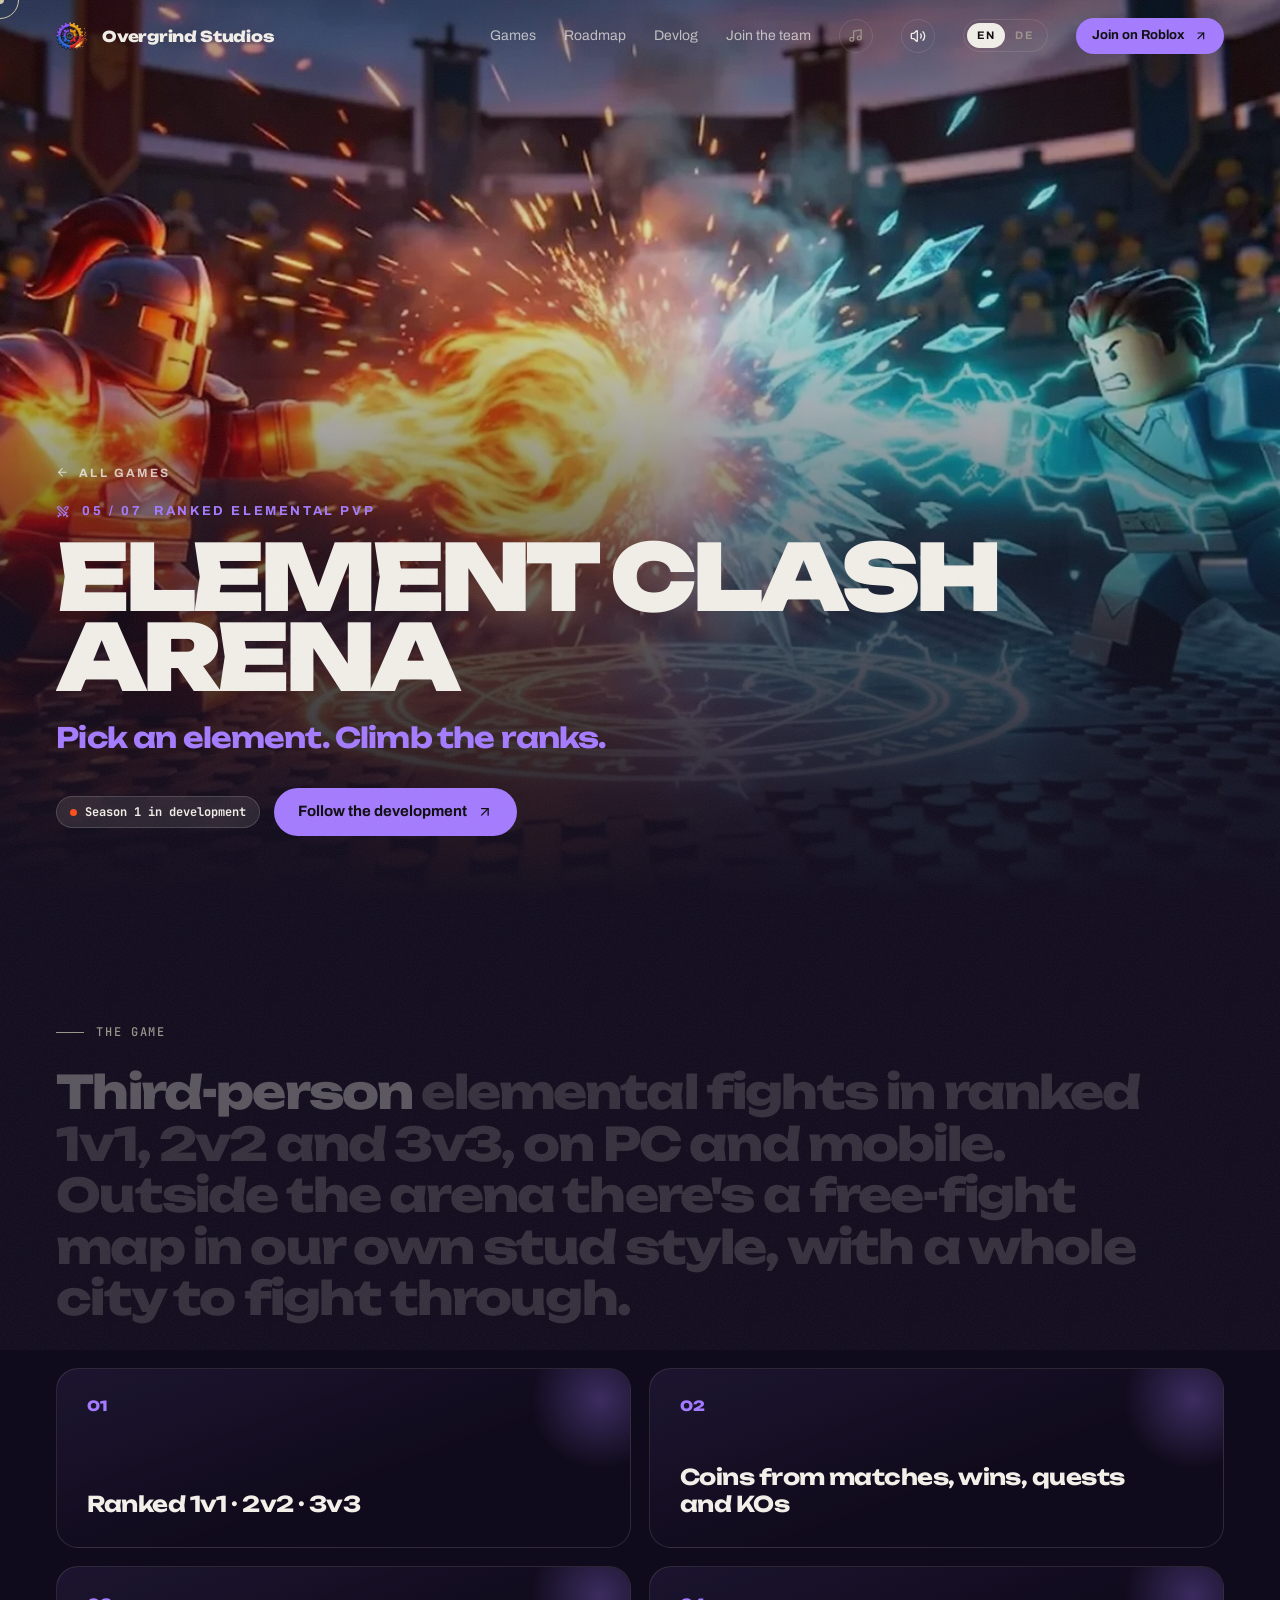
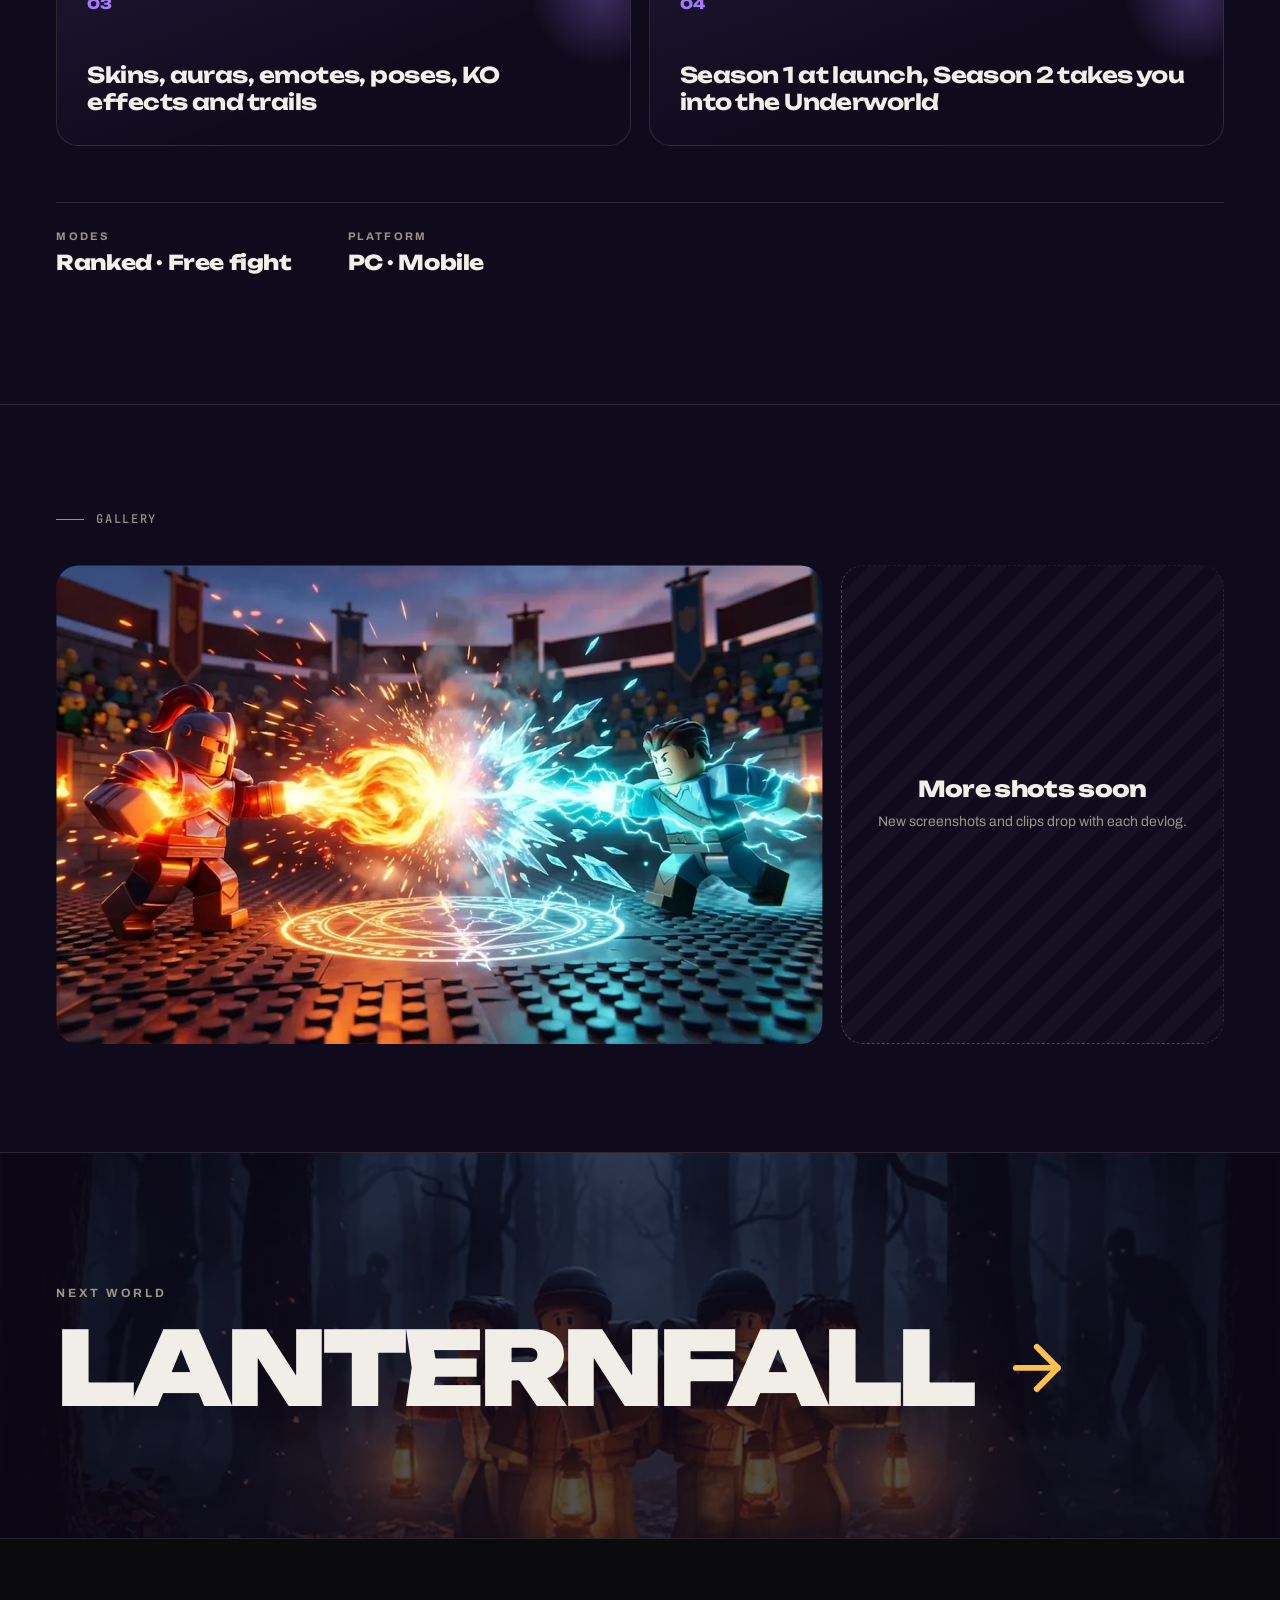
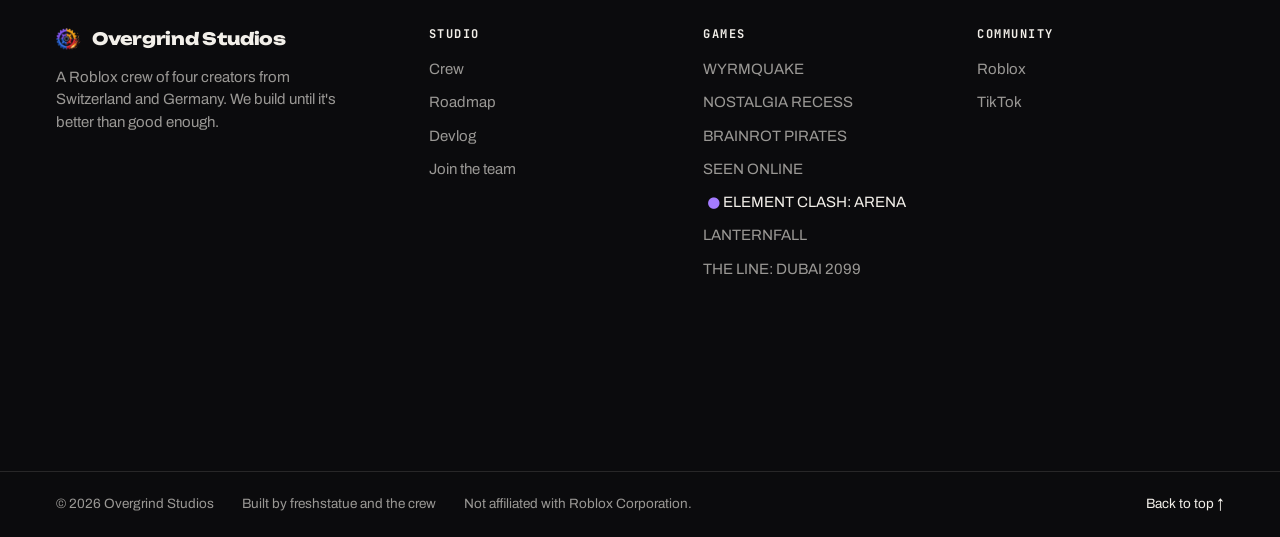
<file: games/clash/index.html>
<!DOCTYPE html>
<html lang="en">
<head>
<meta charset="utf-8">
<meta name="viewport" content="width=device-width, initial-scale=1">
<title>ELEMENT CLASH: ARENA · Overgrind Studios</title>
<meta name="description" content="Third-person elemental fights in ranked 1v1, 2v2 and 3v3, on PC and mobile. Outside the arena there&#x27;s a free-fight map in our own stud style, with a whole city to fight through.">
<meta name="theme-color" content="#100B1C">
<link rel="icon" type="image/png" href="../../icon.png">
<link rel="canonical" href="https://overgrindstudio.click/games/clash/">
<meta property="og:type" content="website">
<meta property="og:site_name" content="Overgrind Studios">
<meta property="og:title" content="ELEMENT CLASH: ARENA · Overgrind Studios">
<meta property="og:description" content="Pick an element. Climb the ranks.">
<meta property="og:url" content="https://overgrindstudio.click/games/clash/">
<meta property="og:image" content="https://overgrindstudio.click/assets/games/clash.jpg">
<meta name="twitter:card" content="summary_large_image">
<script type="application/ld+json">{"@context": "https://schema.org", "@type": "VideoGame", "name": "ELEMENT CLASH: ARENA", "genre": "Ranked elemental PvP", "description": "Third-person elemental fights in ranked 1v1, 2v2 and 3v3, on PC and mobile. Outside the arena there's a free-fight map in our own stud style, with a whole city to fight through.", "gamePlatform": "Roblox", "image": "https://overgrindstudio.click/assets/games/clash.jpg", "publisher": {"@type": "Organization", "name": "Overgrind Studios"}}</script>
<link rel="preload" href="../../assets/fonts/unbounded.woff2" as="font" type="font/woff2" crossorigin>
<link rel="preload" href="../../assets/fonts/archivo.woff2" as="font" type="font/woff2" crossorigin>
<link rel="stylesheet" href="../../assets/site.css?v=b741c971">
<style>:root{--bg:#100B1C;--accent:#A47BFF}</style>
</head>
<body class="game-page" data-key="clash">
<div class="grain" aria-hidden="true"></div>
<svg width="0" height="0" style="position:absolute" aria-hidden="true"><filter id="liquid" x="-10%" y="-10%" width="120%" height="120%"><feTurbulence id="liquid-t" type="fractalNoise" baseFrequency="0.012 0.03" numOctaves="2" seed="7"/><feDisplacementMap id="liquid-d" in="SourceGraphic" scale="0" xChannelSelector="R" yChannelSelector="G"/></filter></svg>
<div class="cur" aria-hidden="true"><div class="dot"></div><div class="ring"><span data-i18n="cur">VIEW</span></div></div>

<header class="nav">
  <div class="wrap">
    <a class="brand" href="../../" aria-label="Overgrind Studios home"><img class="og-logo" src="../../assets/logo/emblem-128.png" width="34" height="28" alt="" aria-hidden="true">Overgrind Studios</a>
    <nav class="links" aria-label="Main">
      <a href="../../#worlds" data-i18n="n.games">Games</a>
      <a href="../../#road" data-i18n="n.road">Roadmap</a>
      <a href="../../#devlog" data-i18n="n.devlog">Devlog</a>
      <a href="../../#apply" data-i18n="n.apply">Join the team</a>
      <button class="gs-badge" type="button" hidden aria-label="Golden studs found"><i class="gs-ico"></i><b>0/10</b></button>
      <button class="nav-music" type="button" aria-pressed="false" aria-label="Ambient music on or off" title="Music"><svg class="i" viewBox="0 0 24 24" aria-hidden="true"><path d="M9 18V5l12-2v13"/><circle cx="6" cy="18" r="3"/><circle cx="18" cy="16" r="3"/></svg><span class="eq" aria-hidden="true"><i></i><i></i><i></i></span></button>
      <button class="nav-mute" type="button" aria-pressed="true" aria-label="Sound on or off"><svg class="i" viewBox="0 0 24 24" aria-hidden="true"><path d="M11 4.7a.7.7 0 0 0-1.2-.5L6.4 7.6A1.4 1.4 0 0 1 5.4 8H3a1 1 0 0 0-1 1v6a1 1 0 0 0 1 1h2.4a1.4 1.4 0 0 1 1 .4l3.4 3.4a.7.7 0 0 0 1.2-.5z"/><path d="M16 9a5 5 0 0 1 0 6"/><path d="M19.4 18.4a9 9 0 0 0 0-12.8"/></svg><svg class="i" viewBox="0 0 24 24" aria-hidden="true"><path d="M11 4.7a.7.7 0 0 0-1.2-.5L6.4 7.6A1.4 1.4 0 0 1 5.4 8H3a1 1 0 0 0-1 1v6a1 1 0 0 0 1 1h2.4a1.4 1.4 0 0 1 1 .4l3.4 3.4a.7.7 0 0 0 1.2-.5z"/><line x1="22" x2="16" y1="9" y2="15"/><line x1="16" x2="22" y1="9" y2="15"/></svg></button>
      <div class="lang" role="group" aria-label="Language"><button data-lang="en" class="on">EN</button><button data-lang="de">DE</button></div>
      <a class="btn fire sm" href="https://www.roblox.com/communities/1068137339/Overgrind-Studios" target="_blank" rel="noopener"><span data-i18n="n.cta">Join on Roblox</span><svg class="i" viewBox="0 0 24 24" aria-hidden="true"><path d="M7 7h10v10"/><path d="M7 17 17 7"/></svg></a>
    </nav>
  </div>
</header>

<main id="top">
<section class="gp-hero">
  <div class="bgimg" aria-hidden="true"><img src="../../assets/games/clash.webp" alt=""></div>
  <div class="wrap">
    <a class="crumb" href="../../#worlds"><svg class="i" viewBox="0 0 24 24" aria-hidden="true"><path d="M5 12h14"/><path d="m12 5 7 7-7 7"/></svg><span data-i18n="gp.back">All games</span></a>
    <div class="gen"><svg class="i" viewBox="0 0 24 24" aria-hidden="true"><polyline points="14.5 17.5 3 6 3 3 6 3 17.5 14.5"/><line x1="13" x2="19" y1="19" y2="13"/><line x1="16" x2="20" y1="16" y2="20"/><line x1="19" x2="21" y1="21" y2="19"/><polyline points="14.5 6.5 18 3 21 3 21 6 17.5 9.5"/><line x1="5" x2="9" y1="14" y2="18"/><line x1="7" x2="4" y1="17" y2="20"/><line x1="3" x2="5" y1="19" y2="21"/></svg><span>05 / 07</span><span data-i18n="g.clash.genre">Ranked elemental PvP</span></div>
    <h1 style="--n:13"><span class="ln"><span>ELEMENT CLASH</span></span><span class="ln"><span>ARENA</span></span></h1>
    <p class="tg" data-i18n="g.clash.tag">Pick an element. Climb the ranks.</p>
    <div class="row">
      <span class="chip dev"><i></i><span data-i18n="g.clash.status">Season 1 in development</span></span>
      <a class="btn fire mag" href="https://www.roblox.com/communities/1068137339/Overgrind-Studios" target="_blank" rel="noopener"><span data-i18n="gp.follow">Follow the development</span><svg class="i" viewBox="0 0 24 24" aria-hidden="true"><path d="M7 7h10v10"/><path d="M7 17 17 7"/></svg></a>
    </div>
  </div>
</section>

<section class="pitch">
  <div class="wrap">
    <div class="kicker" data-i18n="gp.k1">The game</div>
    <p id="pitch" data-i18n="g.clash.desc">Third-person elemental fights in ranked 1v1, 2v2 and 3v3, on PC and mobile. Outside the arena there&#x27;s a free-fight map in our own stud style, with a whole city to fight through.</p>
    <div class="feat-grid"><div class="feat"><b>01</b><p data-i18n="g.clash.f0">Ranked 1v1 · 2v2 · 3v3</p></div><div class="feat"><b>02</b><p data-i18n="g.clash.f1">Coins from matches, wins, quests and KOs</p></div><div class="feat"><b>03</b><p data-i18n="g.clash.f2">Skins, auras, emotes, poses, KO effects and trails</p></div><div class="feat"><b>04</b><p data-i18n="g.clash.f3">Season 1 at launch, Season 2 takes you into the Underworld</p></div></div>
    <div class="facts-strip"><div><small data-i18n="g.clash.fl0">Modes</small><b data-i18n="g.clash.fv0">Ranked · Free fight</b></div><div><small data-i18n="g.clash.fl1">Platform</small><b data-i18n="g.clash.fv1">PC · Mobile</b></div></div>
  </div>
</section>

<section class="gallery">
  <div class="wrap">
    <div class="kicker" data-i18n="gp.k2">Gallery</div>
    <div class="gal">
      <figure data-cursor><img src="../../assets/games/clash.webp" srcset="../../assets/games/clash-800.webp 800w, ../../assets/games/clash.webp 1600w" sizes="(max-width: 860px) 92vw, 64vw" width="1600" height="900" alt="ELEMENT CLASH: ARENA key art" loading="lazy" decoding="async"></figure>
      <figure class="soon"><div><b data-i18n="gp.soon">More shots soon</b><span data-i18n="gp.soonp">New screenshots and clips drop with each devlog.</span></div></figure>
    </div>
  </div>
</section>

<a class="next" href="../lantern/" style="--next:#FFC34D">
  <div class="bgimg" aria-hidden="true"><img src="../../assets/games/lantern-800.webp" alt="" loading="lazy"></div>
  <div class="wrap"><small data-i18n="gp.next">Next world</small><b>LANTERNFALL<svg class="i" viewBox="0 0 24 24" aria-hidden="true"><path d="M5 12h14"/><path d="m12 5 7 7-7 7"/></svg></b></div>
</a>
</main>

<footer class="ft">
  <div class="wrap ft-top">
    <div class="ft-col ft-about">
      <span class="ft-brand"><img src="../../assets/logo/emblem-128.png" alt="" aria-hidden="true" width="26" height="22">Overgrind Studios</span>
      <p data-i18n="ft.about">A Roblox crew of four creators from Switzerland and Germany. We build until it's better than good enough.</p>
    </div>
    <nav class="ft-col" aria-label="Studio"><b data-i18n="ft.h1">Studio</b><a href="../../#crew" data-i18n="n.crew">Crew</a><a href="../../#road" data-i18n="n.road">Roadmap</a><a href="../../#devlog" data-i18n="n.devlog">Devlog</a><a href="../../#apply" data-i18n="n.apply">Join the team</a></nav>
    <nav class="ft-col" aria-label="Games"><b data-i18n="n.games">Games</b><a href="../wyrm/">WYRMQUAKE</a><a href="../recess/">NOSTALGIA RECESS</a><a href="../pirates/">BRAINROT PIRATES</a><a href="../seen/">SEEN ONLINE</a><a href="../clash/" aria-current="page">ELEMENT CLASH: ARENA</a><a href="../lantern/">LANTERNFALL</a><a href="../line/">THE LINE: DUBAI 2099</a></nav>
    <nav class="ft-col" aria-label="Community"><b data-i18n="ft.h3">Community</b><a href="https://www.roblox.com/communities/1068137339/Overgrind-Studios" target="_blank" rel="noopener">Roblox</a><a href="https://www.tiktok.com/@overgrindstudios" target="_blank" rel="noopener">TikTok</a></nav>
  </div>
  <div class="ft-mark" aria-hidden="true"><span>OVERGRIND</span></div>
  <div class="wrap ft-bot">
    <span>© 2026 Overgrind Studios</span>
    <span data-i18n="ft.1">Built by freshstatue and the crew</span>
    <span data-i18n="ft.2">Not affiliated with Roblox Corporation.</span>
    <a class="ft-up" href="#top"><span data-i18n="ft.up">Back to top</span> ↑</a>
  </div>
</footer>

<script src="../../vendor/gsap.min.js"></script>
<script src="../../vendor/ScrollTrigger.min.js"></script>
<script src="../../vendor/SplitText.min.js"></script>
<script src="../../vendor/lenis.min.js"></script>
<script>var DE = {"ld": "Lade sieben Welten", "cur": "ANSEHEN", "n.games": "Games", "n.road": "Roadmap", "n.studio": "Studio", "n.join": "Mitmachen", "n.cta": "Auf Roblox beitreten", "h.eyebrow": "Roblox-Gamestudio · seit 2026", "h.lede": "Vier Roblox-Creator, sieben Games in der Werkstatt. Jedes wird so lange gebaut, bis es <em>mehr</em> als nur gut genug ist.", "s.crew": "Die Crew", "cr.f": "Founder", "cr.d": "Developer", "h.c1": "Community beitreten", "h.c2": "Games ansehen", "h.scroll": "Scrollen", "f.1": "Games in Entwicklung", "f.2": "Creator in der Crew", "f.3": "eine Crew aus der Schweiz und Deutschland", "m.k": "Warum Overgrind", "m.t": "Wir veröffentlichen nicht die erste Version, die funktioniert. Sondern die, die wir selbst spielen würden: nach der Schule, nach der Arbeit, um zwei Uhr nachts. Das ist der Grind.", "w.t": "Sieben Welten.<br>Eine Crew.", "w.p": "Jedes Game hat seinen eigenen Look, eigene Regeln und ein eigenes Team. Scroll durch alle und lies unten die Details.", "w.end": "Und das ist erst der Anfang.", "w.endc": "Details lesen", "d.k": "Im Detail", "d.t": "Woran wir bauen", "l.k": "Frühe Konzepte", "l.t": "Noch im Labor", "l.chip": "Konzept", "r.k": "Roadmap", "r.t": "Was als Nächstes kommt", "r.1s": "Jetzt", "r.1h": "Sieben Games in der Werkstatt", "r.1p": "Jedes Projekt entsteht gerade in Roblox Studio.", "r.2s": "Als Nächstes", "r.2h": "Erste Playtests", "r.2p": "Nostalgia Recess: Test mit Freunden.", "r.2q": "SEEN ONLINE: private Beta.", "r.3s": "Winter 2026", "r.3h": "Erste Releases", "r.3p": "Wyrmquake peilt den Winter an.", "r.3q": "Nostalgia Recess bekommt nach dem Start wöchentliche Updates.", "r.4s": "Später", "r.4h": "Seasons und mehr", "r.4p": "Element Clash startet mit Season 1. Season 2 führt in die Unterwelt.", "r.note": "Pläne können sich ändern. Tritt der Community bei, dann erfährst du es zuerst.", "s.k": "Das Studio", "s.t": "Ein Label.<br>Viele Creator.", "s.p1": "Overgrind ist eine gemeinsame Roblox-Community. Verschiedene Creator veröffentlichen unter einem Namen und messen sich am gleichen Anspruch.", "s.p2": "Keine Copy-Paste-Games, keine ersten Entwürfe auf der Startseite. Jeder Release muss etwas sein, das wir selbst spielen würden.", "s.r1": "führt das Label", "s.r2": "leitet ein Game", "s.r3": "baut mit uns", "s.r4": "das bist du", "j.1": "Sei dabei vor", "j.2": "dem ersten Drop.", "j.p": "Tritt der Roblox-Community bei, damit du zuerst erfährst, wenn ein Game aufgeht, und folg uns auf TikTok für Devlogs und Clips.", "j.c1": "Auf Roblox beitreten", "n.devlog": "Devlog", "n.apply": "Ins Team", "d.more": "Zur Game-Seite", "v.k": "Devlog", "v.t": "Hinter dem Grind", "v.ep": "Folge 0", "v.h": "Das ist Overgrind", "v.p": "Wer wir sind, was wir bauen und warum es gleich sieben Games sind. Eine Minute, fünf Welten, ohne Füllstoff.", "v.c": "Mehr auf TikTok", "v.cr": "Stimme: ElevenLabs", "v.soon": "bald", "a.k": "Bau mit uns", "a.t": "Lust, mit uns zu grinden?", "a.p1": "Wir suchen immer Builder, Scripter, Modeler, UI- und VFX-Leute, denen Details genauso wichtig sind wie uns.", "a.p2": "Erzähl uns, wer du bist, und schick etwas, das du gebaut hast. Wir lesen jede Bewerbung.", "a.f1": "Dein Name", "a.f2": "Roblox-Benutzername", "a.f3": "Was du am besten kannst", "a.f4": "Portfolio oder Game-Link", "a.f5": "Ein paar Worte zu dir", "a.o": "Etwas anderes", "a.send": "Bewerbung senden", "a.note": "Öffnet dein Mailprogramm mit allem ausgefüllt. Auf dieser Seite wird nichts gespeichert.", "s.vid": "FreshStatue stellt Overgrind vor: wer wir sind, woher der Name kommt und wen wir suchen.", "gp.back": "Alle Games", "gp.follow": "Entwicklung verfolgen", "gp.k1": "Das Game", "gp.k2": "Galerie", "gp.soon": "Bald mehr Bilder", "gp.soonp": "Neue Screenshots und Clips kommen mit jedem Devlog.", "gp.next": "Nächste Welt", "ft.1": "Gebaut von freshstatue und der Crew", "ft.2": "Nicht mit der Roblox Corporation verbunden.", "g.wyrm.genre": "Drachen-Runner", "g.wyrm.tag": "Abtauchen. Zerschmettern. Aufsteigen.", "g.wyrm.status": "In Entwicklung · Ziel Winter 2026", "g.wyrm.desc": "Reite einen Drachen direkt in den Boden, grab dich durch die Erde und brich auf der anderen Seite wieder heraus. Alles, was im Weg steht, nimmst du mit. Alle 1000 Meter wählst du eine Karte, und manche davon sind ein Risiko.", "g.wyrm.f0": "Story „Der grosse Riss“ mit Overlord Quadrax und Reiterin Pip", "g.wyrm.f1": "Bosse mit Schwachpunkten, die du finden musst", "g.wyrm.f2": "Ein Hort, den du mit allem füllst, was du ausgräbst", "g.wyrm.f3": "Tägliche Strecke und Live-Rennen mit Liga", "g.wyrm.fl0": "Modus", "g.wyrm.fv0": "Solo · Live-Rennen", "g.wyrm.fl1": "Look", "g.wyrm.fv1": "Glänzender Cartoon", "g.recess.genre": "Schulhof-Multiplayer", "g.recess.tag": "Die Pause ist nie vorbei.", "g.recess.status": "Als Nächstes: Test mit Freunden", "g.recess.desc": "Fangen, Verstecken, Bärenhöhle: die Pausenspiele von 2005 bis 2017, zurück mit deinen Freunden auf einem grossen Schulhof. Jede Figur bekommt ihren eigenen Look.", "g.recess.f0": "Zum Start: Bärenhöhle, Verstecken und Fangen", "g.recess.f1": "Eine glänzende Cartoon-Welt, ganz ohne Noppen", "g.recess.f2": "Zuerst Englisch, dann Deutsch und Spanisch", "g.recess.f3": "Nach dem Release jede Woche Updates", "g.recess.fl0": "Spieler", "g.recess.fv0": "Multiplayer", "g.recess.fl1": "Für", "g.recess.fv1": "Kinder von 2005–2017", "g.pirates.genre": "Piraten-Abenteuer", "g.pirates.tag": "Erobere die Meere.", "g.pirates.status": "In Entwicklung", "g.pirates.desc": "Ein Ozean aus feinen Noppensteinen, mit grossen Wellen und weissem Schaum. Brainrot-Crews segeln aus der Brainrot Bay los, handeln, plündern und schwimmen, wohin sie wollen.", "g.pirates.f0": "Brainrot Bay: eine grosse Hafeninsel mit echten Läden", "g.pirates.f1": "Trash Tide West ist sicheres Wasser, Mistmouth Nord ist Raid-Gebiet", "g.pirates.f2": "Karibisches Tageslicht und Abende zur goldenen Stunde", "g.pirates.f3": "Eine Brainrot-Crew mit Glubschaugen, eher lustig als gruselig", "g.pirates.fl0": "Welt", "g.pirates.fv0": "Alles aus Noppen", "g.pirates.fl1": "Schwimmen", "g.pirates.fv1": "Frei, überall", "g.seen.genre": "Horror", "g.seen.tag": "Manche Fotos bleiben besser offline.", "g.seen.status": "Als Nächstes: private Beta", "g.seen.desc": "Du bist Archivar im weissen Laborkittel, mit einer Nummer auf dem Rücken. Deine Aufgabe: die Menschen finden, die aus alten Fotos verschwunden sind. Manche sind noch da draussen, und sie haben sich verändert.", "g.seen.f0": "Ein echt bedienbarer PC in der Lobby ist dein Weg in die Welten", "g.seen.f1": "Der Glockenmann, der Schwimmer und das Wesen im Feld", "g.seen.f2": "Auch fürs Spielen auf dem Handy gebaut", "g.seen.f3": "Robux nur für Kosmetik: Kittelfarben und Taschenlampenlicht", "g.seen.fl0": "Spieler", "g.seen.fv0": "Archivare im Team", "g.seen.fl1": "Plattform", "g.seen.fv1": "PC · Handy", "g.clash.genre": "Ranked-Elementkampf", "g.clash.tag": "Wähl dein Element. Steig im Rang.", "g.clash.status": "Season 1 in Entwicklung", "g.clash.desc": "Third-Person-Elementkämpfe im Ranked-Modus 1v1, 2v2 und 3v3, auf PC und Handy. Ausserhalb der Arena gibt es eine Free-Fight-Map im eigenen Noppen-Stil, mit einer ganzen Stadt zum Durchkämpfen.", "g.clash.f0": "Ranked 1v1 · 2v2 · 3v3", "g.clash.f1": "Coins für Matches, Siege, Quests und KOs", "g.clash.f2": "Skins, Auren, Emotes, Posen, KO-Effekte und Trails", "g.clash.f3": "Start mit Season 1, Season 2 führt in die Unterwelt", "g.clash.fl0": "Modi", "g.clash.fv0": "Ranked · Free Fight", "g.clash.fl1": "Plattform", "g.clash.fv1": "PC · Handy", "g.lantern.genre": "Koop-Survival-Horror", "g.lantern.tag": "Kommt gemeinsam durch die Dunkelheit.", "g.lantern.status": "In Entwicklung", "g.lantern.desc": "Ein Koop-Survival-Horror für dich und deine Freunde. Allein schafft es niemand durch die Dunkelheit, also bleibt besser zusammen.", "g.lantern.f0": "Von Anfang an für Koop gebaut", "g.lantern.f1": "Survival-Horror, Meilenstein für Meilenstein gebaut", "g.lantern.fl0": "Spieler", "g.lantern.fv0": "Koop", "g.lantern.fl1": "Genre", "g.lantern.fv1": "Survival-Horror", "g.line.genre": "Story-Sci-Fi", "g.line.tag": "Eine Stadt. Eine KI. Ein Weg nach oben.", "g.line.status": "In Entwicklung", "g.line.desc": "Dubai, 2099. Die Stadt ist eine einzige senkrechte Linie in der Wüste, gesteuert von einer KI namens MOTHERLINE. Du spielst Amir, einen Wartungstechniker, der seine Schwester Layla zurückholen will.", "g.line.f0": "Eine storybasierte Kampagne", "g.line.f1": "Realistische Grafik mit Reflexionen und Details überall", "g.line.f2": "Eine riesige Stadt mit Raum um Raum zum Erkunden", "g.line.fl0": "Held", "g.line.fv0": "Amir, Wartungstechniker", "g.line.fl1": "Gegner", "g.line.fv1": "MOTHERLINE", "lab.0": "Zahnarzt-Horror für Brainrot-Patienten.", "lab.1": "Käfig-Rätsel, ein Zirkusdirektor und Drohnen.", "n.crew": "Crew", "lu.r0": "Founder", "lu.r1": "Creator", "lu.r2": "Avatar lädt", "lu.r3": "Avatar lädt", "lu.you": "Du?", "lu.r4": "Freier Platz", "lu.k0": "Die Crew", "lu.t0": "Das sind<br>die Grinder.", "lu.p0": "Vier Devs aus der Schweiz und Deutschland. Beweg die Maus, sie schauen dir nach. Klick einen an und sag Hallo, tipp aufs Namensschild für seine Karte.", "lu.k1": "Founder", "lu.p1": "Führt das Label und baut die Games. Ja, er ist aus Marmor. Klick ihn an und schau, was passiert.", "lu.k2": "Creator", "lu.p2": "Noch kein Video, aber merk dir diesen Avatar. Die Krone kommt bald in deinen Feed.", "lu.k3": "Developer", "lu.p3": "Zwei weitere Devs aus der Crew. Ihre Avatare laden noch. Ihr Code nicht.", "lu.k4": "Freier Platz", "lu.t4": "Dieser Platz gehört dir.", "lu.p4": "Builder, Scripter, Modeler, Designer: Bühne frei.", "lu.c": "Jetzt bewerben", "lu.hint": "bewegen · klicken · hallo sagen", "lu.fit": "Game-Outfits", "dl.0": "Das ist Overgrind", "dlw.0": "1 Min.", "dl.1": "Wyrmquake-Devlog", "dlw.1": "bald", "ld.t": "Trete Overgrind bei", "ld.by": "von freshstatue und der Crew", "ld.tip": "Tipp: Auf dieser Seite sind 10 goldene Noppen versteckt.", "f.4": "Mitglieder in der Community", "n.build": "Builder", "tt.h": "Frisch von TikTok", "tt.p": "Unsere neusten Clips und Devlogs direkt von TikTok. Sie laden von tiktok.com, dabei kann TikTok Cookies setzen.", "tt.c": "TikTok-Videos laden", "b.k": "Avatar-Builder", "b.t": "Bau deinen<br>Grinder.", "b.p": "Wähl Farben, ein Gesicht und ein Game-Outfit. Lade deine Crew-Karte runter, teil sie oder schick sie mit deiner Bewerbung.", "b.hint": "ziehen zum Drehen · klicken für ein Emote", "b.skin": "Haut", "b.shirt": "Shirt", "b.pants": "Hose", "b.face": "Gesicht", "b.fit": "Game-Outfit", "b.name": "Name auf der Karte", "b.role": "Rolle", "b.dl": "Karte runterladen", "b.share": "Teilen", "b.apply": "Mit diesem Avatar bewerben", "gs.role": "Du hast jede goldene Noppe gefunden", "gs.r1": "Noppen", "gs.r2": "Status", "gs.r2v": "Zertifizierter Grinder", "gs.q": "„Echte Grinder schauen in jede Ecke.“", "up.0.t": "Die Games bekommen die grosse Bühne", "up.0.0": "Unser Logo ist jetzt ein echtes 3D-Zahnrad: Es baut sich im Intro zusammen, fliegt dich in die Seite und fährt beim Scrollen mit.", "up.0.1": "Alle sieben Games laufen jetzt als grosse Galerie: Beim Scrollen fahren sie eins nach dem anderen vorbei.", "up.0.2": "Überall neue Bewegung: Der Schriftzug baut sich auf, Überschriften steigen ein, die Roadmap zeichnet sich selbst und die Crew-Karten neigen sich zu deinem Cursor.", "up.0.3": "Beim ersten Besuch ein kurzes Noppen-Intro in den Crew-Farben.", "up.0.4": "Neuer Design-Schliff: Lichtkegel hinter der Crew, Crew-Karten als Poster, die sich beim Drüberfahren öffnen, eine neue Roadmap und ein Footer mit allen Games.", "up.1.t": "Neue Crew, neues Logo, neuer Film", "up.1.0": "excess und Gino wurden komplett neu gebaut, und FreshStatue ist jetzt echter Marmor mit goldenen Nähten. Klick sie oben an.", "up.1.1": "Unser eigenes Logo: ein Zahnrad aus Noppen in den vier Crew-Farben.", "up.1.2": "Neu im Devlog: ein Ein-Minuten-Film durch fünf unserer Welten und das ganze Studio-Video.", "up.2.t": "Ganze Crew, neuer Look", "up.2.0": "Alle vier Creator sind jetzt als ihre echten Roblox-Avatare auf der Seite: FreshStatue, Andrin, Gino und excess.", "up.2.1": "Neues weisses Design mit einer Farbe pro Creator.", "up.2.2": "Klick oben einen Creator an, und er reagiert.", "up.3.t": "Die Crew ist eingezogen", "up.3.0": "FreshStatue und Andrin sind jetzt überall auf der Seite unterwegs, vom Hero bis zum Footer.", "up.3.1": "Avatar-Builder: Bau deinen eigenen Grinder und lade deine Crew-Karte runter.", "up.3.2": "Irgendwo auf dieser Seite sind 10 goldene Noppen versteckt.", "up.4.t": "Studio-Video und Game-Outfits", "up.4.0": "FreshStatue stellt Overgrind im neuen Studio-Video vor.", "up.4.1": "Jedes Game hat sein eigenes Outfit für die Crew bekommen.", "lu.pose": "Pose", "lu.snap": "Foto machen", "lu.card": "Sammelkarte", "up.new": "NEU", "up.k": "Update-Log", "up.h": "Was ist neu", "up.p": "Was sich bei Overgrind zuletzt geändert hat.", "cr4.fs": "Führt das Label und baut die Games. Ja, er ist aus Marmor.", "cr4r.fs": "Founder", "cr4.andrin": "Schwarz und Rot, Krone obendrauf. Merk dir diesen Avatar, die Krone kommt bald in deinen Feed.", "cr4r.andrin": "Creator", "cr4.gino": "Schwarzer Hut, weisse Haare, ROCKSTAR-Jacke. Den findest du in jeder Lobby.", "cr4r.gino": "Creator", "cr4.excess": "Lila Pilotenbrille und eine Biene, die nie von seiner Seite weicht.", "cr4r.excess": "Creator", "w.hint": "weiter scrollen", "ft.about": "Eine Roblox-Crew aus vier Creatorn aus der Schweiz und Deutschland. Wir bauen, bis es mehr als nur gut genug ist.", "ft.h1": "Studio", "ft.h3": "Community", "ft.up": "Nach oben", "lb.crew": "Zur Crew", "lb.back": "Zurück", "jn.k": "Die Reise", "jn.p": "Scroll und flieg durch alle sieben Welten.", "jn.go": "Diese Welt betreten", "h.m1": "Roblox-Gamestudio", "h.m2": "Seit 2026", "h.hint": "klick einen Creator an", "lu.t0a": "Das sind", "lu.t0b": "die Grinder.", "cr.p": "Vier Creator aus der Schweiz und Deutschland, ein Label. Hier baut jeder mit, und jeder spielt, was wir veröffentlichen.", "w.ta": "Sieben Welten.", "w.tb": "Eine Crew.", "w.p2": "Jedes Game hat seinen eigenen Look, eigene Regeln und ein eigenes Team. Öffne eins und schau, woran wir bauen.", "r.ta": "Was als", "r.tb": "Nächstes kommt.", "v.ta": "Hinter dem", "v.tb": "Grind.", "s.st": "Ein Label, viele Creator. Wir veröffentlichen nicht die erste Version, die funktioniert. Sondern die, die wir selbst spielen würden: nach der Schule, nach der Arbeit, um zwei Uhr nachts.", "a.ta": "Lust, mit uns", "a.tb": "zu grinden?"};</script>
<script src="../../game.js?v=b741c971"></script>
<script src="../../portal.js?v=b741c971"></script>
<script type="module" src="../../brickword.js?v=b741c971"></script>
<script type="module" src="../../extras.js"></script>
<script data-goatcounter="https://overgrind.goatcounter.com/count" async src="https://gc.zgo.at/count.js"></script>
</body>
</html>
</file>
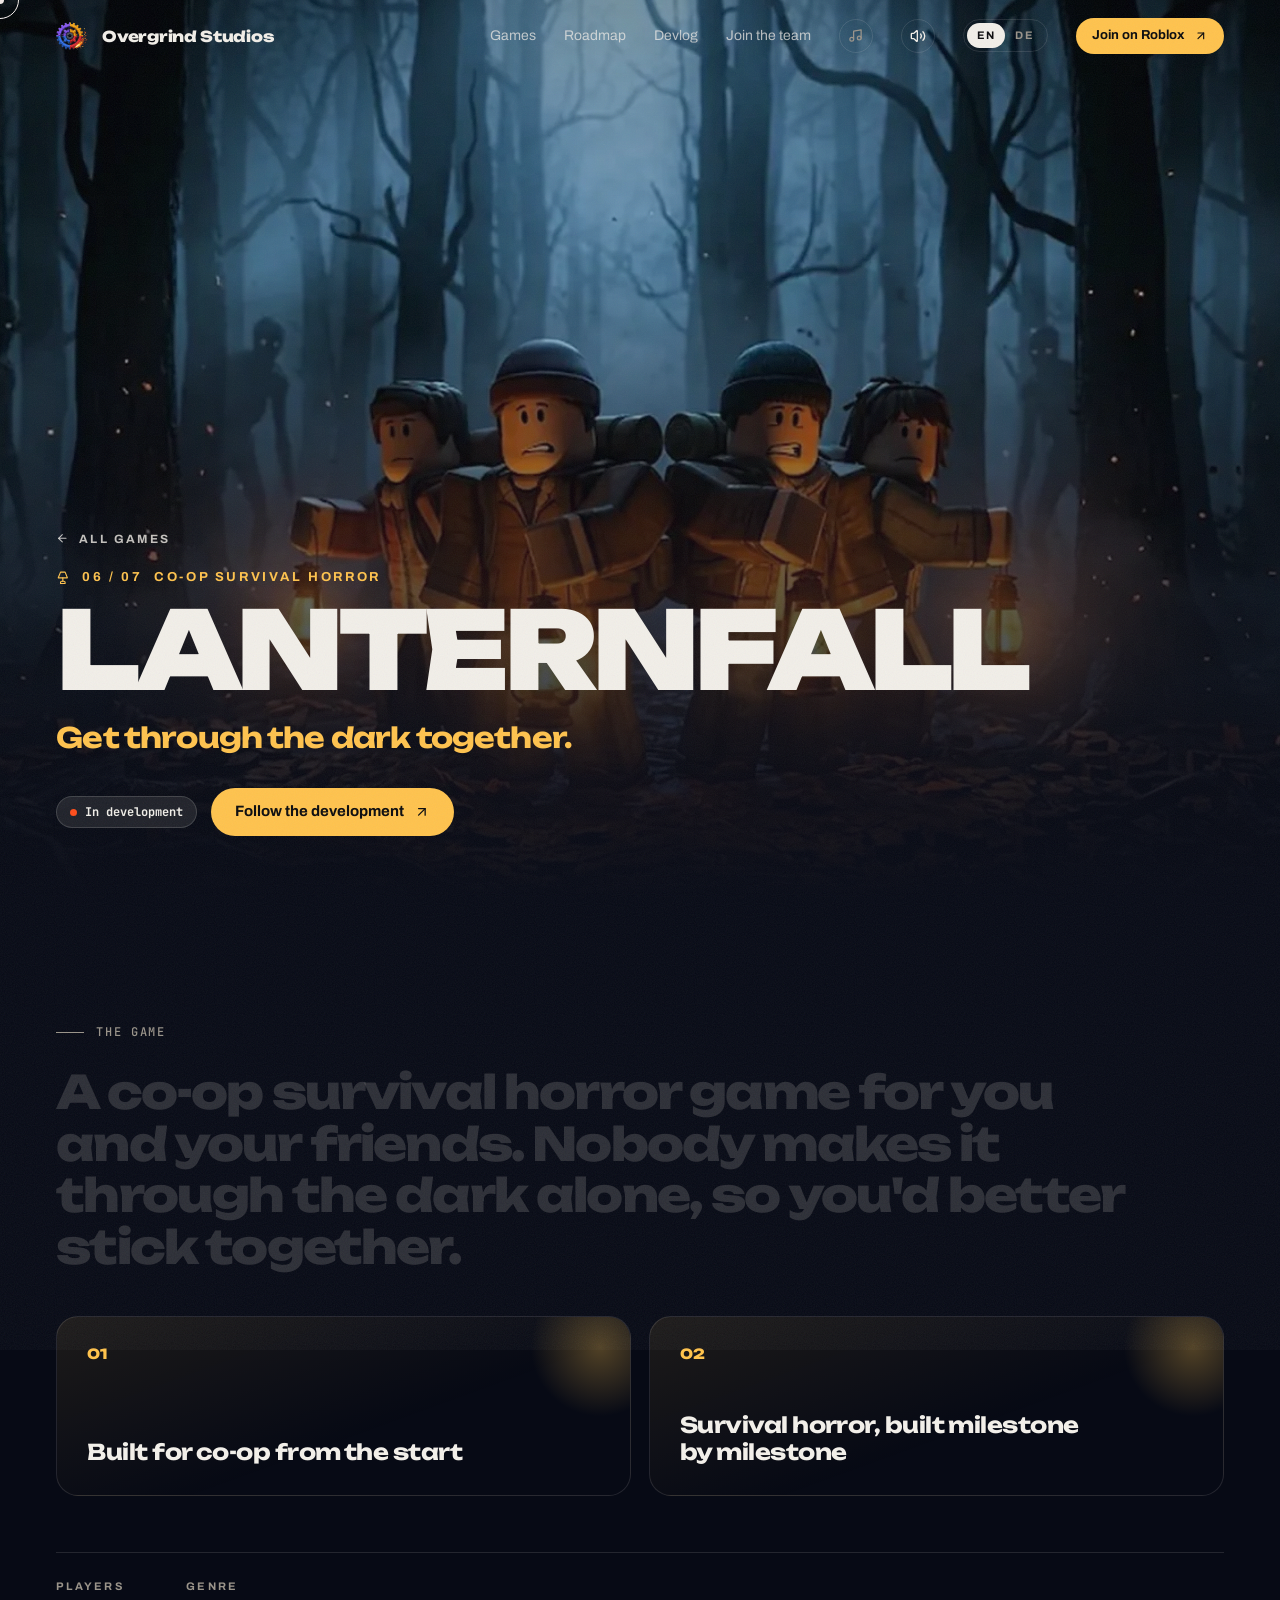
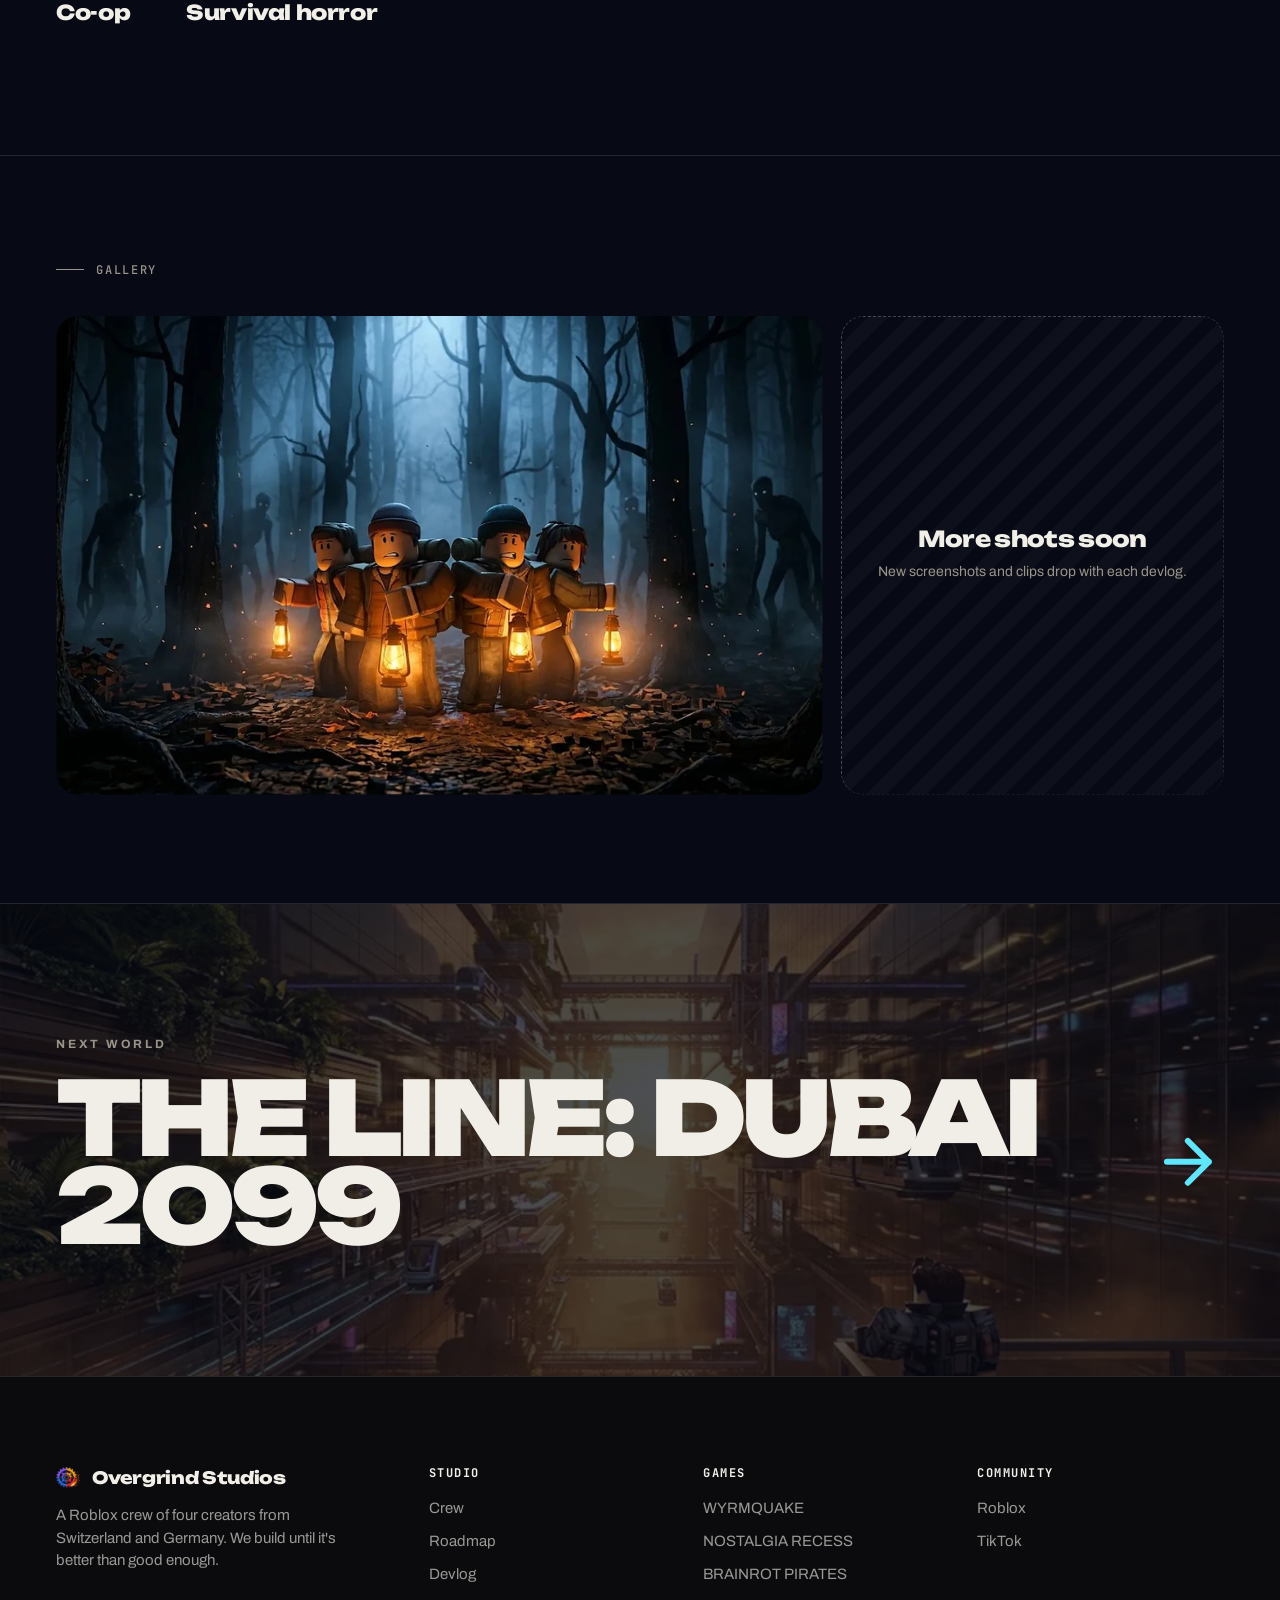
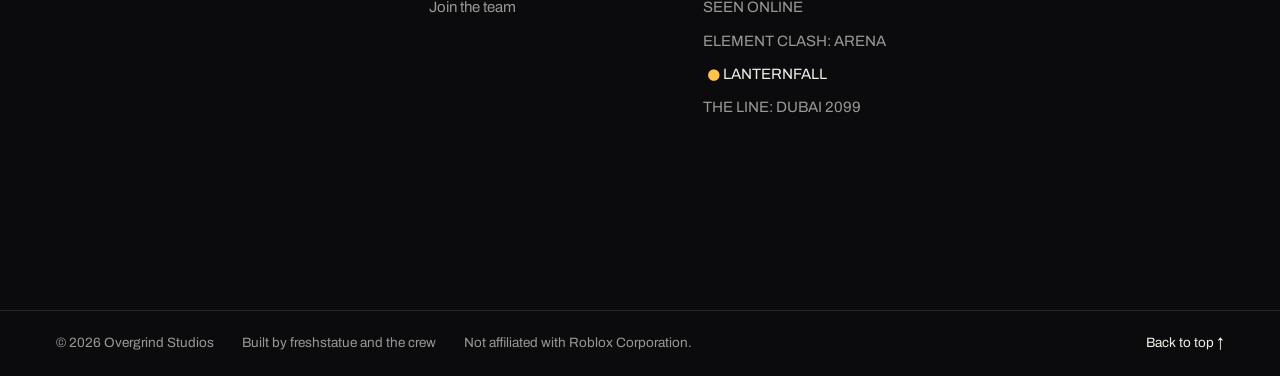
<file: games/lantern/index.html>
<!DOCTYPE html>
<html lang="en">
<head>
<meta charset="utf-8">
<meta name="viewport" content="width=device-width, initial-scale=1">
<title>LANTERNFALL · Overgrind Studios</title>
<meta name="description" content="A co-op survival horror game for you and your friends. Nobody makes it through the dark alone, so you&#x27;d better stick together.">
<meta name="theme-color" content="#070A15">
<link rel="icon" type="image/png" href="../../icon.png">
<link rel="canonical" href="https://overgrindstudio.click/games/lantern/">
<meta property="og:type" content="website">
<meta property="og:site_name" content="Overgrind Studios">
<meta property="og:title" content="LANTERNFALL · Overgrind Studios">
<meta property="og:description" content="Get through the dark together.">
<meta property="og:url" content="https://overgrindstudio.click/games/lantern/">
<meta property="og:image" content="https://overgrindstudio.click/assets/games/lantern.jpg">
<meta name="twitter:card" content="summary_large_image">
<script type="application/ld+json">{"@context": "https://schema.org", "@type": "VideoGame", "name": "LANTERNFALL", "genre": "Co-op survival horror", "description": "A co-op survival horror game for you and your friends. Nobody makes it through the dark alone, so you'd better stick together.", "gamePlatform": "Roblox", "image": "https://overgrindstudio.click/assets/games/lantern.jpg", "publisher": {"@type": "Organization", "name": "Overgrind Studios"}}</script>
<link rel="preload" href="../../assets/fonts/unbounded.woff2" as="font" type="font/woff2" crossorigin>
<link rel="preload" href="../../assets/fonts/archivo.woff2" as="font" type="font/woff2" crossorigin>
<link rel="stylesheet" href="../../assets/site.css?v=b741c971">
<style>:root{--bg:#070A15;--accent:#FFC34D}</style>
</head>
<body class="game-page" data-key="lantern">
<div class="grain" aria-hidden="true"></div>
<svg width="0" height="0" style="position:absolute" aria-hidden="true"><filter id="liquid" x="-10%" y="-10%" width="120%" height="120%"><feTurbulence id="liquid-t" type="fractalNoise" baseFrequency="0.012 0.03" numOctaves="2" seed="7"/><feDisplacementMap id="liquid-d" in="SourceGraphic" scale="0" xChannelSelector="R" yChannelSelector="G"/></filter></svg>
<div class="cur" aria-hidden="true"><div class="dot"></div><div class="ring"><span data-i18n="cur">VIEW</span></div></div>

<header class="nav">
  <div class="wrap">
    <a class="brand" href="../../" aria-label="Overgrind Studios home"><img class="og-logo" src="../../assets/logo/emblem-128.png" width="34" height="28" alt="" aria-hidden="true">Overgrind Studios</a>
    <nav class="links" aria-label="Main">
      <a href="../../#worlds" data-i18n="n.games">Games</a>
      <a href="../../#road" data-i18n="n.road">Roadmap</a>
      <a href="../../#devlog" data-i18n="n.devlog">Devlog</a>
      <a href="../../#apply" data-i18n="n.apply">Join the team</a>
      <button class="gs-badge" type="button" hidden aria-label="Golden studs found"><i class="gs-ico"></i><b>0/10</b></button>
      <button class="nav-music" type="button" aria-pressed="false" aria-label="Ambient music on or off" title="Music"><svg class="i" viewBox="0 0 24 24" aria-hidden="true"><path d="M9 18V5l12-2v13"/><circle cx="6" cy="18" r="3"/><circle cx="18" cy="16" r="3"/></svg><span class="eq" aria-hidden="true"><i></i><i></i><i></i></span></button>
      <button class="nav-mute" type="button" aria-pressed="true" aria-label="Sound on or off"><svg class="i" viewBox="0 0 24 24" aria-hidden="true"><path d="M11 4.7a.7.7 0 0 0-1.2-.5L6.4 7.6A1.4 1.4 0 0 1 5.4 8H3a1 1 0 0 0-1 1v6a1 1 0 0 0 1 1h2.4a1.4 1.4 0 0 1 1 .4l3.4 3.4a.7.7 0 0 0 1.2-.5z"/><path d="M16 9a5 5 0 0 1 0 6"/><path d="M19.4 18.4a9 9 0 0 0 0-12.8"/></svg><svg class="i" viewBox="0 0 24 24" aria-hidden="true"><path d="M11 4.7a.7.7 0 0 0-1.2-.5L6.4 7.6A1.4 1.4 0 0 1 5.4 8H3a1 1 0 0 0-1 1v6a1 1 0 0 0 1 1h2.4a1.4 1.4 0 0 1 1 .4l3.4 3.4a.7.7 0 0 0 1.2-.5z"/><line x1="22" x2="16" y1="9" y2="15"/><line x1="16" x2="22" y1="9" y2="15"/></svg></button>
      <div class="lang" role="group" aria-label="Language"><button data-lang="en" class="on">EN</button><button data-lang="de">DE</button></div>
      <a class="btn fire sm" href="https://www.roblox.com/communities/1068137339/Overgrind-Studios" target="_blank" rel="noopener"><span data-i18n="n.cta">Join on Roblox</span><svg class="i" viewBox="0 0 24 24" aria-hidden="true"><path d="M7 7h10v10"/><path d="M7 17 17 7"/></svg></a>
    </nav>
  </div>
</header>

<main id="top">
<section class="gp-hero">
  <div class="bgimg" aria-hidden="true"><img src="../../assets/games/lantern.webp" alt=""></div>
  <div class="wrap">
    <a class="crumb" href="../../#worlds"><svg class="i" viewBox="0 0 24 24" aria-hidden="true"><path d="M5 12h14"/><path d="m12 5 7 7-7 7"/></svg><span data-i18n="gp.back">All games</span></a>
    <div class="gen"><svg class="i" viewBox="0 0 24 24" aria-hidden="true"><path d="M8 2h8l4 10H4L8 2Z"/><path d="M12 12v6"/><path d="M8 22v-2c0-1.1.9-2 2-2h4a2 2 0 0 1 2 2v2H8Z"/></svg><span>06 / 07</span><span data-i18n="g.lantern.genre">Co-op survival horror</span></div>
    <h1 style="--n:11"><span class="ln"><span>LANTERNFALL</span></span></h1>
    <p class="tg" data-i18n="g.lantern.tag">Get through the dark together.</p>
    <div class="row">
      <span class="chip dev"><i></i><span data-i18n="g.lantern.status">In development</span></span>
      <a class="btn fire mag" href="https://www.roblox.com/communities/1068137339/Overgrind-Studios" target="_blank" rel="noopener"><span data-i18n="gp.follow">Follow the development</span><svg class="i" viewBox="0 0 24 24" aria-hidden="true"><path d="M7 7h10v10"/><path d="M7 17 17 7"/></svg></a>
    </div>
  </div>
</section>

<section class="pitch">
  <div class="wrap">
    <div class="kicker" data-i18n="gp.k1">The game</div>
    <p id="pitch" data-i18n="g.lantern.desc">A co-op survival horror game for you and your friends. Nobody makes it through the dark alone, so you&#x27;d better stick together.</p>
    <div class="feat-grid"><div class="feat"><b>01</b><p data-i18n="g.lantern.f0">Built for co-op from the start</p></div><div class="feat"><b>02</b><p data-i18n="g.lantern.f1">Survival horror, built milestone by milestone</p></div></div>
    <div class="facts-strip"><div><small data-i18n="g.lantern.fl0">Players</small><b data-i18n="g.lantern.fv0">Co-op</b></div><div><small data-i18n="g.lantern.fl1">Genre</small><b data-i18n="g.lantern.fv1">Survival horror</b></div></div>
  </div>
</section>

<section class="gallery">
  <div class="wrap">
    <div class="kicker" data-i18n="gp.k2">Gallery</div>
    <div class="gal">
      <figure data-cursor><img src="../../assets/games/lantern.webp" srcset="../../assets/games/lantern-800.webp 800w, ../../assets/games/lantern.webp 1600w" sizes="(max-width: 860px) 92vw, 64vw" width="1600" height="900" alt="LANTERNFALL key art" loading="lazy" decoding="async"></figure>
      <figure class="soon"><div><b data-i18n="gp.soon">More shots soon</b><span data-i18n="gp.soonp">New screenshots and clips drop with each devlog.</span></div></figure>
    </div>
  </div>
</section>

<a class="next" href="../line/" style="--next:#5EE7FF">
  <div class="bgimg" aria-hidden="true"><img src="../../assets/games/line-800.webp" alt="" loading="lazy"></div>
  <div class="wrap"><small data-i18n="gp.next">Next world</small><b>THE LINE: DUBAI 2099<svg class="i" viewBox="0 0 24 24" aria-hidden="true"><path d="M5 12h14"/><path d="m12 5 7 7-7 7"/></svg></b></div>
</a>
</main>

<footer class="ft">
  <div class="wrap ft-top">
    <div class="ft-col ft-about">
      <span class="ft-brand"><img src="../../assets/logo/emblem-128.png" alt="" aria-hidden="true" width="26" height="22">Overgrind Studios</span>
      <p data-i18n="ft.about">A Roblox crew of four creators from Switzerland and Germany. We build until it's better than good enough.</p>
    </div>
    <nav class="ft-col" aria-label="Studio"><b data-i18n="ft.h1">Studio</b><a href="../../#crew" data-i18n="n.crew">Crew</a><a href="../../#road" data-i18n="n.road">Roadmap</a><a href="../../#devlog" data-i18n="n.devlog">Devlog</a><a href="../../#apply" data-i18n="n.apply">Join the team</a></nav>
    <nav class="ft-col" aria-label="Games"><b data-i18n="n.games">Games</b><a href="../wyrm/">WYRMQUAKE</a><a href="../recess/">NOSTALGIA RECESS</a><a href="../pirates/">BRAINROT PIRATES</a><a href="../seen/">SEEN ONLINE</a><a href="../clash/">ELEMENT CLASH: ARENA</a><a href="../lantern/" aria-current="page">LANTERNFALL</a><a href="../line/">THE LINE: DUBAI 2099</a></nav>
    <nav class="ft-col" aria-label="Community"><b data-i18n="ft.h3">Community</b><a href="https://www.roblox.com/communities/1068137339/Overgrind-Studios" target="_blank" rel="noopener">Roblox</a><a href="https://www.tiktok.com/@overgrindstudios" target="_blank" rel="noopener">TikTok</a></nav>
  </div>
  <div class="ft-mark" aria-hidden="true"><span>OVERGRIND</span></div>
  <div class="wrap ft-bot">
    <span>© 2026 Overgrind Studios</span>
    <span data-i18n="ft.1">Built by freshstatue and the crew</span>
    <span data-i18n="ft.2">Not affiliated with Roblox Corporation.</span>
    <a class="ft-up" href="#top"><span data-i18n="ft.up">Back to top</span> ↑</a>
  </div>
</footer>

<script src="../../vendor/gsap.min.js"></script>
<script src="../../vendor/ScrollTrigger.min.js"></script>
<script src="../../vendor/SplitText.min.js"></script>
<script src="../../vendor/lenis.min.js"></script>
<script>var DE = {"ld": "Lade sieben Welten", "cur": "ANSEHEN", "n.games": "Games", "n.road": "Roadmap", "n.studio": "Studio", "n.join": "Mitmachen", "n.cta": "Auf Roblox beitreten", "h.eyebrow": "Roblox-Gamestudio · seit 2026", "h.lede": "Vier Roblox-Creator, sieben Games in der Werkstatt. Jedes wird so lange gebaut, bis es <em>mehr</em> als nur gut genug ist.", "s.crew": "Die Crew", "cr.f": "Founder", "cr.d": "Developer", "h.c1": "Community beitreten", "h.c2": "Games ansehen", "h.scroll": "Scrollen", "f.1": "Games in Entwicklung", "f.2": "Creator in der Crew", "f.3": "eine Crew aus der Schweiz und Deutschland", "m.k": "Warum Overgrind", "m.t": "Wir veröffentlichen nicht die erste Version, die funktioniert. Sondern die, die wir selbst spielen würden: nach der Schule, nach der Arbeit, um zwei Uhr nachts. Das ist der Grind.", "w.t": "Sieben Welten.<br>Eine Crew.", "w.p": "Jedes Game hat seinen eigenen Look, eigene Regeln und ein eigenes Team. Scroll durch alle und lies unten die Details.", "w.end": "Und das ist erst der Anfang.", "w.endc": "Details lesen", "d.k": "Im Detail", "d.t": "Woran wir bauen", "l.k": "Frühe Konzepte", "l.t": "Noch im Labor", "l.chip": "Konzept", "r.k": "Roadmap", "r.t": "Was als Nächstes kommt", "r.1s": "Jetzt", "r.1h": "Sieben Games in der Werkstatt", "r.1p": "Jedes Projekt entsteht gerade in Roblox Studio.", "r.2s": "Als Nächstes", "r.2h": "Erste Playtests", "r.2p": "Nostalgia Recess: Test mit Freunden.", "r.2q": "SEEN ONLINE: private Beta.", "r.3s": "Winter 2026", "r.3h": "Erste Releases", "r.3p": "Wyrmquake peilt den Winter an.", "r.3q": "Nostalgia Recess bekommt nach dem Start wöchentliche Updates.", "r.4s": "Später", "r.4h": "Seasons und mehr", "r.4p": "Element Clash startet mit Season 1. Season 2 führt in die Unterwelt.", "r.note": "Pläne können sich ändern. Tritt der Community bei, dann erfährst du es zuerst.", "s.k": "Das Studio", "s.t": "Ein Label.<br>Viele Creator.", "s.p1": "Overgrind ist eine gemeinsame Roblox-Community. Verschiedene Creator veröffentlichen unter einem Namen und messen sich am gleichen Anspruch.", "s.p2": "Keine Copy-Paste-Games, keine ersten Entwürfe auf der Startseite. Jeder Release muss etwas sein, das wir selbst spielen würden.", "s.r1": "führt das Label", "s.r2": "leitet ein Game", "s.r3": "baut mit uns", "s.r4": "das bist du", "j.1": "Sei dabei vor", "j.2": "dem ersten Drop.", "j.p": "Tritt der Roblox-Community bei, damit du zuerst erfährst, wenn ein Game aufgeht, und folg uns auf TikTok für Devlogs und Clips.", "j.c1": "Auf Roblox beitreten", "n.devlog": "Devlog", "n.apply": "Ins Team", "d.more": "Zur Game-Seite", "v.k": "Devlog", "v.t": "Hinter dem Grind", "v.ep": "Folge 0", "v.h": "Das ist Overgrind", "v.p": "Wer wir sind, was wir bauen und warum es gleich sieben Games sind. Eine Minute, fünf Welten, ohne Füllstoff.", "v.c": "Mehr auf TikTok", "v.cr": "Stimme: ElevenLabs", "v.soon": "bald", "a.k": "Bau mit uns", "a.t": "Lust, mit uns zu grinden?", "a.p1": "Wir suchen immer Builder, Scripter, Modeler, UI- und VFX-Leute, denen Details genauso wichtig sind wie uns.", "a.p2": "Erzähl uns, wer du bist, und schick etwas, das du gebaut hast. Wir lesen jede Bewerbung.", "a.f1": "Dein Name", "a.f2": "Roblox-Benutzername", "a.f3": "Was du am besten kannst", "a.f4": "Portfolio oder Game-Link", "a.f5": "Ein paar Worte zu dir", "a.o": "Etwas anderes", "a.send": "Bewerbung senden", "a.note": "Öffnet dein Mailprogramm mit allem ausgefüllt. Auf dieser Seite wird nichts gespeichert.", "s.vid": "FreshStatue stellt Overgrind vor: wer wir sind, woher der Name kommt und wen wir suchen.", "gp.back": "Alle Games", "gp.follow": "Entwicklung verfolgen", "gp.k1": "Das Game", "gp.k2": "Galerie", "gp.soon": "Bald mehr Bilder", "gp.soonp": "Neue Screenshots und Clips kommen mit jedem Devlog.", "gp.next": "Nächste Welt", "ft.1": "Gebaut von freshstatue und der Crew", "ft.2": "Nicht mit der Roblox Corporation verbunden.", "g.wyrm.genre": "Drachen-Runner", "g.wyrm.tag": "Abtauchen. Zerschmettern. Aufsteigen.", "g.wyrm.status": "In Entwicklung · Ziel Winter 2026", "g.wyrm.desc": "Reite einen Drachen direkt in den Boden, grab dich durch die Erde und brich auf der anderen Seite wieder heraus. Alles, was im Weg steht, nimmst du mit. Alle 1000 Meter wählst du eine Karte, und manche davon sind ein Risiko.", "g.wyrm.f0": "Story „Der grosse Riss“ mit Overlord Quadrax und Reiterin Pip", "g.wyrm.f1": "Bosse mit Schwachpunkten, die du finden musst", "g.wyrm.f2": "Ein Hort, den du mit allem füllst, was du ausgräbst", "g.wyrm.f3": "Tägliche Strecke und Live-Rennen mit Liga", "g.wyrm.fl0": "Modus", "g.wyrm.fv0": "Solo · Live-Rennen", "g.wyrm.fl1": "Look", "g.wyrm.fv1": "Glänzender Cartoon", "g.recess.genre": "Schulhof-Multiplayer", "g.recess.tag": "Die Pause ist nie vorbei.", "g.recess.status": "Als Nächstes: Test mit Freunden", "g.recess.desc": "Fangen, Verstecken, Bärenhöhle: die Pausenspiele von 2005 bis 2017, zurück mit deinen Freunden auf einem grossen Schulhof. Jede Figur bekommt ihren eigenen Look.", "g.recess.f0": "Zum Start: Bärenhöhle, Verstecken und Fangen", "g.recess.f1": "Eine glänzende Cartoon-Welt, ganz ohne Noppen", "g.recess.f2": "Zuerst Englisch, dann Deutsch und Spanisch", "g.recess.f3": "Nach dem Release jede Woche Updates", "g.recess.fl0": "Spieler", "g.recess.fv0": "Multiplayer", "g.recess.fl1": "Für", "g.recess.fv1": "Kinder von 2005–2017", "g.pirates.genre": "Piraten-Abenteuer", "g.pirates.tag": "Erobere die Meere.", "g.pirates.status": "In Entwicklung", "g.pirates.desc": "Ein Ozean aus feinen Noppensteinen, mit grossen Wellen und weissem Schaum. Brainrot-Crews segeln aus der Brainrot Bay los, handeln, plündern und schwimmen, wohin sie wollen.", "g.pirates.f0": "Brainrot Bay: eine grosse Hafeninsel mit echten Läden", "g.pirates.f1": "Trash Tide West ist sicheres Wasser, Mistmouth Nord ist Raid-Gebiet", "g.pirates.f2": "Karibisches Tageslicht und Abende zur goldenen Stunde", "g.pirates.f3": "Eine Brainrot-Crew mit Glubschaugen, eher lustig als gruselig", "g.pirates.fl0": "Welt", "g.pirates.fv0": "Alles aus Noppen", "g.pirates.fl1": "Schwimmen", "g.pirates.fv1": "Frei, überall", "g.seen.genre": "Horror", "g.seen.tag": "Manche Fotos bleiben besser offline.", "g.seen.status": "Als Nächstes: private Beta", "g.seen.desc": "Du bist Archivar im weissen Laborkittel, mit einer Nummer auf dem Rücken. Deine Aufgabe: die Menschen finden, die aus alten Fotos verschwunden sind. Manche sind noch da draussen, und sie haben sich verändert.", "g.seen.f0": "Ein echt bedienbarer PC in der Lobby ist dein Weg in die Welten", "g.seen.f1": "Der Glockenmann, der Schwimmer und das Wesen im Feld", "g.seen.f2": "Auch fürs Spielen auf dem Handy gebaut", "g.seen.f3": "Robux nur für Kosmetik: Kittelfarben und Taschenlampenlicht", "g.seen.fl0": "Spieler", "g.seen.fv0": "Archivare im Team", "g.seen.fl1": "Plattform", "g.seen.fv1": "PC · Handy", "g.clash.genre": "Ranked-Elementkampf", "g.clash.tag": "Wähl dein Element. Steig im Rang.", "g.clash.status": "Season 1 in Entwicklung", "g.clash.desc": "Third-Person-Elementkämpfe im Ranked-Modus 1v1, 2v2 und 3v3, auf PC und Handy. Ausserhalb der Arena gibt es eine Free-Fight-Map im eigenen Noppen-Stil, mit einer ganzen Stadt zum Durchkämpfen.", "g.clash.f0": "Ranked 1v1 · 2v2 · 3v3", "g.clash.f1": "Coins für Matches, Siege, Quests und KOs", "g.clash.f2": "Skins, Auren, Emotes, Posen, KO-Effekte und Trails", "g.clash.f3": "Start mit Season 1, Season 2 führt in die Unterwelt", "g.clash.fl0": "Modi", "g.clash.fv0": "Ranked · Free Fight", "g.clash.fl1": "Plattform", "g.clash.fv1": "PC · Handy", "g.lantern.genre": "Koop-Survival-Horror", "g.lantern.tag": "Kommt gemeinsam durch die Dunkelheit.", "g.lantern.status": "In Entwicklung", "g.lantern.desc": "Ein Koop-Survival-Horror für dich und deine Freunde. Allein schafft es niemand durch die Dunkelheit, also bleibt besser zusammen.", "g.lantern.f0": "Von Anfang an für Koop gebaut", "g.lantern.f1": "Survival-Horror, Meilenstein für Meilenstein gebaut", "g.lantern.fl0": "Spieler", "g.lantern.fv0": "Koop", "g.lantern.fl1": "Genre", "g.lantern.fv1": "Survival-Horror", "g.line.genre": "Story-Sci-Fi", "g.line.tag": "Eine Stadt. Eine KI. Ein Weg nach oben.", "g.line.status": "In Entwicklung", "g.line.desc": "Dubai, 2099. Die Stadt ist eine einzige senkrechte Linie in der Wüste, gesteuert von einer KI namens MOTHERLINE. Du spielst Amir, einen Wartungstechniker, der seine Schwester Layla zurückholen will.", "g.line.f0": "Eine storybasierte Kampagne", "g.line.f1": "Realistische Grafik mit Reflexionen und Details überall", "g.line.f2": "Eine riesige Stadt mit Raum um Raum zum Erkunden", "g.line.fl0": "Held", "g.line.fv0": "Amir, Wartungstechniker", "g.line.fl1": "Gegner", "g.line.fv1": "MOTHERLINE", "lab.0": "Zahnarzt-Horror für Brainrot-Patienten.", "lab.1": "Käfig-Rätsel, ein Zirkusdirektor und Drohnen.", "n.crew": "Crew", "lu.r0": "Founder", "lu.r1": "Creator", "lu.r2": "Avatar lädt", "lu.r3": "Avatar lädt", "lu.you": "Du?", "lu.r4": "Freier Platz", "lu.k0": "Die Crew", "lu.t0": "Das sind<br>die Grinder.", "lu.p0": "Vier Devs aus der Schweiz und Deutschland. Beweg die Maus, sie schauen dir nach. Klick einen an und sag Hallo, tipp aufs Namensschild für seine Karte.", "lu.k1": "Founder", "lu.p1": "Führt das Label und baut die Games. Ja, er ist aus Marmor. Klick ihn an und schau, was passiert.", "lu.k2": "Creator", "lu.p2": "Noch kein Video, aber merk dir diesen Avatar. Die Krone kommt bald in deinen Feed.", "lu.k3": "Developer", "lu.p3": "Zwei weitere Devs aus der Crew. Ihre Avatare laden noch. Ihr Code nicht.", "lu.k4": "Freier Platz", "lu.t4": "Dieser Platz gehört dir.", "lu.p4": "Builder, Scripter, Modeler, Designer: Bühne frei.", "lu.c": "Jetzt bewerben", "lu.hint": "bewegen · klicken · hallo sagen", "lu.fit": "Game-Outfits", "dl.0": "Das ist Overgrind", "dlw.0": "1 Min.", "dl.1": "Wyrmquake-Devlog", "dlw.1": "bald", "ld.t": "Trete Overgrind bei", "ld.by": "von freshstatue und der Crew", "ld.tip": "Tipp: Auf dieser Seite sind 10 goldene Noppen versteckt.", "f.4": "Mitglieder in der Community", "n.build": "Builder", "tt.h": "Frisch von TikTok", "tt.p": "Unsere neusten Clips und Devlogs direkt von TikTok. Sie laden von tiktok.com, dabei kann TikTok Cookies setzen.", "tt.c": "TikTok-Videos laden", "b.k": "Avatar-Builder", "b.t": "Bau deinen<br>Grinder.", "b.p": "Wähl Farben, ein Gesicht und ein Game-Outfit. Lade deine Crew-Karte runter, teil sie oder schick sie mit deiner Bewerbung.", "b.hint": "ziehen zum Drehen · klicken für ein Emote", "b.skin": "Haut", "b.shirt": "Shirt", "b.pants": "Hose", "b.face": "Gesicht", "b.fit": "Game-Outfit", "b.name": "Name auf der Karte", "b.role": "Rolle", "b.dl": "Karte runterladen", "b.share": "Teilen", "b.apply": "Mit diesem Avatar bewerben", "gs.role": "Du hast jede goldene Noppe gefunden", "gs.r1": "Noppen", "gs.r2": "Status", "gs.r2v": "Zertifizierter Grinder", "gs.q": "„Echte Grinder schauen in jede Ecke.“", "up.0.t": "Die Games bekommen die grosse Bühne", "up.0.0": "Unser Logo ist jetzt ein echtes 3D-Zahnrad: Es baut sich im Intro zusammen, fliegt dich in die Seite und fährt beim Scrollen mit.", "up.0.1": "Alle sieben Games laufen jetzt als grosse Galerie: Beim Scrollen fahren sie eins nach dem anderen vorbei.", "up.0.2": "Überall neue Bewegung: Der Schriftzug baut sich auf, Überschriften steigen ein, die Roadmap zeichnet sich selbst und die Crew-Karten neigen sich zu deinem Cursor.", "up.0.3": "Beim ersten Besuch ein kurzes Noppen-Intro in den Crew-Farben.", "up.0.4": "Neuer Design-Schliff: Lichtkegel hinter der Crew, Crew-Karten als Poster, die sich beim Drüberfahren öffnen, eine neue Roadmap und ein Footer mit allen Games.", "up.1.t": "Neue Crew, neues Logo, neuer Film", "up.1.0": "excess und Gino wurden komplett neu gebaut, und FreshStatue ist jetzt echter Marmor mit goldenen Nähten. Klick sie oben an.", "up.1.1": "Unser eigenes Logo: ein Zahnrad aus Noppen in den vier Crew-Farben.", "up.1.2": "Neu im Devlog: ein Ein-Minuten-Film durch fünf unserer Welten und das ganze Studio-Video.", "up.2.t": "Ganze Crew, neuer Look", "up.2.0": "Alle vier Creator sind jetzt als ihre echten Roblox-Avatare auf der Seite: FreshStatue, Andrin, Gino und excess.", "up.2.1": "Neues weisses Design mit einer Farbe pro Creator.", "up.2.2": "Klick oben einen Creator an, und er reagiert.", "up.3.t": "Die Crew ist eingezogen", "up.3.0": "FreshStatue und Andrin sind jetzt überall auf der Seite unterwegs, vom Hero bis zum Footer.", "up.3.1": "Avatar-Builder: Bau deinen eigenen Grinder und lade deine Crew-Karte runter.", "up.3.2": "Irgendwo auf dieser Seite sind 10 goldene Noppen versteckt.", "up.4.t": "Studio-Video und Game-Outfits", "up.4.0": "FreshStatue stellt Overgrind im neuen Studio-Video vor.", "up.4.1": "Jedes Game hat sein eigenes Outfit für die Crew bekommen.", "lu.pose": "Pose", "lu.snap": "Foto machen", "lu.card": "Sammelkarte", "up.new": "NEU", "up.k": "Update-Log", "up.h": "Was ist neu", "up.p": "Was sich bei Overgrind zuletzt geändert hat.", "cr4.fs": "Führt das Label und baut die Games. Ja, er ist aus Marmor.", "cr4r.fs": "Founder", "cr4.andrin": "Schwarz und Rot, Krone obendrauf. Merk dir diesen Avatar, die Krone kommt bald in deinen Feed.", "cr4r.andrin": "Creator", "cr4.gino": "Schwarzer Hut, weisse Haare, ROCKSTAR-Jacke. Den findest du in jeder Lobby.", "cr4r.gino": "Creator", "cr4.excess": "Lila Pilotenbrille und eine Biene, die nie von seiner Seite weicht.", "cr4r.excess": "Creator", "w.hint": "weiter scrollen", "ft.about": "Eine Roblox-Crew aus vier Creatorn aus der Schweiz und Deutschland. Wir bauen, bis es mehr als nur gut genug ist.", "ft.h1": "Studio", "ft.h3": "Community", "ft.up": "Nach oben", "lb.crew": "Zur Crew", "lb.back": "Zurück", "jn.k": "Die Reise", "jn.p": "Scroll und flieg durch alle sieben Welten.", "jn.go": "Diese Welt betreten", "h.m1": "Roblox-Gamestudio", "h.m2": "Seit 2026", "h.hint": "klick einen Creator an", "lu.t0a": "Das sind", "lu.t0b": "die Grinder.", "cr.p": "Vier Creator aus der Schweiz und Deutschland, ein Label. Hier baut jeder mit, und jeder spielt, was wir veröffentlichen.", "w.ta": "Sieben Welten.", "w.tb": "Eine Crew.", "w.p2": "Jedes Game hat seinen eigenen Look, eigene Regeln und ein eigenes Team. Öffne eins und schau, woran wir bauen.", "r.ta": "Was als", "r.tb": "Nächstes kommt.", "v.ta": "Hinter dem", "v.tb": "Grind.", "s.st": "Ein Label, viele Creator. Wir veröffentlichen nicht die erste Version, die funktioniert. Sondern die, die wir selbst spielen würden: nach der Schule, nach der Arbeit, um zwei Uhr nachts.", "a.ta": "Lust, mit uns", "a.tb": "zu grinden?"};</script>
<script src="../../game.js?v=b741c971"></script>
<script src="../../portal.js?v=b741c971"></script>
<script type="module" src="../../brickword.js?v=b741c971"></script>
<script type="module" src="../../extras.js"></script>
<script data-goatcounter="https://overgrind.goatcounter.com/count" async src="https://gc.zgo.at/count.js"></script>
</body>
</html>
</file>
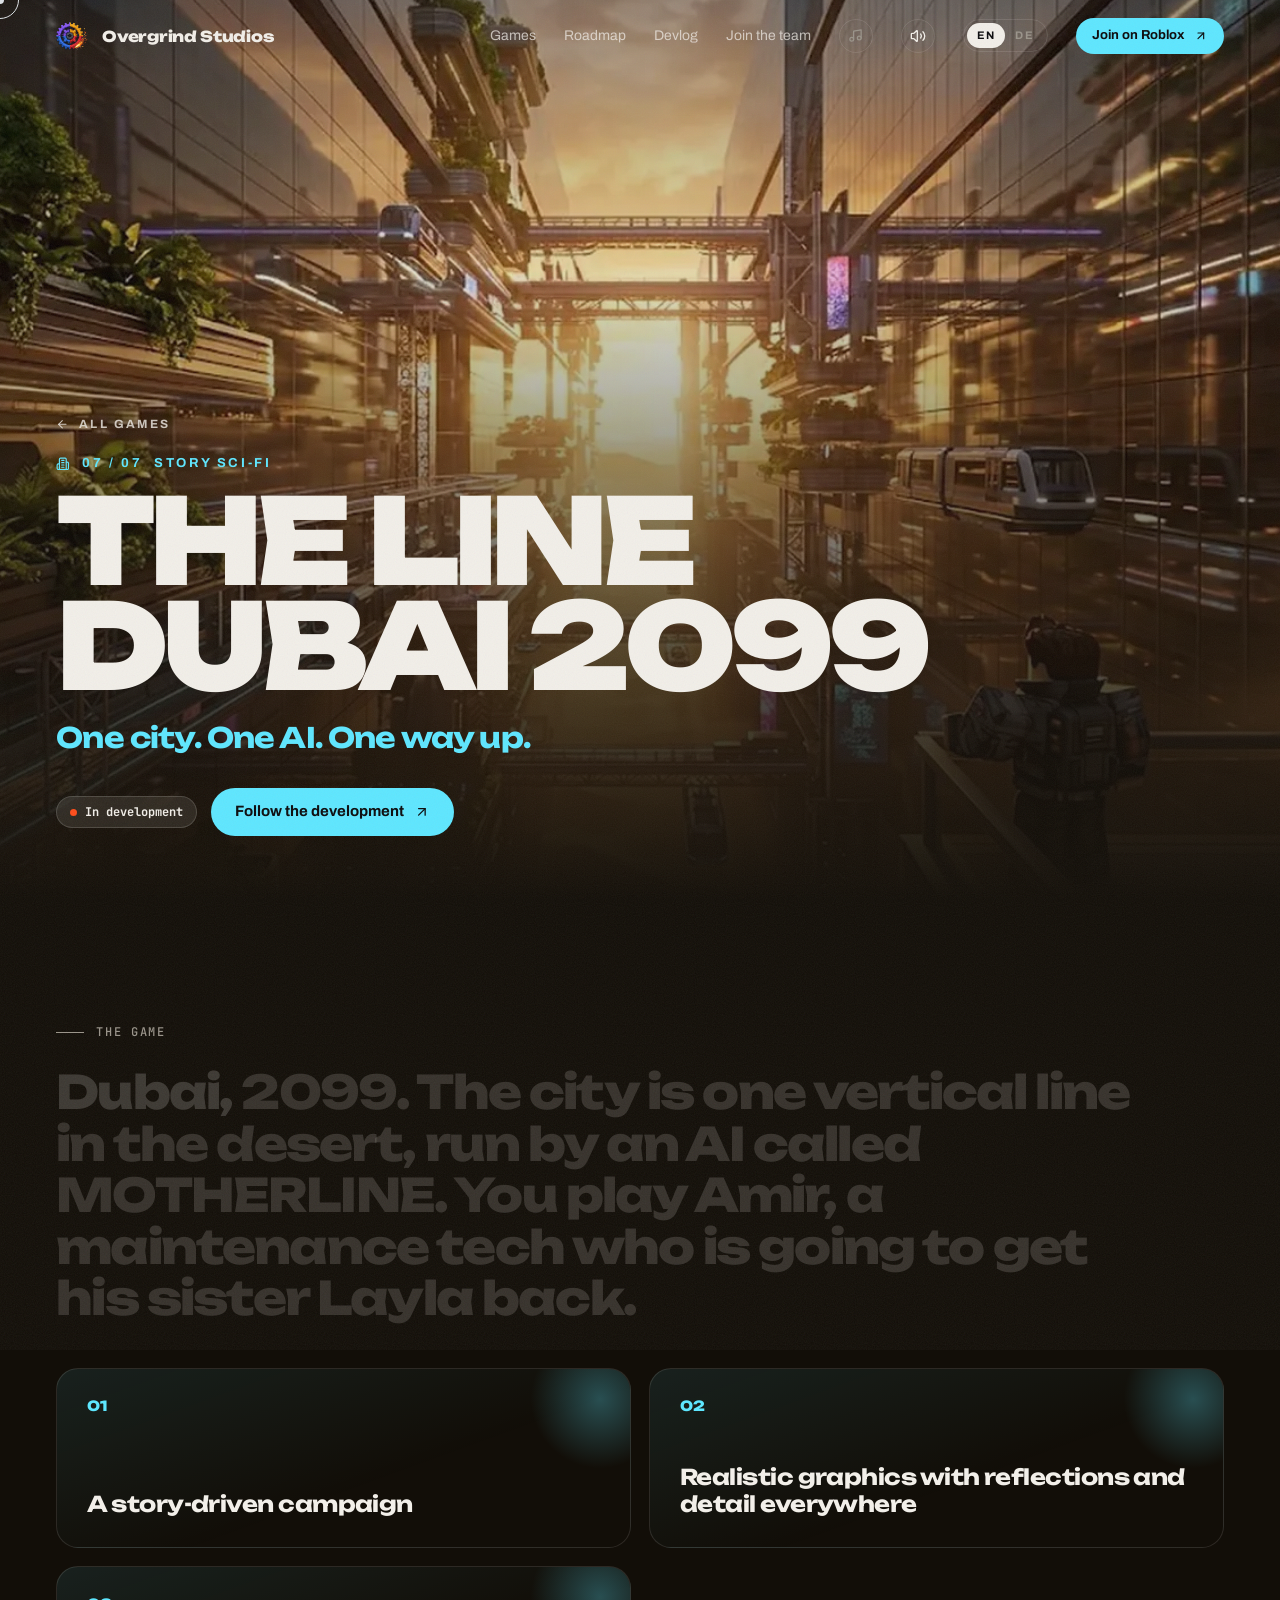
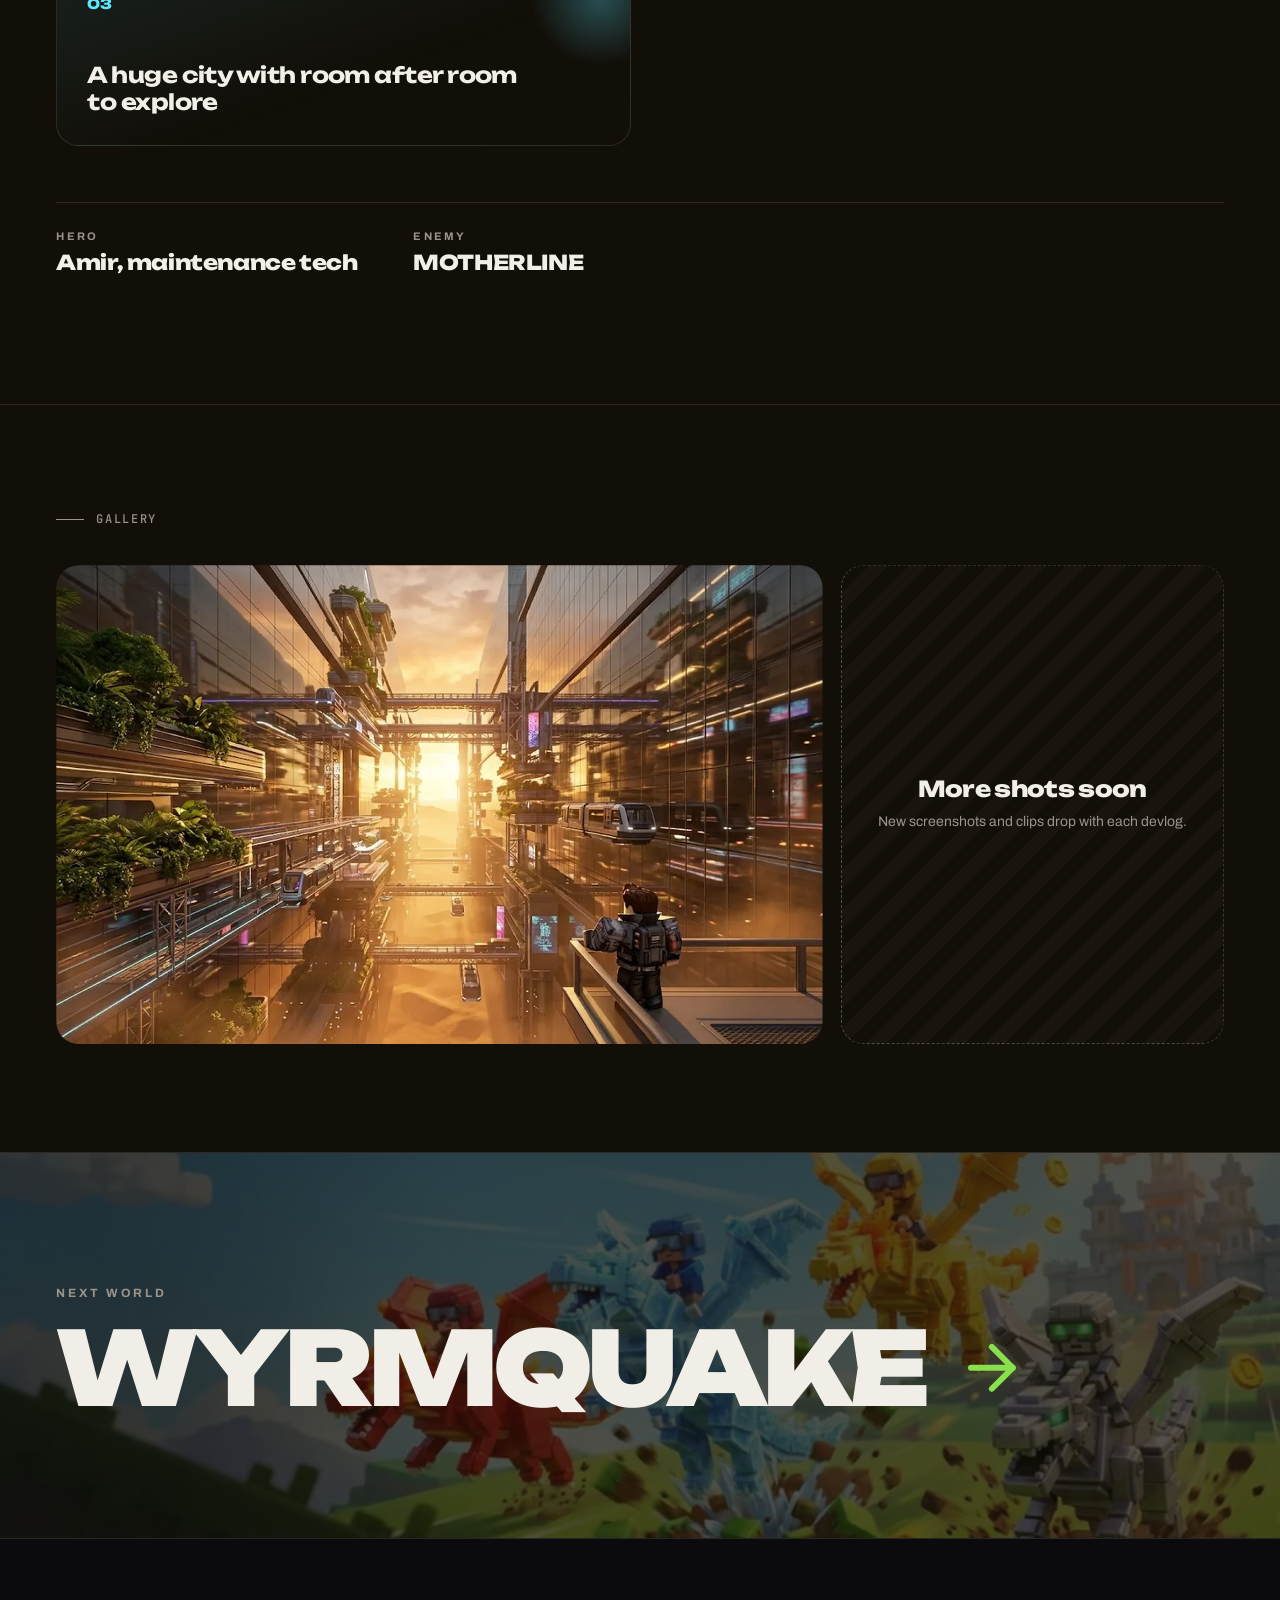
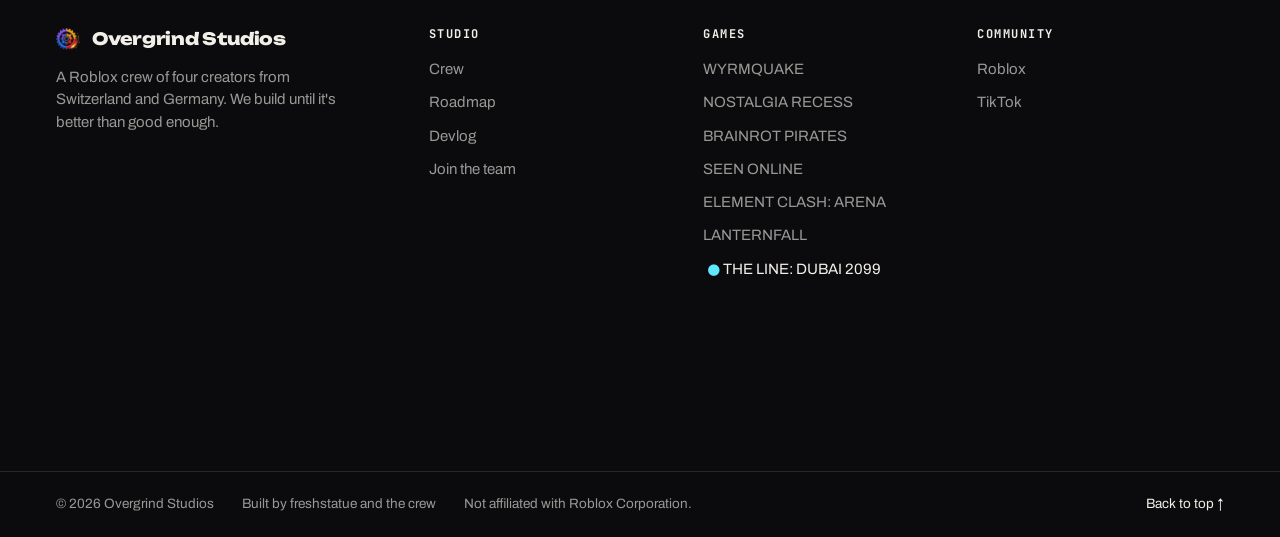
<file: games/line/index.html>
<!DOCTYPE html>
<html lang="en">
<head>
<meta charset="utf-8">
<meta name="viewport" content="width=device-width, initial-scale=1">
<title>THE LINE: DUBAI 2099 · Overgrind Studios</title>
<meta name="description" content="Dubai, 2099. The city is one vertical line in the desert, run by an AI called MOTHERLINE. You play Amir, a maintenance tech who is going to get his sister Layla back.">
<meta name="theme-color" content="#120E08">
<link rel="icon" type="image/png" href="../../icon.png">
<link rel="canonical" href="https://overgrindstudio.click/games/line/">
<meta property="og:type" content="website">
<meta property="og:site_name" content="Overgrind Studios">
<meta property="og:title" content="THE LINE: DUBAI 2099 · Overgrind Studios">
<meta property="og:description" content="One city. One AI. One way up.">
<meta property="og:url" content="https://overgrindstudio.click/games/line/">
<meta property="og:image" content="https://overgrindstudio.click/assets/games/line.jpg">
<meta name="twitter:card" content="summary_large_image">
<script type="application/ld+json">{"@context": "https://schema.org", "@type": "VideoGame", "name": "THE LINE: DUBAI 2099", "genre": "Story sci-fi", "description": "Dubai, 2099. The city is one vertical line in the desert, run by an AI called MOTHERLINE. You play Amir, a maintenance tech who is going to get his sister Layla back.", "gamePlatform": "Roblox", "image": "https://overgrindstudio.click/assets/games/line.jpg", "publisher": {"@type": "Organization", "name": "Overgrind Studios"}}</script>
<link rel="preload" href="../../assets/fonts/unbounded.woff2" as="font" type="font/woff2" crossorigin>
<link rel="preload" href="../../assets/fonts/archivo.woff2" as="font" type="font/woff2" crossorigin>
<link rel="stylesheet" href="../../assets/site.css?v=b741c971">
<style>:root{--bg:#120E08;--accent:#5EE7FF}</style>
</head>
<body class="game-page" data-key="line">
<div class="grain" aria-hidden="true"></div>
<svg width="0" height="0" style="position:absolute" aria-hidden="true"><filter id="liquid" x="-10%" y="-10%" width="120%" height="120%"><feTurbulence id="liquid-t" type="fractalNoise" baseFrequency="0.012 0.03" numOctaves="2" seed="7"/><feDisplacementMap id="liquid-d" in="SourceGraphic" scale="0" xChannelSelector="R" yChannelSelector="G"/></filter></svg>
<div class="cur" aria-hidden="true"><div class="dot"></div><div class="ring"><span data-i18n="cur">VIEW</span></div></div>

<header class="nav">
  <div class="wrap">
    <a class="brand" href="../../" aria-label="Overgrind Studios home"><img class="og-logo" src="../../assets/logo/emblem-128.png" width="34" height="28" alt="" aria-hidden="true">Overgrind Studios</a>
    <nav class="links" aria-label="Main">
      <a href="../../#worlds" data-i18n="n.games">Games</a>
      <a href="../../#road" data-i18n="n.road">Roadmap</a>
      <a href="../../#devlog" data-i18n="n.devlog">Devlog</a>
      <a href="../../#apply" data-i18n="n.apply">Join the team</a>
      <button class="gs-badge" type="button" hidden aria-label="Golden studs found"><i class="gs-ico"></i><b>0/10</b></button>
      <button class="nav-music" type="button" aria-pressed="false" aria-label="Ambient music on or off" title="Music"><svg class="i" viewBox="0 0 24 24" aria-hidden="true"><path d="M9 18V5l12-2v13"/><circle cx="6" cy="18" r="3"/><circle cx="18" cy="16" r="3"/></svg><span class="eq" aria-hidden="true"><i></i><i></i><i></i></span></button>
      <button class="nav-mute" type="button" aria-pressed="true" aria-label="Sound on or off"><svg class="i" viewBox="0 0 24 24" aria-hidden="true"><path d="M11 4.7a.7.7 0 0 0-1.2-.5L6.4 7.6A1.4 1.4 0 0 1 5.4 8H3a1 1 0 0 0-1 1v6a1 1 0 0 0 1 1h2.4a1.4 1.4 0 0 1 1 .4l3.4 3.4a.7.7 0 0 0 1.2-.5z"/><path d="M16 9a5 5 0 0 1 0 6"/><path d="M19.4 18.4a9 9 0 0 0 0-12.8"/></svg><svg class="i" viewBox="0 0 24 24" aria-hidden="true"><path d="M11 4.7a.7.7 0 0 0-1.2-.5L6.4 7.6A1.4 1.4 0 0 1 5.4 8H3a1 1 0 0 0-1 1v6a1 1 0 0 0 1 1h2.4a1.4 1.4 0 0 1 1 .4l3.4 3.4a.7.7 0 0 0 1.2-.5z"/><line x1="22" x2="16" y1="9" y2="15"/><line x1="16" x2="22" y1="9" y2="15"/></svg></button>
      <div class="lang" role="group" aria-label="Language"><button data-lang="en" class="on">EN</button><button data-lang="de">DE</button></div>
      <a class="btn fire sm" href="https://www.roblox.com/communities/1068137339/Overgrind-Studios" target="_blank" rel="noopener"><span data-i18n="n.cta">Join on Roblox</span><svg class="i" viewBox="0 0 24 24" aria-hidden="true"><path d="M7 7h10v10"/><path d="M7 17 17 7"/></svg></a>
    </nav>
  </div>
</header>

<main id="top">
<section class="gp-hero">
  <div class="bgimg" aria-hidden="true"><img src="../../assets/games/line.webp" alt=""></div>
  <div class="wrap">
    <a class="crumb" href="../../#worlds"><svg class="i" viewBox="0 0 24 24" aria-hidden="true"><path d="M5 12h14"/><path d="m12 5 7 7-7 7"/></svg><span data-i18n="gp.back">All games</span></a>
    <div class="gen"><svg class="i" viewBox="0 0 24 24" aria-hidden="true"><path d="M6 22V4a2 2 0 0 1 2-2h8a2 2 0 0 1 2 2v18Z"/><path d="M6 12H4a2 2 0 0 0-2 2v6a2 2 0 0 0 2 2h2"/><path d="M18 9h2a2 2 0 0 1 2 2v9a2 2 0 0 1-2 2h-2"/><path d="M10 6h4"/><path d="M10 10h4"/><path d="M10 14h4"/><path d="M10 18h4"/></svg><span>07 / 07</span><span data-i18n="g.line.genre">Story sci-fi</span></div>
    <h1 style="--n:10"><span class="ln"><span>THE LINE</span></span><span class="ln"><span>DUBAI 2099</span></span></h1>
    <p class="tg" data-i18n="g.line.tag">One city. One AI. One way up.</p>
    <div class="row">
      <span class="chip dev"><i></i><span data-i18n="g.line.status">In development</span></span>
      <a class="btn fire mag" href="https://www.roblox.com/communities/1068137339/Overgrind-Studios" target="_blank" rel="noopener"><span data-i18n="gp.follow">Follow the development</span><svg class="i" viewBox="0 0 24 24" aria-hidden="true"><path d="M7 7h10v10"/><path d="M7 17 17 7"/></svg></a>
    </div>
  </div>
</section>

<section class="pitch">
  <div class="wrap">
    <div class="kicker" data-i18n="gp.k1">The game</div>
    <p id="pitch" data-i18n="g.line.desc">Dubai, 2099. The city is one vertical line in the desert, run by an AI called MOTHERLINE. You play Amir, a maintenance tech who is going to get his sister Layla back.</p>
    <div class="feat-grid"><div class="feat"><b>01</b><p data-i18n="g.line.f0">A story-driven campaign</p></div><div class="feat"><b>02</b><p data-i18n="g.line.f1">Realistic graphics with reflections and detail everywhere</p></div><div class="feat"><b>03</b><p data-i18n="g.line.f2">A huge city with room after room to explore</p></div></div>
    <div class="facts-strip"><div><small data-i18n="g.line.fl0">Hero</small><b data-i18n="g.line.fv0">Amir, maintenance tech</b></div><div><small data-i18n="g.line.fl1">Enemy</small><b data-i18n="g.line.fv1">MOTHERLINE</b></div></div>
  </div>
</section>

<section class="gallery">
  <div class="wrap">
    <div class="kicker" data-i18n="gp.k2">Gallery</div>
    <div class="gal">
      <figure data-cursor><img src="../../assets/games/line.webp" srcset="../../assets/games/line-800.webp 800w, ../../assets/games/line.webp 1600w" sizes="(max-width: 860px) 92vw, 64vw" width="1600" height="900" alt="THE LINE: DUBAI 2099 key art" loading="lazy" decoding="async"></figure>
      <figure class="soon"><div><b data-i18n="gp.soon">More shots soon</b><span data-i18n="gp.soonp">New screenshots and clips drop with each devlog.</span></div></figure>
    </div>
  </div>
</section>

<a class="next" href="../wyrm/" style="--next:#8BE04E">
  <div class="bgimg" aria-hidden="true"><img src="../../assets/games/wyrm-800.webp" alt="" loading="lazy"></div>
  <div class="wrap"><small data-i18n="gp.next">Next world</small><b>WYRMQUAKE<svg class="i" viewBox="0 0 24 24" aria-hidden="true"><path d="M5 12h14"/><path d="m12 5 7 7-7 7"/></svg></b></div>
</a>
</main>

<footer class="ft">
  <div class="wrap ft-top">
    <div class="ft-col ft-about">
      <span class="ft-brand"><img src="../../assets/logo/emblem-128.png" alt="" aria-hidden="true" width="26" height="22">Overgrind Studios</span>
      <p data-i18n="ft.about">A Roblox crew of four creators from Switzerland and Germany. We build until it's better than good enough.</p>
    </div>
    <nav class="ft-col" aria-label="Studio"><b data-i18n="ft.h1">Studio</b><a href="../../#crew" data-i18n="n.crew">Crew</a><a href="../../#road" data-i18n="n.road">Roadmap</a><a href="../../#devlog" data-i18n="n.devlog">Devlog</a><a href="../../#apply" data-i18n="n.apply">Join the team</a></nav>
    <nav class="ft-col" aria-label="Games"><b data-i18n="n.games">Games</b><a href="../wyrm/">WYRMQUAKE</a><a href="../recess/">NOSTALGIA RECESS</a><a href="../pirates/">BRAINROT PIRATES</a><a href="../seen/">SEEN ONLINE</a><a href="../clash/">ELEMENT CLASH: ARENA</a><a href="../lantern/">LANTERNFALL</a><a href="../line/" aria-current="page">THE LINE: DUBAI 2099</a></nav>
    <nav class="ft-col" aria-label="Community"><b data-i18n="ft.h3">Community</b><a href="https://www.roblox.com/communities/1068137339/Overgrind-Studios" target="_blank" rel="noopener">Roblox</a><a href="https://www.tiktok.com/@overgrindstudios" target="_blank" rel="noopener">TikTok</a></nav>
  </div>
  <div class="ft-mark" aria-hidden="true"><span>OVERGRIND</span></div>
  <div class="wrap ft-bot">
    <span>© 2026 Overgrind Studios</span>
    <span data-i18n="ft.1">Built by freshstatue and the crew</span>
    <span data-i18n="ft.2">Not affiliated with Roblox Corporation.</span>
    <a class="ft-up" href="#top"><span data-i18n="ft.up">Back to top</span> ↑</a>
  </div>
</footer>

<script src="../../vendor/gsap.min.js"></script>
<script src="../../vendor/ScrollTrigger.min.js"></script>
<script src="../../vendor/SplitText.min.js"></script>
<script src="../../vendor/lenis.min.js"></script>
<script>var DE = {"ld": "Lade sieben Welten", "cur": "ANSEHEN", "n.games": "Games", "n.road": "Roadmap", "n.studio": "Studio", "n.join": "Mitmachen", "n.cta": "Auf Roblox beitreten", "h.eyebrow": "Roblox-Gamestudio · seit 2026", "h.lede": "Vier Roblox-Creator, sieben Games in der Werkstatt. Jedes wird so lange gebaut, bis es <em>mehr</em> als nur gut genug ist.", "s.crew": "Die Crew", "cr.f": "Founder", "cr.d": "Developer", "h.c1": "Community beitreten", "h.c2": "Games ansehen", "h.scroll": "Scrollen", "f.1": "Games in Entwicklung", "f.2": "Creator in der Crew", "f.3": "eine Crew aus der Schweiz und Deutschland", "m.k": "Warum Overgrind", "m.t": "Wir veröffentlichen nicht die erste Version, die funktioniert. Sondern die, die wir selbst spielen würden: nach der Schule, nach der Arbeit, um zwei Uhr nachts. Das ist der Grind.", "w.t": "Sieben Welten.<br>Eine Crew.", "w.p": "Jedes Game hat seinen eigenen Look, eigene Regeln und ein eigenes Team. Scroll durch alle und lies unten die Details.", "w.end": "Und das ist erst der Anfang.", "w.endc": "Details lesen", "d.k": "Im Detail", "d.t": "Woran wir bauen", "l.k": "Frühe Konzepte", "l.t": "Noch im Labor", "l.chip": "Konzept", "r.k": "Roadmap", "r.t": "Was als Nächstes kommt", "r.1s": "Jetzt", "r.1h": "Sieben Games in der Werkstatt", "r.1p": "Jedes Projekt entsteht gerade in Roblox Studio.", "r.2s": "Als Nächstes", "r.2h": "Erste Playtests", "r.2p": "Nostalgia Recess: Test mit Freunden.", "r.2q": "SEEN ONLINE: private Beta.", "r.3s": "Winter 2026", "r.3h": "Erste Releases", "r.3p": "Wyrmquake peilt den Winter an.", "r.3q": "Nostalgia Recess bekommt nach dem Start wöchentliche Updates.", "r.4s": "Später", "r.4h": "Seasons und mehr", "r.4p": "Element Clash startet mit Season 1. Season 2 führt in die Unterwelt.", "r.note": "Pläne können sich ändern. Tritt der Community bei, dann erfährst du es zuerst.", "s.k": "Das Studio", "s.t": "Ein Label.<br>Viele Creator.", "s.p1": "Overgrind ist eine gemeinsame Roblox-Community. Verschiedene Creator veröffentlichen unter einem Namen und messen sich am gleichen Anspruch.", "s.p2": "Keine Copy-Paste-Games, keine ersten Entwürfe auf der Startseite. Jeder Release muss etwas sein, das wir selbst spielen würden.", "s.r1": "führt das Label", "s.r2": "leitet ein Game", "s.r3": "baut mit uns", "s.r4": "das bist du", "j.1": "Sei dabei vor", "j.2": "dem ersten Drop.", "j.p": "Tritt der Roblox-Community bei, damit du zuerst erfährst, wenn ein Game aufgeht, und folg uns auf TikTok für Devlogs und Clips.", "j.c1": "Auf Roblox beitreten", "n.devlog": "Devlog", "n.apply": "Ins Team", "d.more": "Zur Game-Seite", "v.k": "Devlog", "v.t": "Hinter dem Grind", "v.ep": "Folge 0", "v.h": "Das ist Overgrind", "v.p": "Wer wir sind, was wir bauen und warum es gleich sieben Games sind. Eine Minute, fünf Welten, ohne Füllstoff.", "v.c": "Mehr auf TikTok", "v.cr": "Stimme: ElevenLabs", "v.soon": "bald", "a.k": "Bau mit uns", "a.t": "Lust, mit uns zu grinden?", "a.p1": "Wir suchen immer Builder, Scripter, Modeler, UI- und VFX-Leute, denen Details genauso wichtig sind wie uns.", "a.p2": "Erzähl uns, wer du bist, und schick etwas, das du gebaut hast. Wir lesen jede Bewerbung.", "a.f1": "Dein Name", "a.f2": "Roblox-Benutzername", "a.f3": "Was du am besten kannst", "a.f4": "Portfolio oder Game-Link", "a.f5": "Ein paar Worte zu dir", "a.o": "Etwas anderes", "a.send": "Bewerbung senden", "a.note": "Öffnet dein Mailprogramm mit allem ausgefüllt. Auf dieser Seite wird nichts gespeichert.", "s.vid": "FreshStatue stellt Overgrind vor: wer wir sind, woher der Name kommt und wen wir suchen.", "gp.back": "Alle Games", "gp.follow": "Entwicklung verfolgen", "gp.k1": "Das Game", "gp.k2": "Galerie", "gp.soon": "Bald mehr Bilder", "gp.soonp": "Neue Screenshots und Clips kommen mit jedem Devlog.", "gp.next": "Nächste Welt", "ft.1": "Gebaut von freshstatue und der Crew", "ft.2": "Nicht mit der Roblox Corporation verbunden.", "g.wyrm.genre": "Drachen-Runner", "g.wyrm.tag": "Abtauchen. Zerschmettern. Aufsteigen.", "g.wyrm.status": "In Entwicklung · Ziel Winter 2026", "g.wyrm.desc": "Reite einen Drachen direkt in den Boden, grab dich durch die Erde und brich auf der anderen Seite wieder heraus. Alles, was im Weg steht, nimmst du mit. Alle 1000 Meter wählst du eine Karte, und manche davon sind ein Risiko.", "g.wyrm.f0": "Story „Der grosse Riss“ mit Overlord Quadrax und Reiterin Pip", "g.wyrm.f1": "Bosse mit Schwachpunkten, die du finden musst", "g.wyrm.f2": "Ein Hort, den du mit allem füllst, was du ausgräbst", "g.wyrm.f3": "Tägliche Strecke und Live-Rennen mit Liga", "g.wyrm.fl0": "Modus", "g.wyrm.fv0": "Solo · Live-Rennen", "g.wyrm.fl1": "Look", "g.wyrm.fv1": "Glänzender Cartoon", "g.recess.genre": "Schulhof-Multiplayer", "g.recess.tag": "Die Pause ist nie vorbei.", "g.recess.status": "Als Nächstes: Test mit Freunden", "g.recess.desc": "Fangen, Verstecken, Bärenhöhle: die Pausenspiele von 2005 bis 2017, zurück mit deinen Freunden auf einem grossen Schulhof. Jede Figur bekommt ihren eigenen Look.", "g.recess.f0": "Zum Start: Bärenhöhle, Verstecken und Fangen", "g.recess.f1": "Eine glänzende Cartoon-Welt, ganz ohne Noppen", "g.recess.f2": "Zuerst Englisch, dann Deutsch und Spanisch", "g.recess.f3": "Nach dem Release jede Woche Updates", "g.recess.fl0": "Spieler", "g.recess.fv0": "Multiplayer", "g.recess.fl1": "Für", "g.recess.fv1": "Kinder von 2005–2017", "g.pirates.genre": "Piraten-Abenteuer", "g.pirates.tag": "Erobere die Meere.", "g.pirates.status": "In Entwicklung", "g.pirates.desc": "Ein Ozean aus feinen Noppensteinen, mit grossen Wellen und weissem Schaum. Brainrot-Crews segeln aus der Brainrot Bay los, handeln, plündern und schwimmen, wohin sie wollen.", "g.pirates.f0": "Brainrot Bay: eine grosse Hafeninsel mit echten Läden", "g.pirates.f1": "Trash Tide West ist sicheres Wasser, Mistmouth Nord ist Raid-Gebiet", "g.pirates.f2": "Karibisches Tageslicht und Abende zur goldenen Stunde", "g.pirates.f3": "Eine Brainrot-Crew mit Glubschaugen, eher lustig als gruselig", "g.pirates.fl0": "Welt", "g.pirates.fv0": "Alles aus Noppen", "g.pirates.fl1": "Schwimmen", "g.pirates.fv1": "Frei, überall", "g.seen.genre": "Horror", "g.seen.tag": "Manche Fotos bleiben besser offline.", "g.seen.status": "Als Nächstes: private Beta", "g.seen.desc": "Du bist Archivar im weissen Laborkittel, mit einer Nummer auf dem Rücken. Deine Aufgabe: die Menschen finden, die aus alten Fotos verschwunden sind. Manche sind noch da draussen, und sie haben sich verändert.", "g.seen.f0": "Ein echt bedienbarer PC in der Lobby ist dein Weg in die Welten", "g.seen.f1": "Der Glockenmann, der Schwimmer und das Wesen im Feld", "g.seen.f2": "Auch fürs Spielen auf dem Handy gebaut", "g.seen.f3": "Robux nur für Kosmetik: Kittelfarben und Taschenlampenlicht", "g.seen.fl0": "Spieler", "g.seen.fv0": "Archivare im Team", "g.seen.fl1": "Plattform", "g.seen.fv1": "PC · Handy", "g.clash.genre": "Ranked-Elementkampf", "g.clash.tag": "Wähl dein Element. Steig im Rang.", "g.clash.status": "Season 1 in Entwicklung", "g.clash.desc": "Third-Person-Elementkämpfe im Ranked-Modus 1v1, 2v2 und 3v3, auf PC und Handy. Ausserhalb der Arena gibt es eine Free-Fight-Map im eigenen Noppen-Stil, mit einer ganzen Stadt zum Durchkämpfen.", "g.clash.f0": "Ranked 1v1 · 2v2 · 3v3", "g.clash.f1": "Coins für Matches, Siege, Quests und KOs", "g.clash.f2": "Skins, Auren, Emotes, Posen, KO-Effekte und Trails", "g.clash.f3": "Start mit Season 1, Season 2 führt in die Unterwelt", "g.clash.fl0": "Modi", "g.clash.fv0": "Ranked · Free Fight", "g.clash.fl1": "Plattform", "g.clash.fv1": "PC · Handy", "g.lantern.genre": "Koop-Survival-Horror", "g.lantern.tag": "Kommt gemeinsam durch die Dunkelheit.", "g.lantern.status": "In Entwicklung", "g.lantern.desc": "Ein Koop-Survival-Horror für dich und deine Freunde. Allein schafft es niemand durch die Dunkelheit, also bleibt besser zusammen.", "g.lantern.f0": "Von Anfang an für Koop gebaut", "g.lantern.f1": "Survival-Horror, Meilenstein für Meilenstein gebaut", "g.lantern.fl0": "Spieler", "g.lantern.fv0": "Koop", "g.lantern.fl1": "Genre", "g.lantern.fv1": "Survival-Horror", "g.line.genre": "Story-Sci-Fi", "g.line.tag": "Eine Stadt. Eine KI. Ein Weg nach oben.", "g.line.status": "In Entwicklung", "g.line.desc": "Dubai, 2099. Die Stadt ist eine einzige senkrechte Linie in der Wüste, gesteuert von einer KI namens MOTHERLINE. Du spielst Amir, einen Wartungstechniker, der seine Schwester Layla zurückholen will.", "g.line.f0": "Eine storybasierte Kampagne", "g.line.f1": "Realistische Grafik mit Reflexionen und Details überall", "g.line.f2": "Eine riesige Stadt mit Raum um Raum zum Erkunden", "g.line.fl0": "Held", "g.line.fv0": "Amir, Wartungstechniker", "g.line.fl1": "Gegner", "g.line.fv1": "MOTHERLINE", "lab.0": "Zahnarzt-Horror für Brainrot-Patienten.", "lab.1": "Käfig-Rätsel, ein Zirkusdirektor und Drohnen.", "n.crew": "Crew", "lu.r0": "Founder", "lu.r1": "Creator", "lu.r2": "Avatar lädt", "lu.r3": "Avatar lädt", "lu.you": "Du?", "lu.r4": "Freier Platz", "lu.k0": "Die Crew", "lu.t0": "Das sind<br>die Grinder.", "lu.p0": "Vier Devs aus der Schweiz und Deutschland. Beweg die Maus, sie schauen dir nach. Klick einen an und sag Hallo, tipp aufs Namensschild für seine Karte.", "lu.k1": "Founder", "lu.p1": "Führt das Label und baut die Games. Ja, er ist aus Marmor. Klick ihn an und schau, was passiert.", "lu.k2": "Creator", "lu.p2": "Noch kein Video, aber merk dir diesen Avatar. Die Krone kommt bald in deinen Feed.", "lu.k3": "Developer", "lu.p3": "Zwei weitere Devs aus der Crew. Ihre Avatare laden noch. Ihr Code nicht.", "lu.k4": "Freier Platz", "lu.t4": "Dieser Platz gehört dir.", "lu.p4": "Builder, Scripter, Modeler, Designer: Bühne frei.", "lu.c": "Jetzt bewerben", "lu.hint": "bewegen · klicken · hallo sagen", "lu.fit": "Game-Outfits", "dl.0": "Das ist Overgrind", "dlw.0": "1 Min.", "dl.1": "Wyrmquake-Devlog", "dlw.1": "bald", "ld.t": "Trete Overgrind bei", "ld.by": "von freshstatue und der Crew", "ld.tip": "Tipp: Auf dieser Seite sind 10 goldene Noppen versteckt.", "f.4": "Mitglieder in der Community", "n.build": "Builder", "tt.h": "Frisch von TikTok", "tt.p": "Unsere neusten Clips und Devlogs direkt von TikTok. Sie laden von tiktok.com, dabei kann TikTok Cookies setzen.", "tt.c": "TikTok-Videos laden", "b.k": "Avatar-Builder", "b.t": "Bau deinen<br>Grinder.", "b.p": "Wähl Farben, ein Gesicht und ein Game-Outfit. Lade deine Crew-Karte runter, teil sie oder schick sie mit deiner Bewerbung.", "b.hint": "ziehen zum Drehen · klicken für ein Emote", "b.skin": "Haut", "b.shirt": "Shirt", "b.pants": "Hose", "b.face": "Gesicht", "b.fit": "Game-Outfit", "b.name": "Name auf der Karte", "b.role": "Rolle", "b.dl": "Karte runterladen", "b.share": "Teilen", "b.apply": "Mit diesem Avatar bewerben", "gs.role": "Du hast jede goldene Noppe gefunden", "gs.r1": "Noppen", "gs.r2": "Status", "gs.r2v": "Zertifizierter Grinder", "gs.q": "„Echte Grinder schauen in jede Ecke.“", "up.0.t": "Die Games bekommen die grosse Bühne", "up.0.0": "Unser Logo ist jetzt ein echtes 3D-Zahnrad: Es baut sich im Intro zusammen, fliegt dich in die Seite und fährt beim Scrollen mit.", "up.0.1": "Alle sieben Games laufen jetzt als grosse Galerie: Beim Scrollen fahren sie eins nach dem anderen vorbei.", "up.0.2": "Überall neue Bewegung: Der Schriftzug baut sich auf, Überschriften steigen ein, die Roadmap zeichnet sich selbst und die Crew-Karten neigen sich zu deinem Cursor.", "up.0.3": "Beim ersten Besuch ein kurzes Noppen-Intro in den Crew-Farben.", "up.0.4": "Neuer Design-Schliff: Lichtkegel hinter der Crew, Crew-Karten als Poster, die sich beim Drüberfahren öffnen, eine neue Roadmap und ein Footer mit allen Games.", "up.1.t": "Neue Crew, neues Logo, neuer Film", "up.1.0": "excess und Gino wurden komplett neu gebaut, und FreshStatue ist jetzt echter Marmor mit goldenen Nähten. Klick sie oben an.", "up.1.1": "Unser eigenes Logo: ein Zahnrad aus Noppen in den vier Crew-Farben.", "up.1.2": "Neu im Devlog: ein Ein-Minuten-Film durch fünf unserer Welten und das ganze Studio-Video.", "up.2.t": "Ganze Crew, neuer Look", "up.2.0": "Alle vier Creator sind jetzt als ihre echten Roblox-Avatare auf der Seite: FreshStatue, Andrin, Gino und excess.", "up.2.1": "Neues weisses Design mit einer Farbe pro Creator.", "up.2.2": "Klick oben einen Creator an, und er reagiert.", "up.3.t": "Die Crew ist eingezogen", "up.3.0": "FreshStatue und Andrin sind jetzt überall auf der Seite unterwegs, vom Hero bis zum Footer.", "up.3.1": "Avatar-Builder: Bau deinen eigenen Grinder und lade deine Crew-Karte runter.", "up.3.2": "Irgendwo auf dieser Seite sind 10 goldene Noppen versteckt.", "up.4.t": "Studio-Video und Game-Outfits", "up.4.0": "FreshStatue stellt Overgrind im neuen Studio-Video vor.", "up.4.1": "Jedes Game hat sein eigenes Outfit für die Crew bekommen.", "lu.pose": "Pose", "lu.snap": "Foto machen", "lu.card": "Sammelkarte", "up.new": "NEU", "up.k": "Update-Log", "up.h": "Was ist neu", "up.p": "Was sich bei Overgrind zuletzt geändert hat.", "cr4.fs": "Führt das Label und baut die Games. Ja, er ist aus Marmor.", "cr4r.fs": "Founder", "cr4.andrin": "Schwarz und Rot, Krone obendrauf. Merk dir diesen Avatar, die Krone kommt bald in deinen Feed.", "cr4r.andrin": "Creator", "cr4.gino": "Schwarzer Hut, weisse Haare, ROCKSTAR-Jacke. Den findest du in jeder Lobby.", "cr4r.gino": "Creator", "cr4.excess": "Lila Pilotenbrille und eine Biene, die nie von seiner Seite weicht.", "cr4r.excess": "Creator", "w.hint": "weiter scrollen", "ft.about": "Eine Roblox-Crew aus vier Creatorn aus der Schweiz und Deutschland. Wir bauen, bis es mehr als nur gut genug ist.", "ft.h1": "Studio", "ft.h3": "Community", "ft.up": "Nach oben", "lb.crew": "Zur Crew", "lb.back": "Zurück", "jn.k": "Die Reise", "jn.p": "Scroll und flieg durch alle sieben Welten.", "jn.go": "Diese Welt betreten", "h.m1": "Roblox-Gamestudio", "h.m2": "Seit 2026", "h.hint": "klick einen Creator an", "lu.t0a": "Das sind", "lu.t0b": "die Grinder.", "cr.p": "Vier Creator aus der Schweiz und Deutschland, ein Label. Hier baut jeder mit, und jeder spielt, was wir veröffentlichen.", "w.ta": "Sieben Welten.", "w.tb": "Eine Crew.", "w.p2": "Jedes Game hat seinen eigenen Look, eigene Regeln und ein eigenes Team. Öffne eins und schau, woran wir bauen.", "r.ta": "Was als", "r.tb": "Nächstes kommt.", "v.ta": "Hinter dem", "v.tb": "Grind.", "s.st": "Ein Label, viele Creator. Wir veröffentlichen nicht die erste Version, die funktioniert. Sondern die, die wir selbst spielen würden: nach der Schule, nach der Arbeit, um zwei Uhr nachts.", "a.ta": "Lust, mit uns", "a.tb": "zu grinden?"};</script>
<script src="../../game.js?v=b741c971"></script>
<script src="../../portal.js?v=b741c971"></script>
<script type="module" src="../../brickword.js?v=b741c971"></script>
<script type="module" src="../../extras.js"></script>
<script data-goatcounter="https://overgrind.goatcounter.com/count" async src="https://gc.zgo.at/count.js"></script>
</body>
</html>
</file>
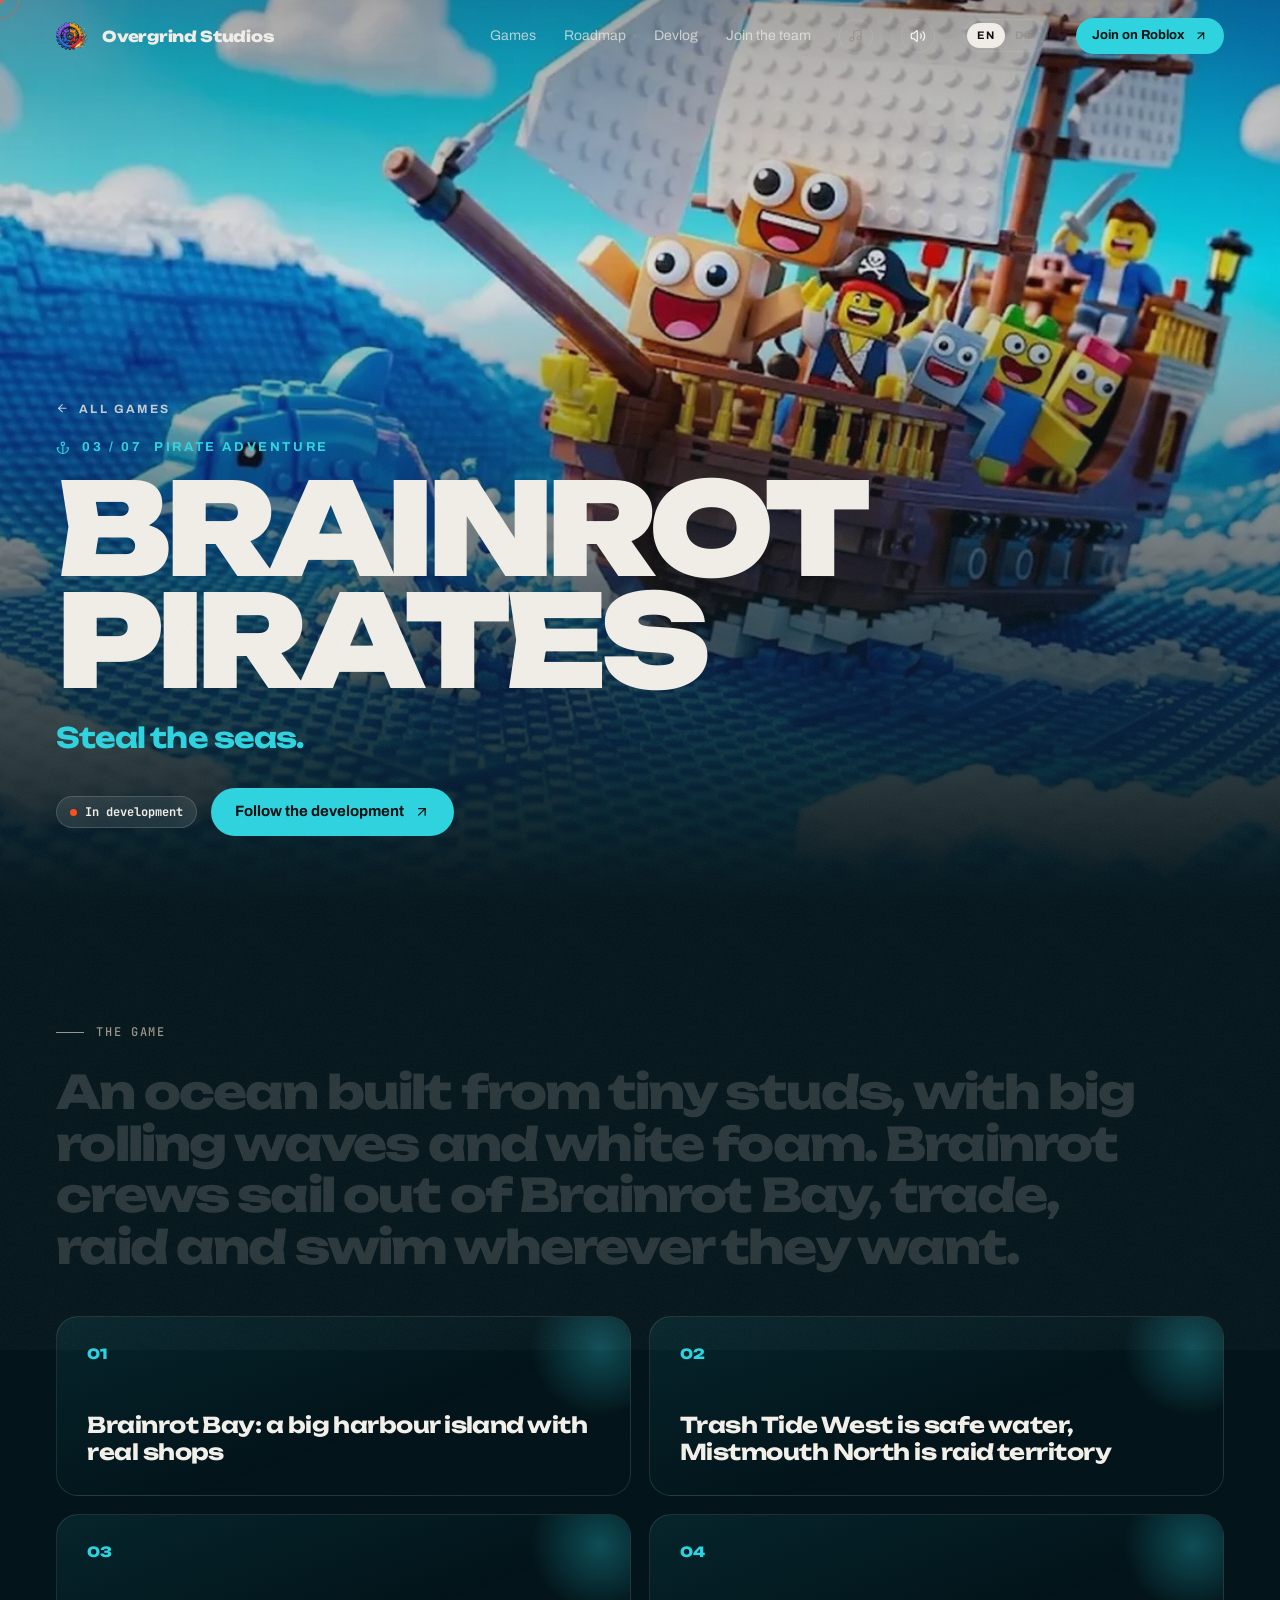
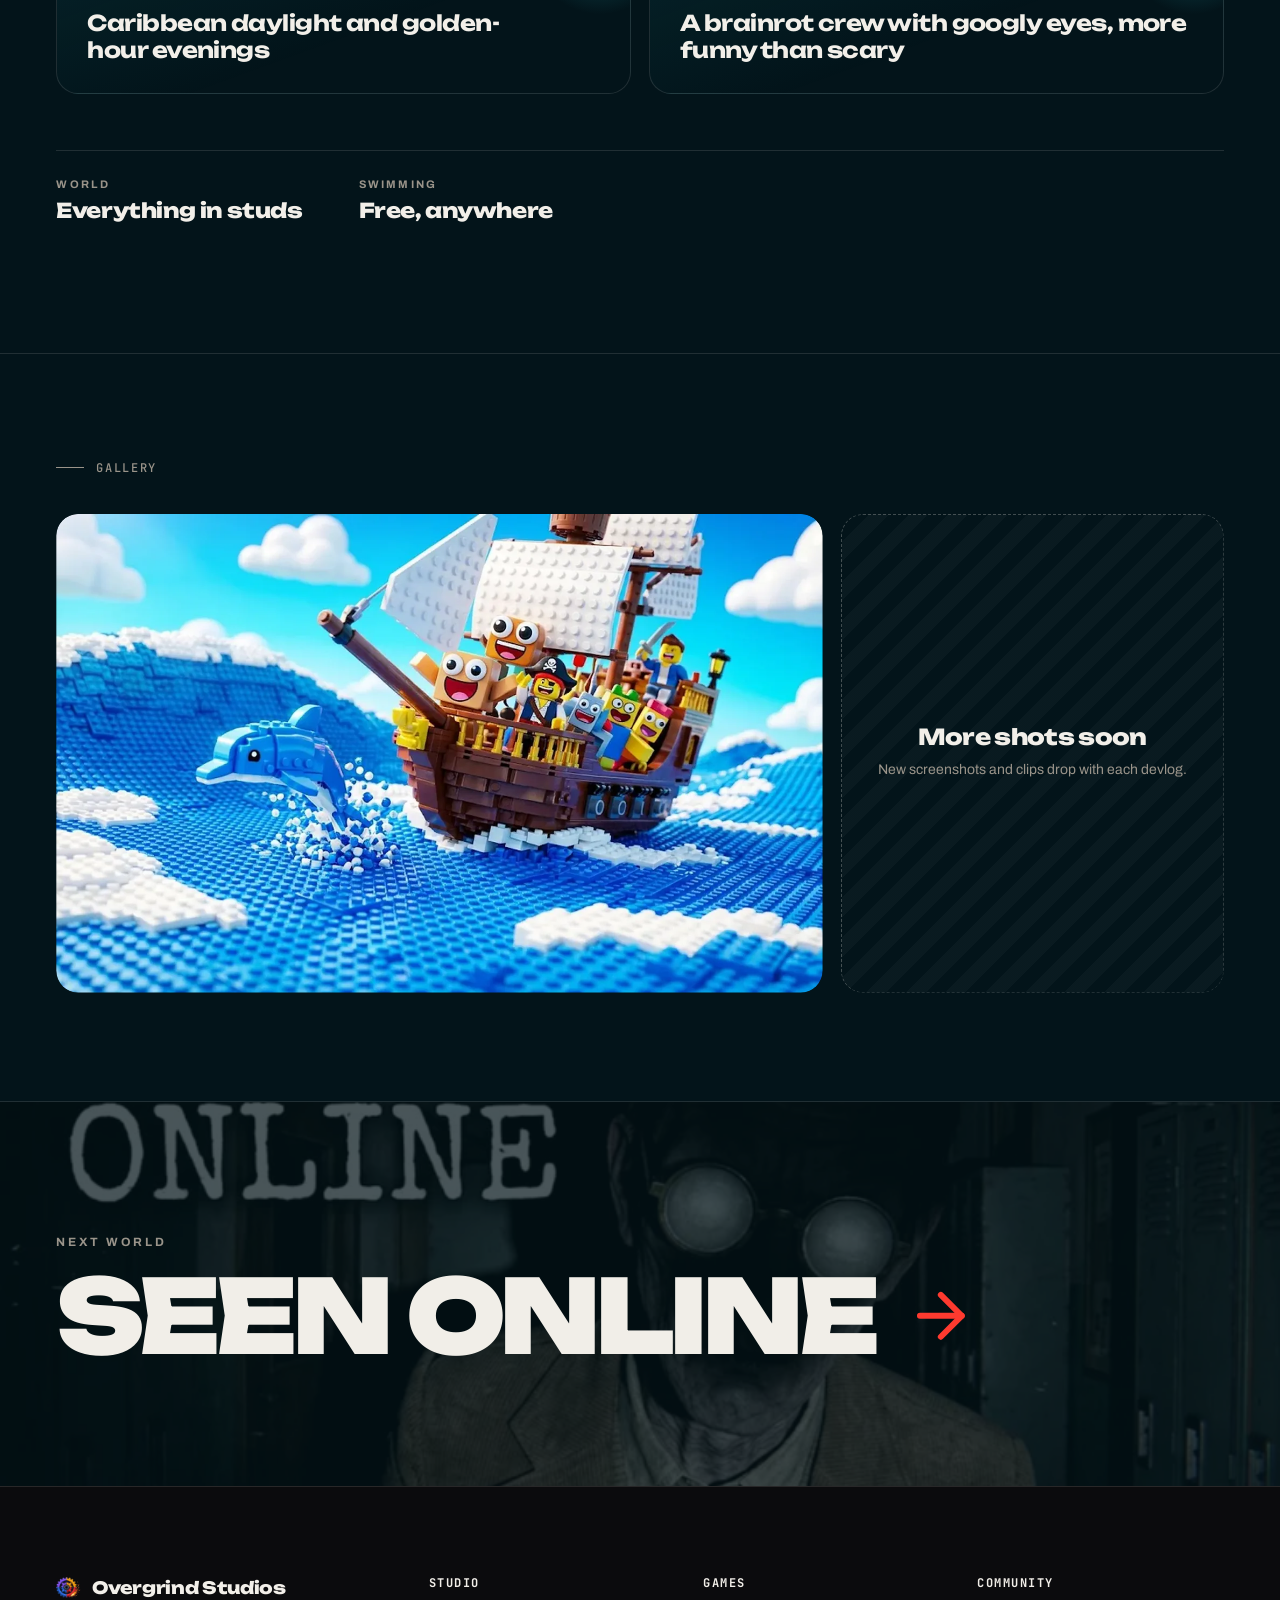
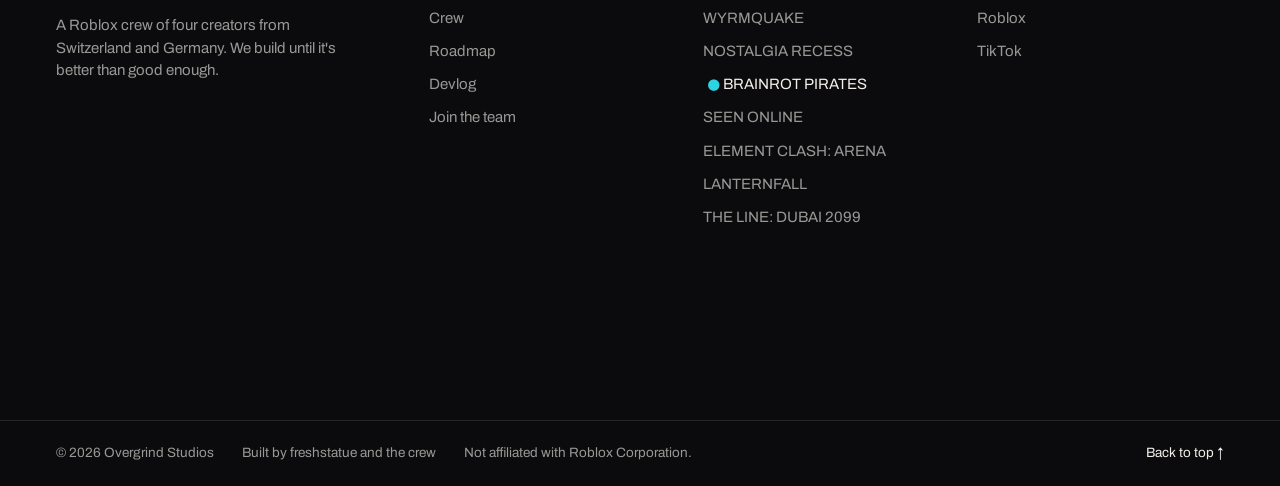
<file: games/pirates/index.html>
<!DOCTYPE html>
<html lang="en">
<head>
<meta charset="utf-8">
<meta name="viewport" content="width=device-width, initial-scale=1">
<title>BRAINROT PIRATES · Overgrind Studios</title>
<meta name="description" content="An ocean built from tiny studs, with big rolling waves and white foam. Brainrot crews sail out of Brainrot Bay, trade, raid and swim wherever they want.">
<meta name="theme-color" content="#03141A">
<link rel="icon" type="image/png" href="../../icon.png">
<link rel="canonical" href="https://overgrindstudio.click/games/pirates/">
<meta property="og:type" content="website">
<meta property="og:site_name" content="Overgrind Studios">
<meta property="og:title" content="BRAINROT PIRATES · Overgrind Studios">
<meta property="og:description" content="Steal the seas.">
<meta property="og:url" content="https://overgrindstudio.click/games/pirates/">
<meta property="og:image" content="https://overgrindstudio.click/assets/games/pirates.jpg">
<meta name="twitter:card" content="summary_large_image">
<script type="application/ld+json">{"@context": "https://schema.org", "@type": "VideoGame", "name": "BRAINROT PIRATES", "genre": "Pirate adventure", "description": "An ocean built from tiny studs, with big rolling waves and white foam. Brainrot crews sail out of Brainrot Bay, trade, raid and swim wherever they want.", "gamePlatform": "Roblox", "image": "https://overgrindstudio.click/assets/games/pirates.jpg", "publisher": {"@type": "Organization", "name": "Overgrind Studios"}}</script>
<link rel="preload" href="../../assets/fonts/unbounded.woff2" as="font" type="font/woff2" crossorigin>
<link rel="preload" href="../../assets/fonts/archivo.woff2" as="font" type="font/woff2" crossorigin>
<link rel="stylesheet" href="../../assets/site.css?v=b741c971">
<style>:root{--bg:#03141A;--accent:#2BD4E0}</style>
</head>
<body class="game-page" data-key="pirates">
<div class="grain" aria-hidden="true"></div>
<svg width="0" height="0" style="position:absolute" aria-hidden="true"><filter id="liquid" x="-10%" y="-10%" width="120%" height="120%"><feTurbulence id="liquid-t" type="fractalNoise" baseFrequency="0.012 0.03" numOctaves="2" seed="7"/><feDisplacementMap id="liquid-d" in="SourceGraphic" scale="0" xChannelSelector="R" yChannelSelector="G"/></filter></svg>
<div class="cur" aria-hidden="true"><div class="dot"></div><div class="ring"><span data-i18n="cur">VIEW</span></div></div>

<header class="nav">
  <div class="wrap">
    <a class="brand" href="../../" aria-label="Overgrind Studios home"><img class="og-logo" src="../../assets/logo/emblem-128.png" width="34" height="28" alt="" aria-hidden="true">Overgrind Studios</a>
    <nav class="links" aria-label="Main">
      <a href="../../#worlds" data-i18n="n.games">Games</a>
      <a href="../../#road" data-i18n="n.road">Roadmap</a>
      <a href="../../#devlog" data-i18n="n.devlog">Devlog</a>
      <a href="../../#apply" data-i18n="n.apply">Join the team</a>
      <button class="gs-badge" type="button" hidden aria-label="Golden studs found"><i class="gs-ico"></i><b>0/10</b></button>
      <button class="nav-music" type="button" aria-pressed="false" aria-label="Ambient music on or off" title="Music"><svg class="i" viewBox="0 0 24 24" aria-hidden="true"><path d="M9 18V5l12-2v13"/><circle cx="6" cy="18" r="3"/><circle cx="18" cy="16" r="3"/></svg><span class="eq" aria-hidden="true"><i></i><i></i><i></i></span></button>
      <button class="nav-mute" type="button" aria-pressed="true" aria-label="Sound on or off"><svg class="i" viewBox="0 0 24 24" aria-hidden="true"><path d="M11 4.7a.7.7 0 0 0-1.2-.5L6.4 7.6A1.4 1.4 0 0 1 5.4 8H3a1 1 0 0 0-1 1v6a1 1 0 0 0 1 1h2.4a1.4 1.4 0 0 1 1 .4l3.4 3.4a.7.7 0 0 0 1.2-.5z"/><path d="M16 9a5 5 0 0 1 0 6"/><path d="M19.4 18.4a9 9 0 0 0 0-12.8"/></svg><svg class="i" viewBox="0 0 24 24" aria-hidden="true"><path d="M11 4.7a.7.7 0 0 0-1.2-.5L6.4 7.6A1.4 1.4 0 0 1 5.4 8H3a1 1 0 0 0-1 1v6a1 1 0 0 0 1 1h2.4a1.4 1.4 0 0 1 1 .4l3.4 3.4a.7.7 0 0 0 1.2-.5z"/><line x1="22" x2="16" y1="9" y2="15"/><line x1="16" x2="22" y1="9" y2="15"/></svg></button>
      <div class="lang" role="group" aria-label="Language"><button data-lang="en" class="on">EN</button><button data-lang="de">DE</button></div>
      <a class="btn fire sm" href="https://www.roblox.com/communities/1068137339/Overgrind-Studios" target="_blank" rel="noopener"><span data-i18n="n.cta">Join on Roblox</span><svg class="i" viewBox="0 0 24 24" aria-hidden="true"><path d="M7 7h10v10"/><path d="M7 17 17 7"/></svg></a>
    </nav>
  </div>
</header>

<main id="top">
<section class="gp-hero">
  <div class="bgimg" aria-hidden="true"><img src="../../assets/games/pirates.webp" alt=""></div>
  <div class="wrap">
    <a class="crumb" href="../../#worlds"><svg class="i" viewBox="0 0 24 24" aria-hidden="true"><path d="M5 12h14"/><path d="m12 5 7 7-7 7"/></svg><span data-i18n="gp.back">All games</span></a>
    <div class="gen"><svg class="i" viewBox="0 0 24 24" aria-hidden="true"><path d="M12 22V8"/><path d="M5 12H2a10 10 0 0 0 20 0h-3"/><circle cx="12" cy="5" r="3"/></svg><span>03 / 07</span><span data-i18n="g.pirates.genre">Pirate adventure</span></div>
    <h1 style="--n:8"><span class="ln"><span>BRAINROT</span></span><span class="ln"><span>PIRATES</span></span></h1>
    <p class="tg" data-i18n="g.pirates.tag">Steal the seas.</p>
    <div class="row">
      <span class="chip dev"><i></i><span data-i18n="g.pirates.status">In development</span></span>
      <a class="btn fire mag" href="https://www.roblox.com/communities/1068137339/Overgrind-Studios" target="_blank" rel="noopener"><span data-i18n="gp.follow">Follow the development</span><svg class="i" viewBox="0 0 24 24" aria-hidden="true"><path d="M7 7h10v10"/><path d="M7 17 17 7"/></svg></a>
    </div>
  </div>
</section>

<section class="pitch">
  <div class="wrap">
    <div class="kicker" data-i18n="gp.k1">The game</div>
    <p id="pitch" data-i18n="g.pirates.desc">An ocean built from tiny studs, with big rolling waves and white foam. Brainrot crews sail out of Brainrot Bay, trade, raid and swim wherever they want.</p>
    <div class="feat-grid"><div class="feat"><b>01</b><p data-i18n="g.pirates.f0">Brainrot Bay: a big harbour island with real shops</p></div><div class="feat"><b>02</b><p data-i18n="g.pirates.f1">Trash Tide West is safe water, Mistmouth North is raid territory</p></div><div class="feat"><b>03</b><p data-i18n="g.pirates.f2">Caribbean daylight and golden-hour evenings</p></div><div class="feat"><b>04</b><p data-i18n="g.pirates.f3">A brainrot crew with googly eyes, more funny than scary</p></div></div>
    <div class="facts-strip"><div><small data-i18n="g.pirates.fl0">World</small><b data-i18n="g.pirates.fv0">Everything in studs</b></div><div><small data-i18n="g.pirates.fl1">Swimming</small><b data-i18n="g.pirates.fv1">Free, anywhere</b></div></div>
  </div>
</section>

<section class="gallery">
  <div class="wrap">
    <div class="kicker" data-i18n="gp.k2">Gallery</div>
    <div class="gal">
      <figure data-cursor><img src="../../assets/games/pirates.webp" srcset="../../assets/games/pirates-800.webp 800w, ../../assets/games/pirates.webp 1600w" sizes="(max-width: 860px) 92vw, 64vw" width="1600" height="900" alt="BRAINROT PIRATES key art" loading="lazy" decoding="async"></figure>
      <figure class="soon"><div><b data-i18n="gp.soon">More shots soon</b><span data-i18n="gp.soonp">New screenshots and clips drop with each devlog.</span></div></figure>
    </div>
  </div>
</section>

<a class="next" href="../seen/" style="--next:#FF3B30">
  <div class="bgimg" aria-hidden="true"><img src="../../assets/games/seen-800.webp" alt="" loading="lazy"></div>
  <div class="wrap"><small data-i18n="gp.next">Next world</small><b>SEEN ONLINE<svg class="i" viewBox="0 0 24 24" aria-hidden="true"><path d="M5 12h14"/><path d="m12 5 7 7-7 7"/></svg></b></div>
</a>
</main>

<footer class="ft">
  <div class="wrap ft-top">
    <div class="ft-col ft-about">
      <span class="ft-brand"><img src="../../assets/logo/emblem-128.png" alt="" aria-hidden="true" width="26" height="22">Overgrind Studios</span>
      <p data-i18n="ft.about">A Roblox crew of four creators from Switzerland and Germany. We build until it's better than good enough.</p>
    </div>
    <nav class="ft-col" aria-label="Studio"><b data-i18n="ft.h1">Studio</b><a href="../../#crew" data-i18n="n.crew">Crew</a><a href="../../#road" data-i18n="n.road">Roadmap</a><a href="../../#devlog" data-i18n="n.devlog">Devlog</a><a href="../../#apply" data-i18n="n.apply">Join the team</a></nav>
    <nav class="ft-col" aria-label="Games"><b data-i18n="n.games">Games</b><a href="../wyrm/">WYRMQUAKE</a><a href="../recess/">NOSTALGIA RECESS</a><a href="../pirates/" aria-current="page">BRAINROT PIRATES</a><a href="../seen/">SEEN ONLINE</a><a href="../clash/">ELEMENT CLASH: ARENA</a><a href="../lantern/">LANTERNFALL</a><a href="../line/">THE LINE: DUBAI 2099</a></nav>
    <nav class="ft-col" aria-label="Community"><b data-i18n="ft.h3">Community</b><a href="https://www.roblox.com/communities/1068137339/Overgrind-Studios" target="_blank" rel="noopener">Roblox</a><a href="https://www.tiktok.com/@overgrindstudios" target="_blank" rel="noopener">TikTok</a></nav>
  </div>
  <div class="ft-mark" aria-hidden="true"><span>OVERGRIND</span></div>
  <div class="wrap ft-bot">
    <span>© 2026 Overgrind Studios</span>
    <span data-i18n="ft.1">Built by freshstatue and the crew</span>
    <span data-i18n="ft.2">Not affiliated with Roblox Corporation.</span>
    <a class="ft-up" href="#top"><span data-i18n="ft.up">Back to top</span> ↑</a>
  </div>
</footer>

<script src="../../vendor/gsap.min.js"></script>
<script src="../../vendor/ScrollTrigger.min.js"></script>
<script src="../../vendor/SplitText.min.js"></script>
<script src="../../vendor/lenis.min.js"></script>
<script>var DE = {"ld": "Lade sieben Welten", "cur": "ANSEHEN", "n.games": "Games", "n.road": "Roadmap", "n.studio": "Studio", "n.join": "Mitmachen", "n.cta": "Auf Roblox beitreten", "h.eyebrow": "Roblox-Gamestudio · seit 2026", "h.lede": "Vier Roblox-Creator, sieben Games in der Werkstatt. Jedes wird so lange gebaut, bis es <em>mehr</em> als nur gut genug ist.", "s.crew": "Die Crew", "cr.f": "Founder", "cr.d": "Developer", "h.c1": "Community beitreten", "h.c2": "Games ansehen", "h.scroll": "Scrollen", "f.1": "Games in Entwicklung", "f.2": "Creator in der Crew", "f.3": "eine Crew aus der Schweiz und Deutschland", "m.k": "Warum Overgrind", "m.t": "Wir veröffentlichen nicht die erste Version, die funktioniert. Sondern die, die wir selbst spielen würden: nach der Schule, nach der Arbeit, um zwei Uhr nachts. Das ist der Grind.", "w.t": "Sieben Welten.<br>Eine Crew.", "w.p": "Jedes Game hat seinen eigenen Look, eigene Regeln und ein eigenes Team. Scroll durch alle und lies unten die Details.", "w.end": "Und das ist erst der Anfang.", "w.endc": "Details lesen", "d.k": "Im Detail", "d.t": "Woran wir bauen", "l.k": "Frühe Konzepte", "l.t": "Noch im Labor", "l.chip": "Konzept", "r.k": "Roadmap", "r.t": "Was als Nächstes kommt", "r.1s": "Jetzt", "r.1h": "Sieben Games in der Werkstatt", "r.1p": "Jedes Projekt entsteht gerade in Roblox Studio.", "r.2s": "Als Nächstes", "r.2h": "Erste Playtests", "r.2p": "Nostalgia Recess: Test mit Freunden.", "r.2q": "SEEN ONLINE: private Beta.", "r.3s": "Winter 2026", "r.3h": "Erste Releases", "r.3p": "Wyrmquake peilt den Winter an.", "r.3q": "Nostalgia Recess bekommt nach dem Start wöchentliche Updates.", "r.4s": "Später", "r.4h": "Seasons und mehr", "r.4p": "Element Clash startet mit Season 1. Season 2 führt in die Unterwelt.", "r.note": "Pläne können sich ändern. Tritt der Community bei, dann erfährst du es zuerst.", "s.k": "Das Studio", "s.t": "Ein Label.<br>Viele Creator.", "s.p1": "Overgrind ist eine gemeinsame Roblox-Community. Verschiedene Creator veröffentlichen unter einem Namen und messen sich am gleichen Anspruch.", "s.p2": "Keine Copy-Paste-Games, keine ersten Entwürfe auf der Startseite. Jeder Release muss etwas sein, das wir selbst spielen würden.", "s.r1": "führt das Label", "s.r2": "leitet ein Game", "s.r3": "baut mit uns", "s.r4": "das bist du", "j.1": "Sei dabei vor", "j.2": "dem ersten Drop.", "j.p": "Tritt der Roblox-Community bei, damit du zuerst erfährst, wenn ein Game aufgeht, und folg uns auf TikTok für Devlogs und Clips.", "j.c1": "Auf Roblox beitreten", "n.devlog": "Devlog", "n.apply": "Ins Team", "d.more": "Zur Game-Seite", "v.k": "Devlog", "v.t": "Hinter dem Grind", "v.ep": "Folge 0", "v.h": "Das ist Overgrind", "v.p": "Wer wir sind, was wir bauen und warum es gleich sieben Games sind. Eine Minute, fünf Welten, ohne Füllstoff.", "v.c": "Mehr auf TikTok", "v.cr": "Stimme: ElevenLabs", "v.soon": "bald", "a.k": "Bau mit uns", "a.t": "Lust, mit uns zu grinden?", "a.p1": "Wir suchen immer Builder, Scripter, Modeler, UI- und VFX-Leute, denen Details genauso wichtig sind wie uns.", "a.p2": "Erzähl uns, wer du bist, und schick etwas, das du gebaut hast. Wir lesen jede Bewerbung.", "a.f1": "Dein Name", "a.f2": "Roblox-Benutzername", "a.f3": "Was du am besten kannst", "a.f4": "Portfolio oder Game-Link", "a.f5": "Ein paar Worte zu dir", "a.o": "Etwas anderes", "a.send": "Bewerbung senden", "a.note": "Öffnet dein Mailprogramm mit allem ausgefüllt. Auf dieser Seite wird nichts gespeichert.", "s.vid": "FreshStatue stellt Overgrind vor: wer wir sind, woher der Name kommt und wen wir suchen.", "gp.back": "Alle Games", "gp.follow": "Entwicklung verfolgen", "gp.k1": "Das Game", "gp.k2": "Galerie", "gp.soon": "Bald mehr Bilder", "gp.soonp": "Neue Screenshots und Clips kommen mit jedem Devlog.", "gp.next": "Nächste Welt", "ft.1": "Gebaut von freshstatue und der Crew", "ft.2": "Nicht mit der Roblox Corporation verbunden.", "g.wyrm.genre": "Drachen-Runner", "g.wyrm.tag": "Abtauchen. Zerschmettern. Aufsteigen.", "g.wyrm.status": "In Entwicklung · Ziel Winter 2026", "g.wyrm.desc": "Reite einen Drachen direkt in den Boden, grab dich durch die Erde und brich auf der anderen Seite wieder heraus. Alles, was im Weg steht, nimmst du mit. Alle 1000 Meter wählst du eine Karte, und manche davon sind ein Risiko.", "g.wyrm.f0": "Story „Der grosse Riss“ mit Overlord Quadrax und Reiterin Pip", "g.wyrm.f1": "Bosse mit Schwachpunkten, die du finden musst", "g.wyrm.f2": "Ein Hort, den du mit allem füllst, was du ausgräbst", "g.wyrm.f3": "Tägliche Strecke und Live-Rennen mit Liga", "g.wyrm.fl0": "Modus", "g.wyrm.fv0": "Solo · Live-Rennen", "g.wyrm.fl1": "Look", "g.wyrm.fv1": "Glänzender Cartoon", "g.recess.genre": "Schulhof-Multiplayer", "g.recess.tag": "Die Pause ist nie vorbei.", "g.recess.status": "Als Nächstes: Test mit Freunden", "g.recess.desc": "Fangen, Verstecken, Bärenhöhle: die Pausenspiele von 2005 bis 2017, zurück mit deinen Freunden auf einem grossen Schulhof. Jede Figur bekommt ihren eigenen Look.", "g.recess.f0": "Zum Start: Bärenhöhle, Verstecken und Fangen", "g.recess.f1": "Eine glänzende Cartoon-Welt, ganz ohne Noppen", "g.recess.f2": "Zuerst Englisch, dann Deutsch und Spanisch", "g.recess.f3": "Nach dem Release jede Woche Updates", "g.recess.fl0": "Spieler", "g.recess.fv0": "Multiplayer", "g.recess.fl1": "Für", "g.recess.fv1": "Kinder von 2005–2017", "g.pirates.genre": "Piraten-Abenteuer", "g.pirates.tag": "Erobere die Meere.", "g.pirates.status": "In Entwicklung", "g.pirates.desc": "Ein Ozean aus feinen Noppensteinen, mit grossen Wellen und weissem Schaum. Brainrot-Crews segeln aus der Brainrot Bay los, handeln, plündern und schwimmen, wohin sie wollen.", "g.pirates.f0": "Brainrot Bay: eine grosse Hafeninsel mit echten Läden", "g.pirates.f1": "Trash Tide West ist sicheres Wasser, Mistmouth Nord ist Raid-Gebiet", "g.pirates.f2": "Karibisches Tageslicht und Abende zur goldenen Stunde", "g.pirates.f3": "Eine Brainrot-Crew mit Glubschaugen, eher lustig als gruselig", "g.pirates.fl0": "Welt", "g.pirates.fv0": "Alles aus Noppen", "g.pirates.fl1": "Schwimmen", "g.pirates.fv1": "Frei, überall", "g.seen.genre": "Horror", "g.seen.tag": "Manche Fotos bleiben besser offline.", "g.seen.status": "Als Nächstes: private Beta", "g.seen.desc": "Du bist Archivar im weissen Laborkittel, mit einer Nummer auf dem Rücken. Deine Aufgabe: die Menschen finden, die aus alten Fotos verschwunden sind. Manche sind noch da draussen, und sie haben sich verändert.", "g.seen.f0": "Ein echt bedienbarer PC in der Lobby ist dein Weg in die Welten", "g.seen.f1": "Der Glockenmann, der Schwimmer und das Wesen im Feld", "g.seen.f2": "Auch fürs Spielen auf dem Handy gebaut", "g.seen.f3": "Robux nur für Kosmetik: Kittelfarben und Taschenlampenlicht", "g.seen.fl0": "Spieler", "g.seen.fv0": "Archivare im Team", "g.seen.fl1": "Plattform", "g.seen.fv1": "PC · Handy", "g.clash.genre": "Ranked-Elementkampf", "g.clash.tag": "Wähl dein Element. Steig im Rang.", "g.clash.status": "Season 1 in Entwicklung", "g.clash.desc": "Third-Person-Elementkämpfe im Ranked-Modus 1v1, 2v2 und 3v3, auf PC und Handy. Ausserhalb der Arena gibt es eine Free-Fight-Map im eigenen Noppen-Stil, mit einer ganzen Stadt zum Durchkämpfen.", "g.clash.f0": "Ranked 1v1 · 2v2 · 3v3", "g.clash.f1": "Coins für Matches, Siege, Quests und KOs", "g.clash.f2": "Skins, Auren, Emotes, Posen, KO-Effekte und Trails", "g.clash.f3": "Start mit Season 1, Season 2 führt in die Unterwelt", "g.clash.fl0": "Modi", "g.clash.fv0": "Ranked · Free Fight", "g.clash.fl1": "Plattform", "g.clash.fv1": "PC · Handy", "g.lantern.genre": "Koop-Survival-Horror", "g.lantern.tag": "Kommt gemeinsam durch die Dunkelheit.", "g.lantern.status": "In Entwicklung", "g.lantern.desc": "Ein Koop-Survival-Horror für dich und deine Freunde. Allein schafft es niemand durch die Dunkelheit, also bleibt besser zusammen.", "g.lantern.f0": "Von Anfang an für Koop gebaut", "g.lantern.f1": "Survival-Horror, Meilenstein für Meilenstein gebaut", "g.lantern.fl0": "Spieler", "g.lantern.fv0": "Koop", "g.lantern.fl1": "Genre", "g.lantern.fv1": "Survival-Horror", "g.line.genre": "Story-Sci-Fi", "g.line.tag": "Eine Stadt. Eine KI. Ein Weg nach oben.", "g.line.status": "In Entwicklung", "g.line.desc": "Dubai, 2099. Die Stadt ist eine einzige senkrechte Linie in der Wüste, gesteuert von einer KI namens MOTHERLINE. Du spielst Amir, einen Wartungstechniker, der seine Schwester Layla zurückholen will.", "g.line.f0": "Eine storybasierte Kampagne", "g.line.f1": "Realistische Grafik mit Reflexionen und Details überall", "g.line.f2": "Eine riesige Stadt mit Raum um Raum zum Erkunden", "g.line.fl0": "Held", "g.line.fv0": "Amir, Wartungstechniker", "g.line.fl1": "Gegner", "g.line.fv1": "MOTHERLINE", "lab.0": "Zahnarzt-Horror für Brainrot-Patienten.", "lab.1": "Käfig-Rätsel, ein Zirkusdirektor und Drohnen.", "n.crew": "Crew", "lu.r0": "Founder", "lu.r1": "Creator", "lu.r2": "Avatar lädt", "lu.r3": "Avatar lädt", "lu.you": "Du?", "lu.r4": "Freier Platz", "lu.k0": "Die Crew", "lu.t0": "Das sind<br>die Grinder.", "lu.p0": "Vier Devs aus der Schweiz und Deutschland. Beweg die Maus, sie schauen dir nach. Klick einen an und sag Hallo, tipp aufs Namensschild für seine Karte.", "lu.k1": "Founder", "lu.p1": "Führt das Label und baut die Games. Ja, er ist aus Marmor. Klick ihn an und schau, was passiert.", "lu.k2": "Creator", "lu.p2": "Noch kein Video, aber merk dir diesen Avatar. Die Krone kommt bald in deinen Feed.", "lu.k3": "Developer", "lu.p3": "Zwei weitere Devs aus der Crew. Ihre Avatare laden noch. Ihr Code nicht.", "lu.k4": "Freier Platz", "lu.t4": "Dieser Platz gehört dir.", "lu.p4": "Builder, Scripter, Modeler, Designer: Bühne frei.", "lu.c": "Jetzt bewerben", "lu.hint": "bewegen · klicken · hallo sagen", "lu.fit": "Game-Outfits", "dl.0": "Das ist Overgrind", "dlw.0": "1 Min.", "dl.1": "Wyrmquake-Devlog", "dlw.1": "bald", "ld.t": "Trete Overgrind bei", "ld.by": "von freshstatue und der Crew", "ld.tip": "Tipp: Auf dieser Seite sind 10 goldene Noppen versteckt.", "f.4": "Mitglieder in der Community", "n.build": "Builder", "tt.h": "Frisch von TikTok", "tt.p": "Unsere neusten Clips und Devlogs direkt von TikTok. Sie laden von tiktok.com, dabei kann TikTok Cookies setzen.", "tt.c": "TikTok-Videos laden", "b.k": "Avatar-Builder", "b.t": "Bau deinen<br>Grinder.", "b.p": "Wähl Farben, ein Gesicht und ein Game-Outfit. Lade deine Crew-Karte runter, teil sie oder schick sie mit deiner Bewerbung.", "b.hint": "ziehen zum Drehen · klicken für ein Emote", "b.skin": "Haut", "b.shirt": "Shirt", "b.pants": "Hose", "b.face": "Gesicht", "b.fit": "Game-Outfit", "b.name": "Name auf der Karte", "b.role": "Rolle", "b.dl": "Karte runterladen", "b.share": "Teilen", "b.apply": "Mit diesem Avatar bewerben", "gs.role": "Du hast jede goldene Noppe gefunden", "gs.r1": "Noppen", "gs.r2": "Status", "gs.r2v": "Zertifizierter Grinder", "gs.q": "„Echte Grinder schauen in jede Ecke.“", "up.0.t": "Die Games bekommen die grosse Bühne", "up.0.0": "Unser Logo ist jetzt ein echtes 3D-Zahnrad: Es baut sich im Intro zusammen, fliegt dich in die Seite und fährt beim Scrollen mit.", "up.0.1": "Alle sieben Games laufen jetzt als grosse Galerie: Beim Scrollen fahren sie eins nach dem anderen vorbei.", "up.0.2": "Überall neue Bewegung: Der Schriftzug baut sich auf, Überschriften steigen ein, die Roadmap zeichnet sich selbst und die Crew-Karten neigen sich zu deinem Cursor.", "up.0.3": "Beim ersten Besuch ein kurzes Noppen-Intro in den Crew-Farben.", "up.0.4": "Neuer Design-Schliff: Lichtkegel hinter der Crew, Crew-Karten als Poster, die sich beim Drüberfahren öffnen, eine neue Roadmap und ein Footer mit allen Games.", "up.1.t": "Neue Crew, neues Logo, neuer Film", "up.1.0": "excess und Gino wurden komplett neu gebaut, und FreshStatue ist jetzt echter Marmor mit goldenen Nähten. Klick sie oben an.", "up.1.1": "Unser eigenes Logo: ein Zahnrad aus Noppen in den vier Crew-Farben.", "up.1.2": "Neu im Devlog: ein Ein-Minuten-Film durch fünf unserer Welten und das ganze Studio-Video.", "up.2.t": "Ganze Crew, neuer Look", "up.2.0": "Alle vier Creator sind jetzt als ihre echten Roblox-Avatare auf der Seite: FreshStatue, Andrin, Gino und excess.", "up.2.1": "Neues weisses Design mit einer Farbe pro Creator.", "up.2.2": "Klick oben einen Creator an, und er reagiert.", "up.3.t": "Die Crew ist eingezogen", "up.3.0": "FreshStatue und Andrin sind jetzt überall auf der Seite unterwegs, vom Hero bis zum Footer.", "up.3.1": "Avatar-Builder: Bau deinen eigenen Grinder und lade deine Crew-Karte runter.", "up.3.2": "Irgendwo auf dieser Seite sind 10 goldene Noppen versteckt.", "up.4.t": "Studio-Video und Game-Outfits", "up.4.0": "FreshStatue stellt Overgrind im neuen Studio-Video vor.", "up.4.1": "Jedes Game hat sein eigenes Outfit für die Crew bekommen.", "lu.pose": "Pose", "lu.snap": "Foto machen", "lu.card": "Sammelkarte", "up.new": "NEU", "up.k": "Update-Log", "up.h": "Was ist neu", "up.p": "Was sich bei Overgrind zuletzt geändert hat.", "cr4.fs": "Führt das Label und baut die Games. Ja, er ist aus Marmor.", "cr4r.fs": "Founder", "cr4.andrin": "Schwarz und Rot, Krone obendrauf. Merk dir diesen Avatar, die Krone kommt bald in deinen Feed.", "cr4r.andrin": "Creator", "cr4.gino": "Schwarzer Hut, weisse Haare, ROCKSTAR-Jacke. Den findest du in jeder Lobby.", "cr4r.gino": "Creator", "cr4.excess": "Lila Pilotenbrille und eine Biene, die nie von seiner Seite weicht.", "cr4r.excess": "Creator", "w.hint": "weiter scrollen", "ft.about": "Eine Roblox-Crew aus vier Creatorn aus der Schweiz und Deutschland. Wir bauen, bis es mehr als nur gut genug ist.", "ft.h1": "Studio", "ft.h3": "Community", "ft.up": "Nach oben", "lb.crew": "Zur Crew", "lb.back": "Zurück", "jn.k": "Die Reise", "jn.p": "Scroll und flieg durch alle sieben Welten.", "jn.go": "Diese Welt betreten", "h.m1": "Roblox-Gamestudio", "h.m2": "Seit 2026", "h.hint": "klick einen Creator an", "lu.t0a": "Das sind", "lu.t0b": "die Grinder.", "cr.p": "Vier Creator aus der Schweiz und Deutschland, ein Label. Hier baut jeder mit, und jeder spielt, was wir veröffentlichen.", "w.ta": "Sieben Welten.", "w.tb": "Eine Crew.", "w.p2": "Jedes Game hat seinen eigenen Look, eigene Regeln und ein eigenes Team. Öffne eins und schau, woran wir bauen.", "r.ta": "Was als", "r.tb": "Nächstes kommt.", "v.ta": "Hinter dem", "v.tb": "Grind.", "s.st": "Ein Label, viele Creator. Wir veröffentlichen nicht die erste Version, die funktioniert. Sondern die, die wir selbst spielen würden: nach der Schule, nach der Arbeit, um zwei Uhr nachts.", "a.ta": "Lust, mit uns", "a.tb": "zu grinden?"};</script>
<script src="../../game.js?v=b741c971"></script>
<script src="../../portal.js?v=b741c971"></script>
<script type="module" src="../../brickword.js?v=b741c971"></script>
<script type="module" src="../../extras.js"></script>
<script data-goatcounter="https://overgrind.goatcounter.com/count" async src="https://gc.zgo.at/count.js"></script>
</body>
</html>
</file>
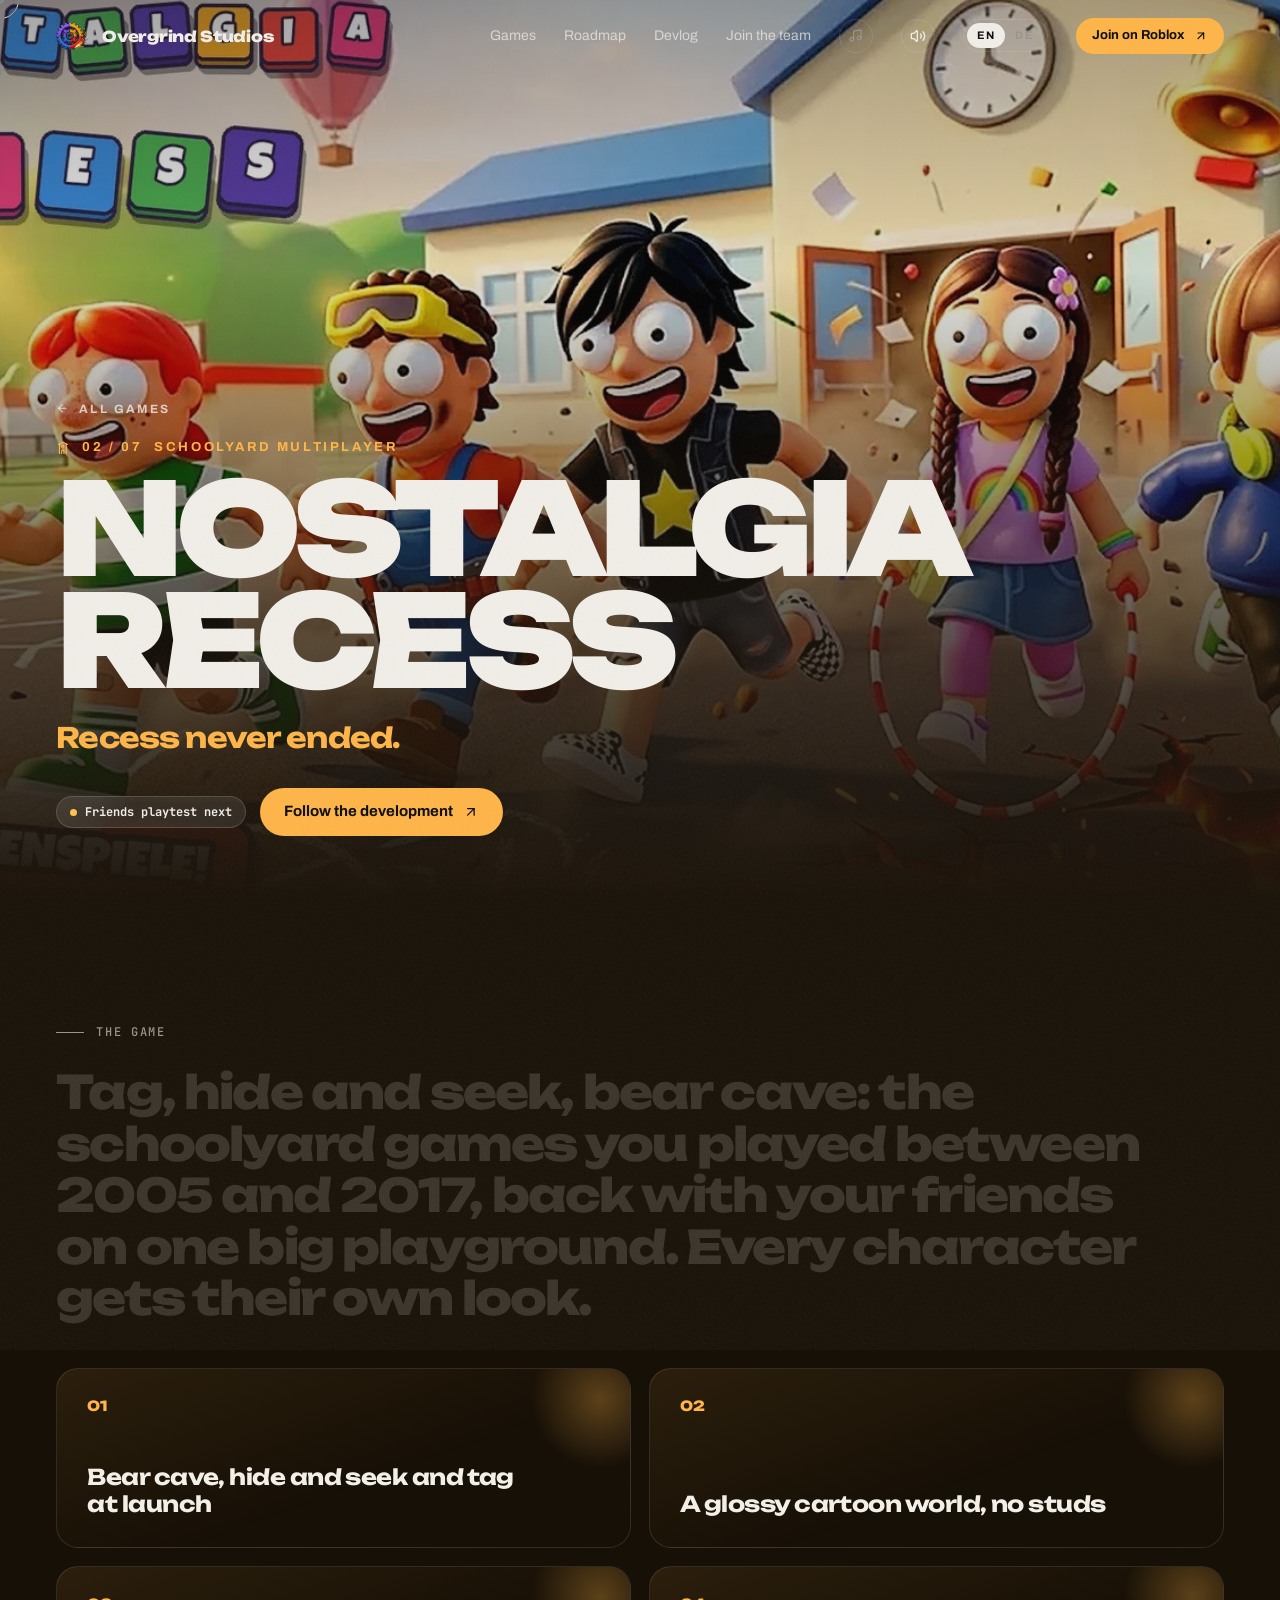
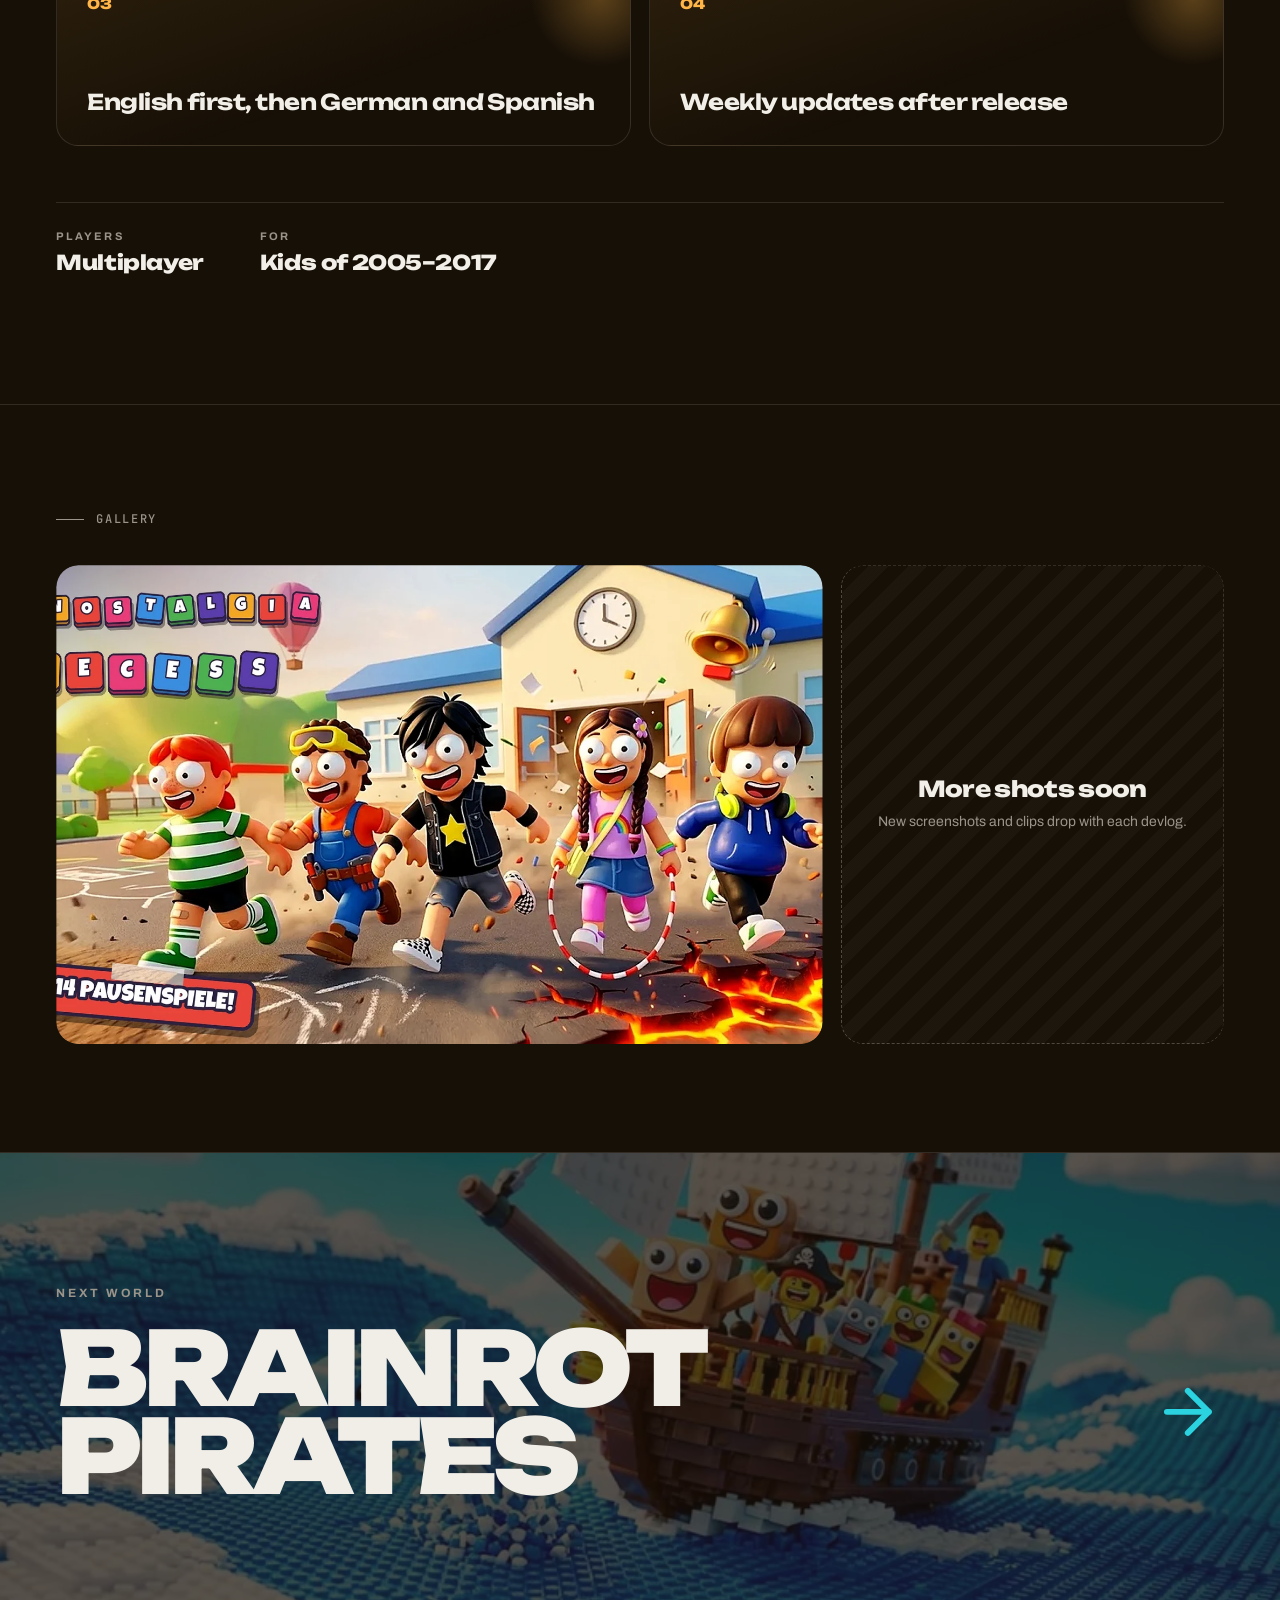
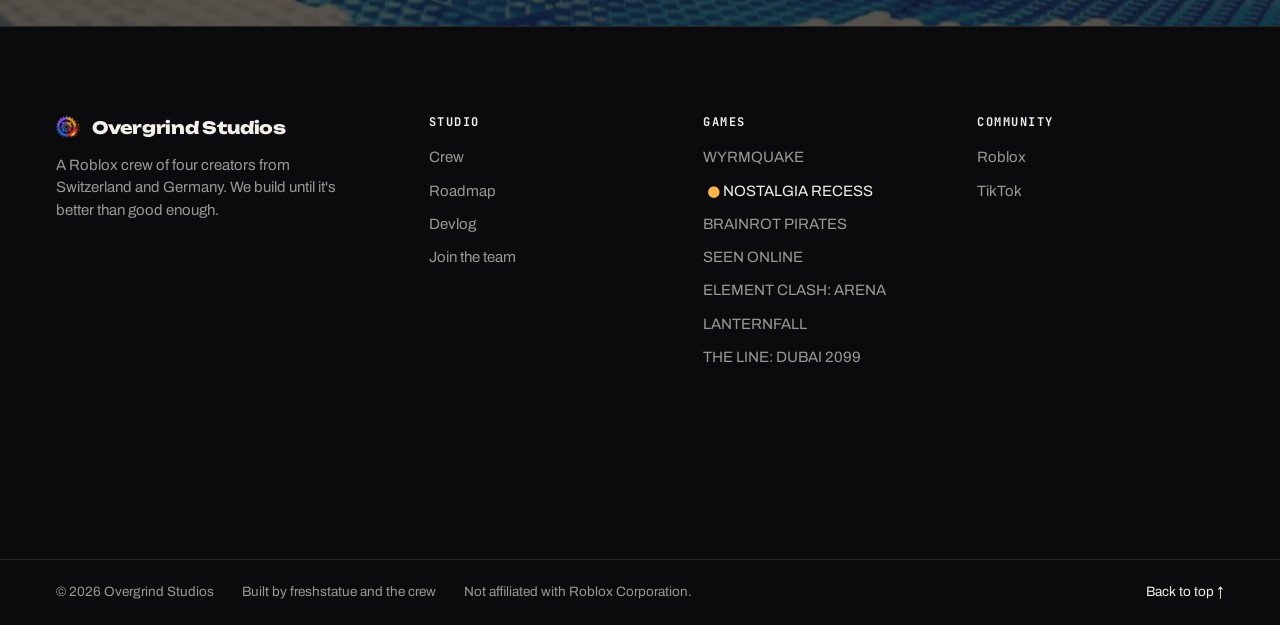
<file: games/recess/index.html>
<!DOCTYPE html>
<html lang="en">
<head>
<meta charset="utf-8">
<meta name="viewport" content="width=device-width, initial-scale=1">
<title>NOSTALGIA RECESS · Overgrind Studios</title>
<meta name="description" content="Tag, hide and seek, bear cave: the schoolyard games you played between 2005 and 2017, back with your friends on one big playground. Every character gets their own look.">
<meta name="theme-color" content="#171007">
<link rel="icon" type="image/png" href="../../icon.png">
<link rel="canonical" href="https://overgrindstudio.click/games/recess/">
<meta property="og:type" content="website">
<meta property="og:site_name" content="Overgrind Studios">
<meta property="og:title" content="NOSTALGIA RECESS · Overgrind Studios">
<meta property="og:description" content="Recess never ended.">
<meta property="og:url" content="https://overgrindstudio.click/games/recess/">
<meta property="og:image" content="https://overgrindstudio.click/assets/games/recess.jpg">
<meta name="twitter:card" content="summary_large_image">
<script type="application/ld+json">{"@context": "https://schema.org", "@type": "VideoGame", "name": "NOSTALGIA RECESS", "genre": "Schoolyard multiplayer", "description": "Tag, hide and seek, bear cave: the schoolyard games you played between 2005 and 2017, back with your friends on one big playground. Every character gets their own look.", "gamePlatform": "Roblox", "image": "https://overgrindstudio.click/assets/games/recess.jpg", "publisher": {"@type": "Organization", "name": "Overgrind Studios"}}</script>
<link rel="preload" href="../../assets/fonts/unbounded.woff2" as="font" type="font/woff2" crossorigin>
<link rel="preload" href="../../assets/fonts/archivo.woff2" as="font" type="font/woff2" crossorigin>
<link rel="stylesheet" href="../../assets/site.css?v=b741c971">
<style>:root{--bg:#171007;--accent:#FFB547}</style>
</head>
<body class="game-page" data-key="recess">
<div class="grain" aria-hidden="true"></div>
<svg width="0" height="0" style="position:absolute" aria-hidden="true"><filter id="liquid" x="-10%" y="-10%" width="120%" height="120%"><feTurbulence id="liquid-t" type="fractalNoise" baseFrequency="0.012 0.03" numOctaves="2" seed="7"/><feDisplacementMap id="liquid-d" in="SourceGraphic" scale="0" xChannelSelector="R" yChannelSelector="G"/></filter></svg>
<div class="cur" aria-hidden="true"><div class="dot"></div><div class="ring"><span data-i18n="cur">VIEW</span></div></div>

<header class="nav">
  <div class="wrap">
    <a class="brand" href="../../" aria-label="Overgrind Studios home"><img class="og-logo" src="../../assets/logo/emblem-128.png" width="34" height="28" alt="" aria-hidden="true">Overgrind Studios</a>
    <nav class="links" aria-label="Main">
      <a href="../../#worlds" data-i18n="n.games">Games</a>
      <a href="../../#road" data-i18n="n.road">Roadmap</a>
      <a href="../../#devlog" data-i18n="n.devlog">Devlog</a>
      <a href="../../#apply" data-i18n="n.apply">Join the team</a>
      <button class="gs-badge" type="button" hidden aria-label="Golden studs found"><i class="gs-ico"></i><b>0/10</b></button>
      <button class="nav-music" type="button" aria-pressed="false" aria-label="Ambient music on or off" title="Music"><svg class="i" viewBox="0 0 24 24" aria-hidden="true"><path d="M9 18V5l12-2v13"/><circle cx="6" cy="18" r="3"/><circle cx="18" cy="16" r="3"/></svg><span class="eq" aria-hidden="true"><i></i><i></i><i></i></span></button>
      <button class="nav-mute" type="button" aria-pressed="true" aria-label="Sound on or off"><svg class="i" viewBox="0 0 24 24" aria-hidden="true"><path d="M11 4.7a.7.7 0 0 0-1.2-.5L6.4 7.6A1.4 1.4 0 0 1 5.4 8H3a1 1 0 0 0-1 1v6a1 1 0 0 0 1 1h2.4a1.4 1.4 0 0 1 1 .4l3.4 3.4a.7.7 0 0 0 1.2-.5z"/><path d="M16 9a5 5 0 0 1 0 6"/><path d="M19.4 18.4a9 9 0 0 0 0-12.8"/></svg><svg class="i" viewBox="0 0 24 24" aria-hidden="true"><path d="M11 4.7a.7.7 0 0 0-1.2-.5L6.4 7.6A1.4 1.4 0 0 1 5.4 8H3a1 1 0 0 0-1 1v6a1 1 0 0 0 1 1h2.4a1.4 1.4 0 0 1 1 .4l3.4 3.4a.7.7 0 0 0 1.2-.5z"/><line x1="22" x2="16" y1="9" y2="15"/><line x1="16" x2="22" y1="9" y2="15"/></svg></button>
      <div class="lang" role="group" aria-label="Language"><button data-lang="en" class="on">EN</button><button data-lang="de">DE</button></div>
      <a class="btn fire sm" href="https://www.roblox.com/communities/1068137339/Overgrind-Studios" target="_blank" rel="noopener"><span data-i18n="n.cta">Join on Roblox</span><svg class="i" viewBox="0 0 24 24" aria-hidden="true"><path d="M7 7h10v10"/><path d="M7 17 17 7"/></svg></a>
    </nav>
  </div>
</header>

<main id="top">
<section class="gp-hero">
  <div class="bgimg" aria-hidden="true"><img src="../../assets/games/recess.webp" alt=""></div>
  <div class="wrap">
    <a class="crumb" href="../../#worlds"><svg class="i" viewBox="0 0 24 24" aria-hidden="true"><path d="M5 12h14"/><path d="m12 5 7 7-7 7"/></svg><span data-i18n="gp.back">All games</span></a>
    <div class="gen"><svg class="i" viewBox="0 0 24 24" aria-hidden="true"><path d="M14 22v-4a2 2 0 1 0-4 0v4"/><path d="M18 5v17"/><path d="m4 6 7.106-3.553a2 2 0 0 1 1.788 0L20 6"/><path d="M6 5v17"/><circle cx="12" cy="9" r="2"/></svg><span>02 / 07</span><span data-i18n="g.recess.genre">Schoolyard multiplayer</span></div>
    <h1 style="--n:9"><span class="ln"><span>NOSTALGIA</span></span><span class="ln"><span>RECESS</span></span></h1>
    <p class="tg" data-i18n="g.recess.tag">Recess never ended.</p>
    <div class="row">
      <span class="chip test"><i></i><span data-i18n="g.recess.status">Friends playtest next</span></span>
      <a class="btn fire mag" href="https://www.roblox.com/communities/1068137339/Overgrind-Studios" target="_blank" rel="noopener"><span data-i18n="gp.follow">Follow the development</span><svg class="i" viewBox="0 0 24 24" aria-hidden="true"><path d="M7 7h10v10"/><path d="M7 17 17 7"/></svg></a>
    </div>
  </div>
</section>

<section class="pitch">
  <div class="wrap">
    <div class="kicker" data-i18n="gp.k1">The game</div>
    <p id="pitch" data-i18n="g.recess.desc">Tag, hide and seek, bear cave: the schoolyard games you played between 2005 and 2017, back with your friends on one big playground. Every character gets their own look.</p>
    <div class="feat-grid"><div class="feat"><b>01</b><p data-i18n="g.recess.f0">Bear cave, hide and seek and tag at launch</p></div><div class="feat"><b>02</b><p data-i18n="g.recess.f1">A glossy cartoon world, no studs</p></div><div class="feat"><b>03</b><p data-i18n="g.recess.f2">English first, then German and Spanish</p></div><div class="feat"><b>04</b><p data-i18n="g.recess.f3">Weekly updates after release</p></div></div>
    <div class="facts-strip"><div><small data-i18n="g.recess.fl0">Players</small><b data-i18n="g.recess.fv0">Multiplayer</b></div><div><small data-i18n="g.recess.fl1">For</small><b data-i18n="g.recess.fv1">Kids of 2005–2017</b></div></div>
  </div>
</section>

<section class="gallery">
  <div class="wrap">
    <div class="kicker" data-i18n="gp.k2">Gallery</div>
    <div class="gal">
      <figure data-cursor><img src="../../assets/games/recess.webp" srcset="../../assets/games/recess-800.webp 800w, ../../assets/games/recess.webp 1600w" sizes="(max-width: 860px) 92vw, 64vw" width="1600" height="900" alt="NOSTALGIA RECESS key art" loading="lazy" decoding="async"></figure>
      <figure class="soon"><div><b data-i18n="gp.soon">More shots soon</b><span data-i18n="gp.soonp">New screenshots and clips drop with each devlog.</span></div></figure>
    </div>
  </div>
</section>

<a class="next" href="../pirates/" style="--next:#2BD4E0">
  <div class="bgimg" aria-hidden="true"><img src="../../assets/games/pirates-800.webp" alt="" loading="lazy"></div>
  <div class="wrap"><small data-i18n="gp.next">Next world</small><b>BRAINROT PIRATES<svg class="i" viewBox="0 0 24 24" aria-hidden="true"><path d="M5 12h14"/><path d="m12 5 7 7-7 7"/></svg></b></div>
</a>
</main>

<footer class="ft">
  <div class="wrap ft-top">
    <div class="ft-col ft-about">
      <span class="ft-brand"><img src="../../assets/logo/emblem-128.png" alt="" aria-hidden="true" width="26" height="22">Overgrind Studios</span>
      <p data-i18n="ft.about">A Roblox crew of four creators from Switzerland and Germany. We build until it's better than good enough.</p>
    </div>
    <nav class="ft-col" aria-label="Studio"><b data-i18n="ft.h1">Studio</b><a href="../../#crew" data-i18n="n.crew">Crew</a><a href="../../#road" data-i18n="n.road">Roadmap</a><a href="../../#devlog" data-i18n="n.devlog">Devlog</a><a href="../../#apply" data-i18n="n.apply">Join the team</a></nav>
    <nav class="ft-col" aria-label="Games"><b data-i18n="n.games">Games</b><a href="../wyrm/">WYRMQUAKE</a><a href="../recess/" aria-current="page">NOSTALGIA RECESS</a><a href="../pirates/">BRAINROT PIRATES</a><a href="../seen/">SEEN ONLINE</a><a href="../clash/">ELEMENT CLASH: ARENA</a><a href="../lantern/">LANTERNFALL</a><a href="../line/">THE LINE: DUBAI 2099</a></nav>
    <nav class="ft-col" aria-label="Community"><b data-i18n="ft.h3">Community</b><a href="https://www.roblox.com/communities/1068137339/Overgrind-Studios" target="_blank" rel="noopener">Roblox</a><a href="https://www.tiktok.com/@overgrindstudios" target="_blank" rel="noopener">TikTok</a></nav>
  </div>
  <div class="ft-mark" aria-hidden="true"><span>OVERGRIND</span></div>
  <div class="wrap ft-bot">
    <span>© 2026 Overgrind Studios</span>
    <span data-i18n="ft.1">Built by freshstatue and the crew</span>
    <span data-i18n="ft.2">Not affiliated with Roblox Corporation.</span>
    <a class="ft-up" href="#top"><span data-i18n="ft.up">Back to top</span> ↑</a>
  </div>
</footer>

<script src="../../vendor/gsap.min.js"></script>
<script src="../../vendor/ScrollTrigger.min.js"></script>
<script src="../../vendor/SplitText.min.js"></script>
<script src="../../vendor/lenis.min.js"></script>
<script>var DE = {"ld": "Lade sieben Welten", "cur": "ANSEHEN", "n.games": "Games", "n.road": "Roadmap", "n.studio": "Studio", "n.join": "Mitmachen", "n.cta": "Auf Roblox beitreten", "h.eyebrow": "Roblox-Gamestudio · seit 2026", "h.lede": "Vier Roblox-Creator, sieben Games in der Werkstatt. Jedes wird so lange gebaut, bis es <em>mehr</em> als nur gut genug ist.", "s.crew": "Die Crew", "cr.f": "Founder", "cr.d": "Developer", "h.c1": "Community beitreten", "h.c2": "Games ansehen", "h.scroll": "Scrollen", "f.1": "Games in Entwicklung", "f.2": "Creator in der Crew", "f.3": "eine Crew aus der Schweiz und Deutschland", "m.k": "Warum Overgrind", "m.t": "Wir veröffentlichen nicht die erste Version, die funktioniert. Sondern die, die wir selbst spielen würden: nach der Schule, nach der Arbeit, um zwei Uhr nachts. Das ist der Grind.", "w.t": "Sieben Welten.<br>Eine Crew.", "w.p": "Jedes Game hat seinen eigenen Look, eigene Regeln und ein eigenes Team. Scroll durch alle und lies unten die Details.", "w.end": "Und das ist erst der Anfang.", "w.endc": "Details lesen", "d.k": "Im Detail", "d.t": "Woran wir bauen", "l.k": "Frühe Konzepte", "l.t": "Noch im Labor", "l.chip": "Konzept", "r.k": "Roadmap", "r.t": "Was als Nächstes kommt", "r.1s": "Jetzt", "r.1h": "Sieben Games in der Werkstatt", "r.1p": "Jedes Projekt entsteht gerade in Roblox Studio.", "r.2s": "Als Nächstes", "r.2h": "Erste Playtests", "r.2p": "Nostalgia Recess: Test mit Freunden.", "r.2q": "SEEN ONLINE: private Beta.", "r.3s": "Winter 2026", "r.3h": "Erste Releases", "r.3p": "Wyrmquake peilt den Winter an.", "r.3q": "Nostalgia Recess bekommt nach dem Start wöchentliche Updates.", "r.4s": "Später", "r.4h": "Seasons und mehr", "r.4p": "Element Clash startet mit Season 1. Season 2 führt in die Unterwelt.", "r.note": "Pläne können sich ändern. Tritt der Community bei, dann erfährst du es zuerst.", "s.k": "Das Studio", "s.t": "Ein Label.<br>Viele Creator.", "s.p1": "Overgrind ist eine gemeinsame Roblox-Community. Verschiedene Creator veröffentlichen unter einem Namen und messen sich am gleichen Anspruch.", "s.p2": "Keine Copy-Paste-Games, keine ersten Entwürfe auf der Startseite. Jeder Release muss etwas sein, das wir selbst spielen würden.", "s.r1": "führt das Label", "s.r2": "leitet ein Game", "s.r3": "baut mit uns", "s.r4": "das bist du", "j.1": "Sei dabei vor", "j.2": "dem ersten Drop.", "j.p": "Tritt der Roblox-Community bei, damit du zuerst erfährst, wenn ein Game aufgeht, und folg uns auf TikTok für Devlogs und Clips.", "j.c1": "Auf Roblox beitreten", "n.devlog": "Devlog", "n.apply": "Ins Team", "d.more": "Zur Game-Seite", "v.k": "Devlog", "v.t": "Hinter dem Grind", "v.ep": "Folge 0", "v.h": "Das ist Overgrind", "v.p": "Wer wir sind, was wir bauen und warum es gleich sieben Games sind. Eine Minute, fünf Welten, ohne Füllstoff.", "v.c": "Mehr auf TikTok", "v.cr": "Stimme: ElevenLabs", "v.soon": "bald", "a.k": "Bau mit uns", "a.t": "Lust, mit uns zu grinden?", "a.p1": "Wir suchen immer Builder, Scripter, Modeler, UI- und VFX-Leute, denen Details genauso wichtig sind wie uns.", "a.p2": "Erzähl uns, wer du bist, und schick etwas, das du gebaut hast. Wir lesen jede Bewerbung.", "a.f1": "Dein Name", "a.f2": "Roblox-Benutzername", "a.f3": "Was du am besten kannst", "a.f4": "Portfolio oder Game-Link", "a.f5": "Ein paar Worte zu dir", "a.o": "Etwas anderes", "a.send": "Bewerbung senden", "a.note": "Öffnet dein Mailprogramm mit allem ausgefüllt. Auf dieser Seite wird nichts gespeichert.", "s.vid": "FreshStatue stellt Overgrind vor: wer wir sind, woher der Name kommt und wen wir suchen.", "gp.back": "Alle Games", "gp.follow": "Entwicklung verfolgen", "gp.k1": "Das Game", "gp.k2": "Galerie", "gp.soon": "Bald mehr Bilder", "gp.soonp": "Neue Screenshots und Clips kommen mit jedem Devlog.", "gp.next": "Nächste Welt", "ft.1": "Gebaut von freshstatue und der Crew", "ft.2": "Nicht mit der Roblox Corporation verbunden.", "g.wyrm.genre": "Drachen-Runner", "g.wyrm.tag": "Abtauchen. Zerschmettern. Aufsteigen.", "g.wyrm.status": "In Entwicklung · Ziel Winter 2026", "g.wyrm.desc": "Reite einen Drachen direkt in den Boden, grab dich durch die Erde und brich auf der anderen Seite wieder heraus. Alles, was im Weg steht, nimmst du mit. Alle 1000 Meter wählst du eine Karte, und manche davon sind ein Risiko.", "g.wyrm.f0": "Story „Der grosse Riss“ mit Overlord Quadrax und Reiterin Pip", "g.wyrm.f1": "Bosse mit Schwachpunkten, die du finden musst", "g.wyrm.f2": "Ein Hort, den du mit allem füllst, was du ausgräbst", "g.wyrm.f3": "Tägliche Strecke und Live-Rennen mit Liga", "g.wyrm.fl0": "Modus", "g.wyrm.fv0": "Solo · Live-Rennen", "g.wyrm.fl1": "Look", "g.wyrm.fv1": "Glänzender Cartoon", "g.recess.genre": "Schulhof-Multiplayer", "g.recess.tag": "Die Pause ist nie vorbei.", "g.recess.status": "Als Nächstes: Test mit Freunden", "g.recess.desc": "Fangen, Verstecken, Bärenhöhle: die Pausenspiele von 2005 bis 2017, zurück mit deinen Freunden auf einem grossen Schulhof. Jede Figur bekommt ihren eigenen Look.", "g.recess.f0": "Zum Start: Bärenhöhle, Verstecken und Fangen", "g.recess.f1": "Eine glänzende Cartoon-Welt, ganz ohne Noppen", "g.recess.f2": "Zuerst Englisch, dann Deutsch und Spanisch", "g.recess.f3": "Nach dem Release jede Woche Updates", "g.recess.fl0": "Spieler", "g.recess.fv0": "Multiplayer", "g.recess.fl1": "Für", "g.recess.fv1": "Kinder von 2005–2017", "g.pirates.genre": "Piraten-Abenteuer", "g.pirates.tag": "Erobere die Meere.", "g.pirates.status": "In Entwicklung", "g.pirates.desc": "Ein Ozean aus feinen Noppensteinen, mit grossen Wellen und weissem Schaum. Brainrot-Crews segeln aus der Brainrot Bay los, handeln, plündern und schwimmen, wohin sie wollen.", "g.pirates.f0": "Brainrot Bay: eine grosse Hafeninsel mit echten Läden", "g.pirates.f1": "Trash Tide West ist sicheres Wasser, Mistmouth Nord ist Raid-Gebiet", "g.pirates.f2": "Karibisches Tageslicht und Abende zur goldenen Stunde", "g.pirates.f3": "Eine Brainrot-Crew mit Glubschaugen, eher lustig als gruselig", "g.pirates.fl0": "Welt", "g.pirates.fv0": "Alles aus Noppen", "g.pirates.fl1": "Schwimmen", "g.pirates.fv1": "Frei, überall", "g.seen.genre": "Horror", "g.seen.tag": "Manche Fotos bleiben besser offline.", "g.seen.status": "Als Nächstes: private Beta", "g.seen.desc": "Du bist Archivar im weissen Laborkittel, mit einer Nummer auf dem Rücken. Deine Aufgabe: die Menschen finden, die aus alten Fotos verschwunden sind. Manche sind noch da draussen, und sie haben sich verändert.", "g.seen.f0": "Ein echt bedienbarer PC in der Lobby ist dein Weg in die Welten", "g.seen.f1": "Der Glockenmann, der Schwimmer und das Wesen im Feld", "g.seen.f2": "Auch fürs Spielen auf dem Handy gebaut", "g.seen.f3": "Robux nur für Kosmetik: Kittelfarben und Taschenlampenlicht", "g.seen.fl0": "Spieler", "g.seen.fv0": "Archivare im Team", "g.seen.fl1": "Plattform", "g.seen.fv1": "PC · Handy", "g.clash.genre": "Ranked-Elementkampf", "g.clash.tag": "Wähl dein Element. Steig im Rang.", "g.clash.status": "Season 1 in Entwicklung", "g.clash.desc": "Third-Person-Elementkämpfe im Ranked-Modus 1v1, 2v2 und 3v3, auf PC und Handy. Ausserhalb der Arena gibt es eine Free-Fight-Map im eigenen Noppen-Stil, mit einer ganzen Stadt zum Durchkämpfen.", "g.clash.f0": "Ranked 1v1 · 2v2 · 3v3", "g.clash.f1": "Coins für Matches, Siege, Quests und KOs", "g.clash.f2": "Skins, Auren, Emotes, Posen, KO-Effekte und Trails", "g.clash.f3": "Start mit Season 1, Season 2 führt in die Unterwelt", "g.clash.fl0": "Modi", "g.clash.fv0": "Ranked · Free Fight", "g.clash.fl1": "Plattform", "g.clash.fv1": "PC · Handy", "g.lantern.genre": "Koop-Survival-Horror", "g.lantern.tag": "Kommt gemeinsam durch die Dunkelheit.", "g.lantern.status": "In Entwicklung", "g.lantern.desc": "Ein Koop-Survival-Horror für dich und deine Freunde. Allein schafft es niemand durch die Dunkelheit, also bleibt besser zusammen.", "g.lantern.f0": "Von Anfang an für Koop gebaut", "g.lantern.f1": "Survival-Horror, Meilenstein für Meilenstein gebaut", "g.lantern.fl0": "Spieler", "g.lantern.fv0": "Koop", "g.lantern.fl1": "Genre", "g.lantern.fv1": "Survival-Horror", "g.line.genre": "Story-Sci-Fi", "g.line.tag": "Eine Stadt. Eine KI. Ein Weg nach oben.", "g.line.status": "In Entwicklung", "g.line.desc": "Dubai, 2099. Die Stadt ist eine einzige senkrechte Linie in der Wüste, gesteuert von einer KI namens MOTHERLINE. Du spielst Amir, einen Wartungstechniker, der seine Schwester Layla zurückholen will.", "g.line.f0": "Eine storybasierte Kampagne", "g.line.f1": "Realistische Grafik mit Reflexionen und Details überall", "g.line.f2": "Eine riesige Stadt mit Raum um Raum zum Erkunden", "g.line.fl0": "Held", "g.line.fv0": "Amir, Wartungstechniker", "g.line.fl1": "Gegner", "g.line.fv1": "MOTHERLINE", "lab.0": "Zahnarzt-Horror für Brainrot-Patienten.", "lab.1": "Käfig-Rätsel, ein Zirkusdirektor und Drohnen.", "n.crew": "Crew", "lu.r0": "Founder", "lu.r1": "Creator", "lu.r2": "Avatar lädt", "lu.r3": "Avatar lädt", "lu.you": "Du?", "lu.r4": "Freier Platz", "lu.k0": "Die Crew", "lu.t0": "Das sind<br>die Grinder.", "lu.p0": "Vier Devs aus der Schweiz und Deutschland. Beweg die Maus, sie schauen dir nach. Klick einen an und sag Hallo, tipp aufs Namensschild für seine Karte.", "lu.k1": "Founder", "lu.p1": "Führt das Label und baut die Games. Ja, er ist aus Marmor. Klick ihn an und schau, was passiert.", "lu.k2": "Creator", "lu.p2": "Noch kein Video, aber merk dir diesen Avatar. Die Krone kommt bald in deinen Feed.", "lu.k3": "Developer", "lu.p3": "Zwei weitere Devs aus der Crew. Ihre Avatare laden noch. Ihr Code nicht.", "lu.k4": "Freier Platz", "lu.t4": "Dieser Platz gehört dir.", "lu.p4": "Builder, Scripter, Modeler, Designer: Bühne frei.", "lu.c": "Jetzt bewerben", "lu.hint": "bewegen · klicken · hallo sagen", "lu.fit": "Game-Outfits", "dl.0": "Das ist Overgrind", "dlw.0": "1 Min.", "dl.1": "Wyrmquake-Devlog", "dlw.1": "bald", "ld.t": "Trete Overgrind bei", "ld.by": "von freshstatue und der Crew", "ld.tip": "Tipp: Auf dieser Seite sind 10 goldene Noppen versteckt.", "f.4": "Mitglieder in der Community", "n.build": "Builder", "tt.h": "Frisch von TikTok", "tt.p": "Unsere neusten Clips und Devlogs direkt von TikTok. Sie laden von tiktok.com, dabei kann TikTok Cookies setzen.", "tt.c": "TikTok-Videos laden", "b.k": "Avatar-Builder", "b.t": "Bau deinen<br>Grinder.", "b.p": "Wähl Farben, ein Gesicht und ein Game-Outfit. Lade deine Crew-Karte runter, teil sie oder schick sie mit deiner Bewerbung.", "b.hint": "ziehen zum Drehen · klicken für ein Emote", "b.skin": "Haut", "b.shirt": "Shirt", "b.pants": "Hose", "b.face": "Gesicht", "b.fit": "Game-Outfit", "b.name": "Name auf der Karte", "b.role": "Rolle", "b.dl": "Karte runterladen", "b.share": "Teilen", "b.apply": "Mit diesem Avatar bewerben", "gs.role": "Du hast jede goldene Noppe gefunden", "gs.r1": "Noppen", "gs.r2": "Status", "gs.r2v": "Zertifizierter Grinder", "gs.q": "„Echte Grinder schauen in jede Ecke.“", "up.0.t": "Die Games bekommen die grosse Bühne", "up.0.0": "Unser Logo ist jetzt ein echtes 3D-Zahnrad: Es baut sich im Intro zusammen, fliegt dich in die Seite und fährt beim Scrollen mit.", "up.0.1": "Alle sieben Games laufen jetzt als grosse Galerie: Beim Scrollen fahren sie eins nach dem anderen vorbei.", "up.0.2": "Überall neue Bewegung: Der Schriftzug baut sich auf, Überschriften steigen ein, die Roadmap zeichnet sich selbst und die Crew-Karten neigen sich zu deinem Cursor.", "up.0.3": "Beim ersten Besuch ein kurzes Noppen-Intro in den Crew-Farben.", "up.0.4": "Neuer Design-Schliff: Lichtkegel hinter der Crew, Crew-Karten als Poster, die sich beim Drüberfahren öffnen, eine neue Roadmap und ein Footer mit allen Games.", "up.1.t": "Neue Crew, neues Logo, neuer Film", "up.1.0": "excess und Gino wurden komplett neu gebaut, und FreshStatue ist jetzt echter Marmor mit goldenen Nähten. Klick sie oben an.", "up.1.1": "Unser eigenes Logo: ein Zahnrad aus Noppen in den vier Crew-Farben.", "up.1.2": "Neu im Devlog: ein Ein-Minuten-Film durch fünf unserer Welten und das ganze Studio-Video.", "up.2.t": "Ganze Crew, neuer Look", "up.2.0": "Alle vier Creator sind jetzt als ihre echten Roblox-Avatare auf der Seite: FreshStatue, Andrin, Gino und excess.", "up.2.1": "Neues weisses Design mit einer Farbe pro Creator.", "up.2.2": "Klick oben einen Creator an, und er reagiert.", "up.3.t": "Die Crew ist eingezogen", "up.3.0": "FreshStatue und Andrin sind jetzt überall auf der Seite unterwegs, vom Hero bis zum Footer.", "up.3.1": "Avatar-Builder: Bau deinen eigenen Grinder und lade deine Crew-Karte runter.", "up.3.2": "Irgendwo auf dieser Seite sind 10 goldene Noppen versteckt.", "up.4.t": "Studio-Video und Game-Outfits", "up.4.0": "FreshStatue stellt Overgrind im neuen Studio-Video vor.", "up.4.1": "Jedes Game hat sein eigenes Outfit für die Crew bekommen.", "lu.pose": "Pose", "lu.snap": "Foto machen", "lu.card": "Sammelkarte", "up.new": "NEU", "up.k": "Update-Log", "up.h": "Was ist neu", "up.p": "Was sich bei Overgrind zuletzt geändert hat.", "cr4.fs": "Führt das Label und baut die Games. Ja, er ist aus Marmor.", "cr4r.fs": "Founder", "cr4.andrin": "Schwarz und Rot, Krone obendrauf. Merk dir diesen Avatar, die Krone kommt bald in deinen Feed.", "cr4r.andrin": "Creator", "cr4.gino": "Schwarzer Hut, weisse Haare, ROCKSTAR-Jacke. Den findest du in jeder Lobby.", "cr4r.gino": "Creator", "cr4.excess": "Lila Pilotenbrille und eine Biene, die nie von seiner Seite weicht.", "cr4r.excess": "Creator", "w.hint": "weiter scrollen", "ft.about": "Eine Roblox-Crew aus vier Creatorn aus der Schweiz und Deutschland. Wir bauen, bis es mehr als nur gut genug ist.", "ft.h1": "Studio", "ft.h3": "Community", "ft.up": "Nach oben", "lb.crew": "Zur Crew", "lb.back": "Zurück", "jn.k": "Die Reise", "jn.p": "Scroll und flieg durch alle sieben Welten.", "jn.go": "Diese Welt betreten", "h.m1": "Roblox-Gamestudio", "h.m2": "Seit 2026", "h.hint": "klick einen Creator an", "lu.t0a": "Das sind", "lu.t0b": "die Grinder.", "cr.p": "Vier Creator aus der Schweiz und Deutschland, ein Label. Hier baut jeder mit, und jeder spielt, was wir veröffentlichen.", "w.ta": "Sieben Welten.", "w.tb": "Eine Crew.", "w.p2": "Jedes Game hat seinen eigenen Look, eigene Regeln und ein eigenes Team. Öffne eins und schau, woran wir bauen.", "r.ta": "Was als", "r.tb": "Nächstes kommt.", "v.ta": "Hinter dem", "v.tb": "Grind.", "s.st": "Ein Label, viele Creator. Wir veröffentlichen nicht die erste Version, die funktioniert. Sondern die, die wir selbst spielen würden: nach der Schule, nach der Arbeit, um zwei Uhr nachts.", "a.ta": "Lust, mit uns", "a.tb": "zu grinden?"};</script>
<script src="../../game.js?v=b741c971"></script>
<script src="../../portal.js?v=b741c971"></script>
<script type="module" src="../../brickword.js?v=b741c971"></script>
<script type="module" src="../../extras.js"></script>
<script data-goatcounter="https://overgrind.goatcounter.com/count" async src="https://gc.zgo.at/count.js"></script>
</body>
</html>
</file>
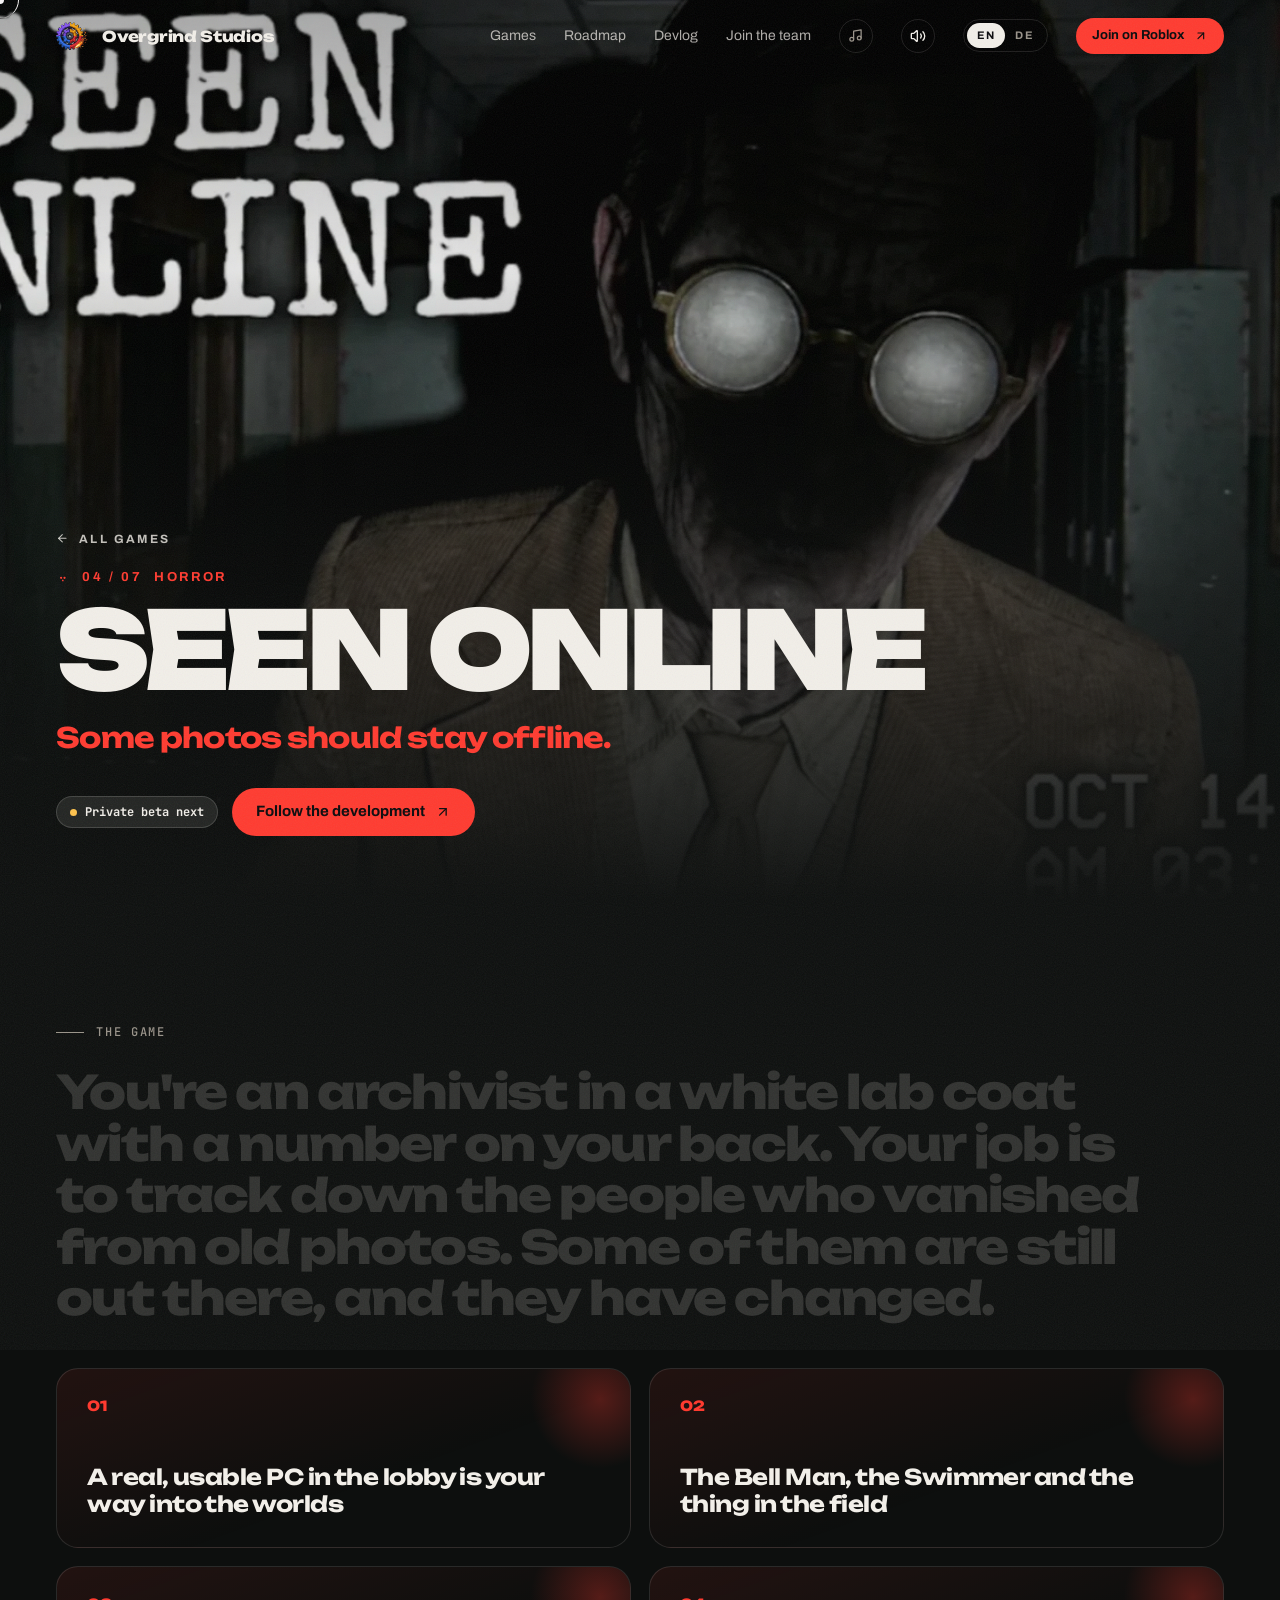
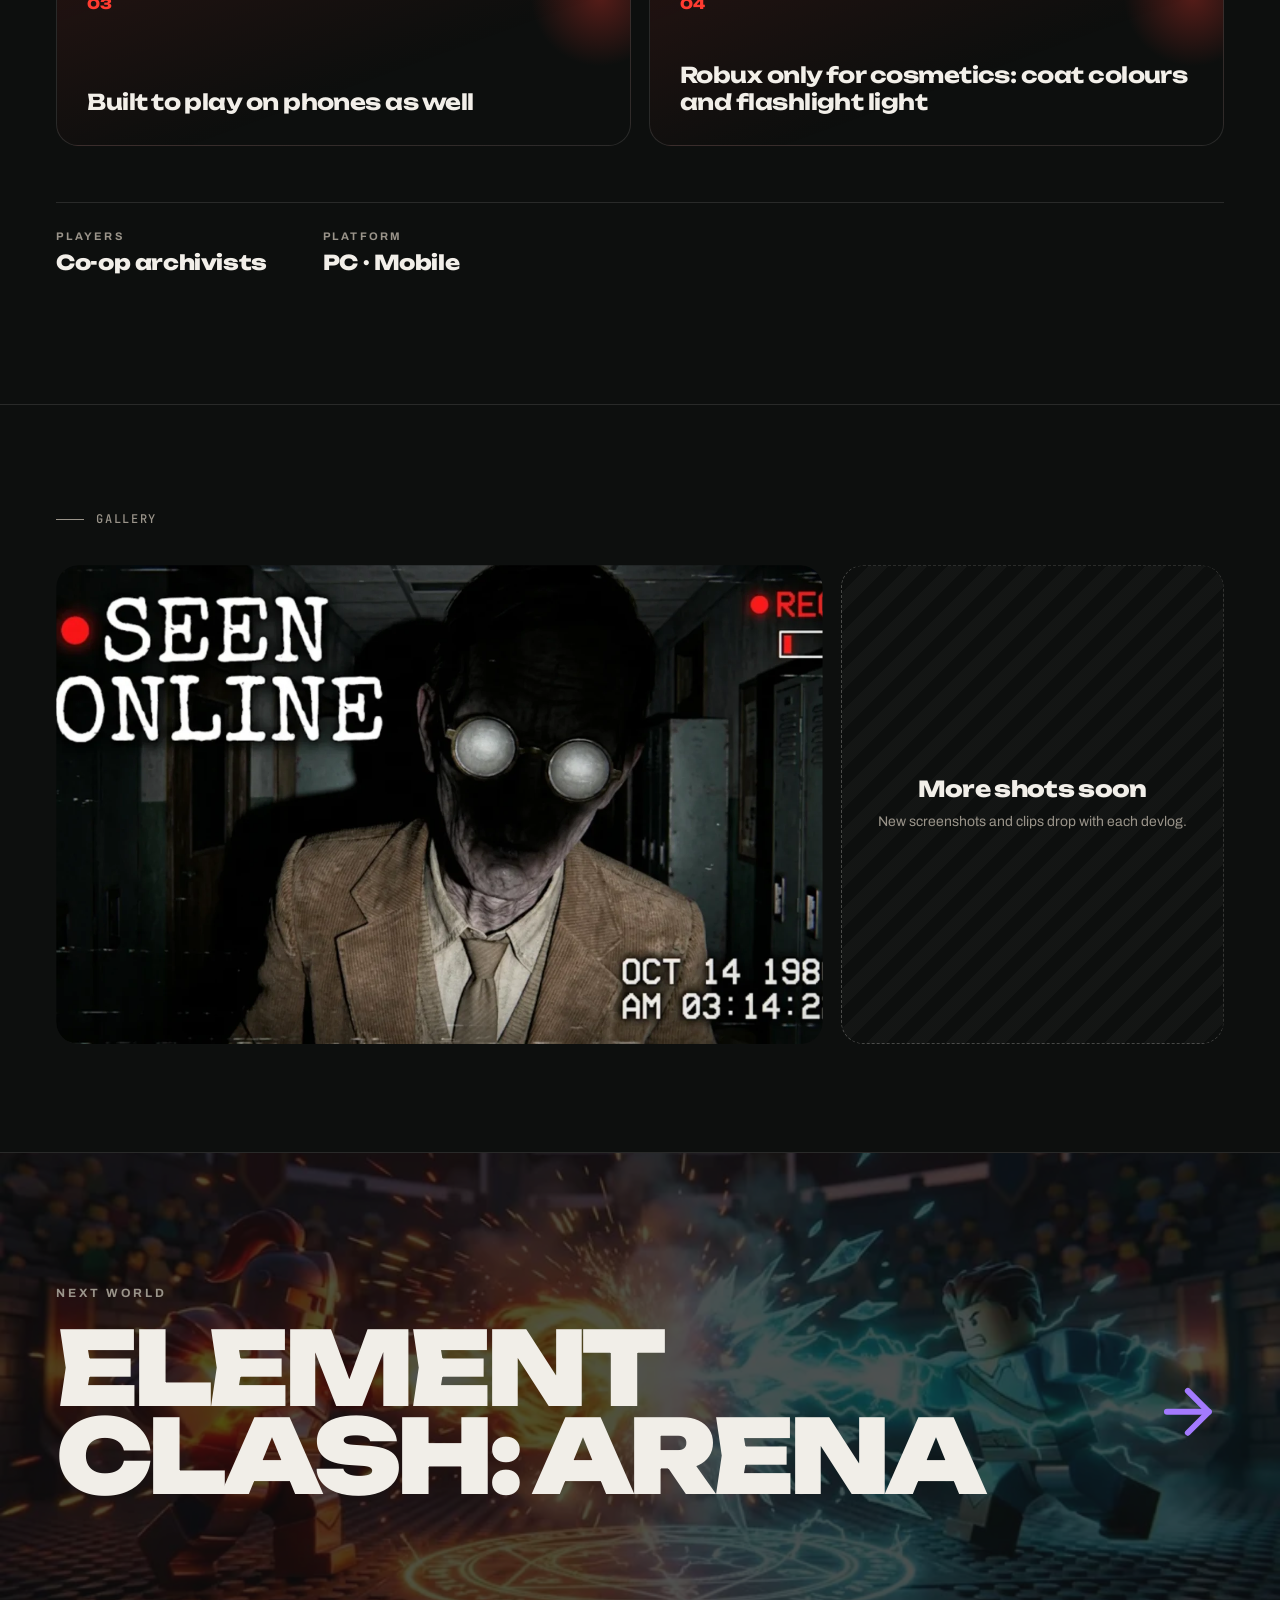
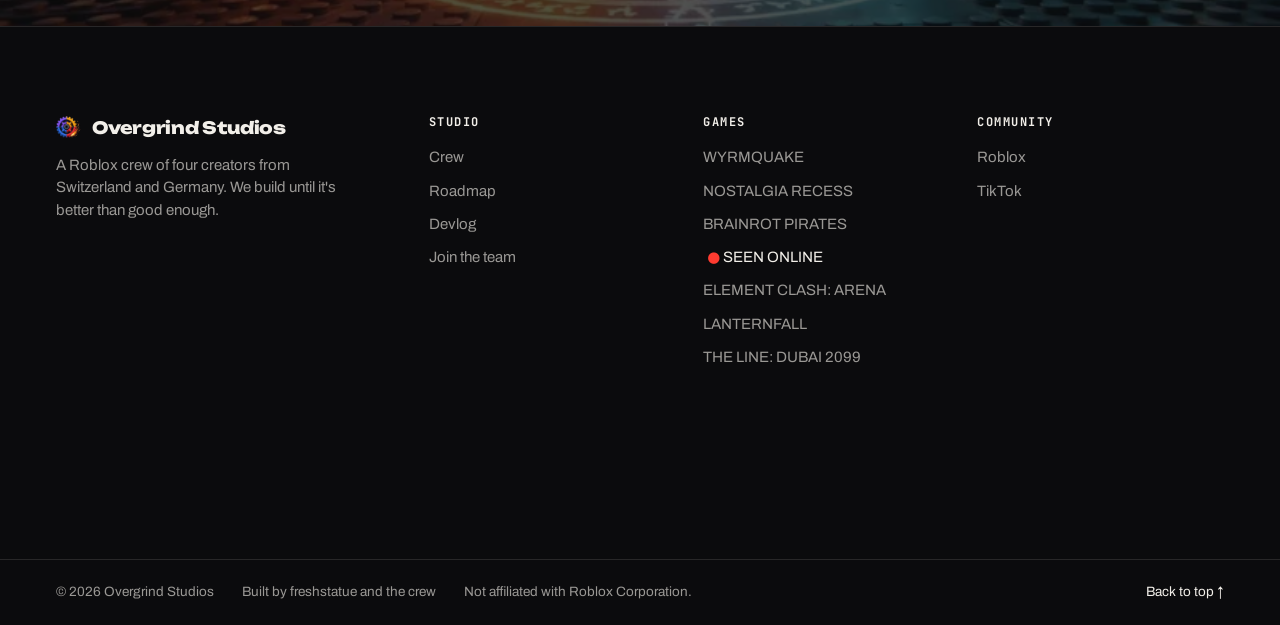
<file: games/seen/index.html>
<!DOCTYPE html>
<html lang="en">
<head>
<meta charset="utf-8">
<meta name="viewport" content="width=device-width, initial-scale=1">
<title>SEEN ONLINE · Overgrind Studios</title>
<meta name="description" content="You&#x27;re an archivist in a white lab coat with a number on your back. Your job is to track down the people who vanished from old photos. Some of them are still out there, and they have changed.">
<meta name="theme-color" content="#0D0F0E">
<link rel="icon" type="image/png" href="../../icon.png">
<link rel="canonical" href="https://overgrindstudio.click/games/seen/">
<meta property="og:type" content="website">
<meta property="og:site_name" content="Overgrind Studios">
<meta property="og:title" content="SEEN ONLINE · Overgrind Studios">
<meta property="og:description" content="Some photos should stay offline.">
<meta property="og:url" content="https://overgrindstudio.click/games/seen/">
<meta property="og:image" content="https://overgrindstudio.click/assets/games/seen.jpg">
<meta name="twitter:card" content="summary_large_image">
<script type="application/ld+json">{"@context": "https://schema.org", "@type": "VideoGame", "name": "SEEN ONLINE", "genre": "Horror", "description": "You're an archivist in a white lab coat with a number on your back. Your job is to track down the people who vanished from old photos. Some of them are still out there, and they have changed.", "gamePlatform": "Roblox", "image": "https://overgrindstudio.click/assets/games/seen.jpg", "publisher": {"@type": "Organization", "name": "Overgrind Studios"}}</script>
<link rel="preload" href="../../assets/fonts/unbounded.woff2" as="font" type="font/woff2" crossorigin>
<link rel="preload" href="../../assets/fonts/archivo.woff2" as="font" type="font/woff2" crossorigin>
<link rel="stylesheet" href="../../assets/site.css?v=b741c971">
<style>:root{--bg:#0D0F0E;--accent:#FF3B30}</style>
</head>
<body class="game-page" data-key="seen">
<div class="grain" aria-hidden="true"></div>
<svg width="0" height="0" style="position:absolute" aria-hidden="true"><filter id="liquid" x="-10%" y="-10%" width="120%" height="120%"><feTurbulence id="liquid-t" type="fractalNoise" baseFrequency="0.012 0.03" numOctaves="2" seed="7"/><feDisplacementMap id="liquid-d" in="SourceGraphic" scale="0" xChannelSelector="R" yChannelSelector="G"/></filter></svg>
<div class="cur" aria-hidden="true"><div class="dot"></div><div class="ring"><span data-i18n="cur">VIEW</span></div></div>

<header class="nav">
  <div class="wrap">
    <a class="brand" href="../../" aria-label="Overgrind Studios home"><img class="og-logo" src="../../assets/logo/emblem-128.png" width="34" height="28" alt="" aria-hidden="true">Overgrind Studios</a>
    <nav class="links" aria-label="Main">
      <a href="../../#worlds" data-i18n="n.games">Games</a>
      <a href="../../#road" data-i18n="n.road">Roadmap</a>
      <a href="../../#devlog" data-i18n="n.devlog">Devlog</a>
      <a href="../../#apply" data-i18n="n.apply">Join the team</a>
      <button class="gs-badge" type="button" hidden aria-label="Golden studs found"><i class="gs-ico"></i><b>0/10</b></button>
      <button class="nav-music" type="button" aria-pressed="false" aria-label="Ambient music on or off" title="Music"><svg class="i" viewBox="0 0 24 24" aria-hidden="true"><path d="M9 18V5l12-2v13"/><circle cx="6" cy="18" r="3"/><circle cx="18" cy="16" r="3"/></svg><span class="eq" aria-hidden="true"><i></i><i></i><i></i></span></button>
      <button class="nav-mute" type="button" aria-pressed="true" aria-label="Sound on or off"><svg class="i" viewBox="0 0 24 24" aria-hidden="true"><path d="M11 4.7a.7.7 0 0 0-1.2-.5L6.4 7.6A1.4 1.4 0 0 1 5.4 8H3a1 1 0 0 0-1 1v6a1 1 0 0 0 1 1h2.4a1.4 1.4 0 0 1 1 .4l3.4 3.4a.7.7 0 0 0 1.2-.5z"/><path d="M16 9a5 5 0 0 1 0 6"/><path d="M19.4 18.4a9 9 0 0 0 0-12.8"/></svg><svg class="i" viewBox="0 0 24 24" aria-hidden="true"><path d="M11 4.7a.7.7 0 0 0-1.2-.5L6.4 7.6A1.4 1.4 0 0 1 5.4 8H3a1 1 0 0 0-1 1v6a1 1 0 0 0 1 1h2.4a1.4 1.4 0 0 1 1 .4l3.4 3.4a.7.7 0 0 0 1.2-.5z"/><line x1="22" x2="16" y1="9" y2="15"/><line x1="16" x2="22" y1="9" y2="15"/></svg></button>
      <div class="lang" role="group" aria-label="Language"><button data-lang="en" class="on">EN</button><button data-lang="de">DE</button></div>
      <a class="btn fire sm" href="https://www.roblox.com/communities/1068137339/Overgrind-Studios" target="_blank" rel="noopener"><span data-i18n="n.cta">Join on Roblox</span><svg class="i" viewBox="0 0 24 24" aria-hidden="true"><path d="M7 7h10v10"/><path d="M7 17 17 7"/></svg></a>
    </nav>
  </div>
</header>

<main id="top">
<section class="gp-hero">
  <div class="bgimg" aria-hidden="true"><img src="../../assets/games/seen.webp" alt=""></div>
  <div class="wrap">
    <a class="crumb" href="../../#worlds"><svg class="i" viewBox="0 0 24 24" aria-hidden="true"><path d="M5 12h14"/><path d="m12 5 7 7-7 7"/></svg><span data-i18n="gp.back">All games</span></a>
    <div class="gen"><svg class="i" viewBox="0 0 24 24" aria-hidden="true"><path d="m12.5 17-.5-1-.5 1h1z"/><circle cx="15" cy="12" r="1"/><circle cx="9" cy="12" r="1"/></svg><span>04 / 07</span><span data-i18n="g.seen.genre">Horror</span></div>
    <h1 style="--n:11"><span class="ln"><span>SEEN ONLINE</span></span></h1>
    <p class="tg" data-i18n="g.seen.tag">Some photos should stay offline.</p>
    <div class="row">
      <span class="chip test"><i></i><span data-i18n="g.seen.status">Private beta next</span></span>
      <a class="btn fire mag" href="https://www.roblox.com/communities/1068137339/Overgrind-Studios" target="_blank" rel="noopener"><span data-i18n="gp.follow">Follow the development</span><svg class="i" viewBox="0 0 24 24" aria-hidden="true"><path d="M7 7h10v10"/><path d="M7 17 17 7"/></svg></a>
    </div>
  </div>
</section>

<section class="pitch">
  <div class="wrap">
    <div class="kicker" data-i18n="gp.k1">The game</div>
    <p id="pitch" data-i18n="g.seen.desc">You&#x27;re an archivist in a white lab coat with a number on your back. Your job is to track down the people who vanished from old photos. Some of them are still out there, and they have changed.</p>
    <div class="feat-grid"><div class="feat"><b>01</b><p data-i18n="g.seen.f0">A real, usable PC in the lobby is your way into the worlds</p></div><div class="feat"><b>02</b><p data-i18n="g.seen.f1">The Bell Man, the Swimmer and the thing in the field</p></div><div class="feat"><b>03</b><p data-i18n="g.seen.f2">Built to play on phones as well</p></div><div class="feat"><b>04</b><p data-i18n="g.seen.f3">Robux only for cosmetics: coat colours and flashlight light</p></div></div>
    <div class="facts-strip"><div><small data-i18n="g.seen.fl0">Players</small><b data-i18n="g.seen.fv0">Co-op archivists</b></div><div><small data-i18n="g.seen.fl1">Platform</small><b data-i18n="g.seen.fv1">PC · Mobile</b></div></div>
  </div>
</section>

<section class="gallery">
  <div class="wrap">
    <div class="kicker" data-i18n="gp.k2">Gallery</div>
    <div class="gal">
      <figure data-cursor><img src="../../assets/games/seen.webp" srcset="../../assets/games/seen-800.webp 800w, ../../assets/games/seen.webp 1600w" sizes="(max-width: 860px) 92vw, 64vw" width="1600" height="900" alt="SEEN ONLINE key art" loading="lazy" decoding="async"></figure>
      <figure class="soon"><div><b data-i18n="gp.soon">More shots soon</b><span data-i18n="gp.soonp">New screenshots and clips drop with each devlog.</span></div></figure>
    </div>
  </div>
</section>

<a class="next" href="../clash/" style="--next:#A47BFF">
  <div class="bgimg" aria-hidden="true"><img src="../../assets/games/clash-800.webp" alt="" loading="lazy"></div>
  <div class="wrap"><small data-i18n="gp.next">Next world</small><b>ELEMENT CLASH: ARENA<svg class="i" viewBox="0 0 24 24" aria-hidden="true"><path d="M5 12h14"/><path d="m12 5 7 7-7 7"/></svg></b></div>
</a>
</main>

<footer class="ft">
  <div class="wrap ft-top">
    <div class="ft-col ft-about">
      <span class="ft-brand"><img src="../../assets/logo/emblem-128.png" alt="" aria-hidden="true" width="26" height="22">Overgrind Studios</span>
      <p data-i18n="ft.about">A Roblox crew of four creators from Switzerland and Germany. We build until it's better than good enough.</p>
    </div>
    <nav class="ft-col" aria-label="Studio"><b data-i18n="ft.h1">Studio</b><a href="../../#crew" data-i18n="n.crew">Crew</a><a href="../../#road" data-i18n="n.road">Roadmap</a><a href="../../#devlog" data-i18n="n.devlog">Devlog</a><a href="../../#apply" data-i18n="n.apply">Join the team</a></nav>
    <nav class="ft-col" aria-label="Games"><b data-i18n="n.games">Games</b><a href="../wyrm/">WYRMQUAKE</a><a href="../recess/">NOSTALGIA RECESS</a><a href="../pirates/">BRAINROT PIRATES</a><a href="../seen/" aria-current="page">SEEN ONLINE</a><a href="../clash/">ELEMENT CLASH: ARENA</a><a href="../lantern/">LANTERNFALL</a><a href="../line/">THE LINE: DUBAI 2099</a></nav>
    <nav class="ft-col" aria-label="Community"><b data-i18n="ft.h3">Community</b><a href="https://www.roblox.com/communities/1068137339/Overgrind-Studios" target="_blank" rel="noopener">Roblox</a><a href="https://www.tiktok.com/@overgrindstudios" target="_blank" rel="noopener">TikTok</a></nav>
  </div>
  <div class="ft-mark" aria-hidden="true"><span>OVERGRIND</span></div>
  <div class="wrap ft-bot">
    <span>© 2026 Overgrind Studios</span>
    <span data-i18n="ft.1">Built by freshstatue and the crew</span>
    <span data-i18n="ft.2">Not affiliated with Roblox Corporation.</span>
    <a class="ft-up" href="#top"><span data-i18n="ft.up">Back to top</span> ↑</a>
  </div>
</footer>

<script src="../../vendor/gsap.min.js"></script>
<script src="../../vendor/ScrollTrigger.min.js"></script>
<script src="../../vendor/SplitText.min.js"></script>
<script src="../../vendor/lenis.min.js"></script>
<script>var DE = {"ld": "Lade sieben Welten", "cur": "ANSEHEN", "n.games": "Games", "n.road": "Roadmap", "n.studio": "Studio", "n.join": "Mitmachen", "n.cta": "Auf Roblox beitreten", "h.eyebrow": "Roblox-Gamestudio · seit 2026", "h.lede": "Vier Roblox-Creator, sieben Games in der Werkstatt. Jedes wird so lange gebaut, bis es <em>mehr</em> als nur gut genug ist.", "s.crew": "Die Crew", "cr.f": "Founder", "cr.d": "Developer", "h.c1": "Community beitreten", "h.c2": "Games ansehen", "h.scroll": "Scrollen", "f.1": "Games in Entwicklung", "f.2": "Creator in der Crew", "f.3": "eine Crew aus der Schweiz und Deutschland", "m.k": "Warum Overgrind", "m.t": "Wir veröffentlichen nicht die erste Version, die funktioniert. Sondern die, die wir selbst spielen würden: nach der Schule, nach der Arbeit, um zwei Uhr nachts. Das ist der Grind.", "w.t": "Sieben Welten.<br>Eine Crew.", "w.p": "Jedes Game hat seinen eigenen Look, eigene Regeln und ein eigenes Team. Scroll durch alle und lies unten die Details.", "w.end": "Und das ist erst der Anfang.", "w.endc": "Details lesen", "d.k": "Im Detail", "d.t": "Woran wir bauen", "l.k": "Frühe Konzepte", "l.t": "Noch im Labor", "l.chip": "Konzept", "r.k": "Roadmap", "r.t": "Was als Nächstes kommt", "r.1s": "Jetzt", "r.1h": "Sieben Games in der Werkstatt", "r.1p": "Jedes Projekt entsteht gerade in Roblox Studio.", "r.2s": "Als Nächstes", "r.2h": "Erste Playtests", "r.2p": "Nostalgia Recess: Test mit Freunden.", "r.2q": "SEEN ONLINE: private Beta.", "r.3s": "Winter 2026", "r.3h": "Erste Releases", "r.3p": "Wyrmquake peilt den Winter an.", "r.3q": "Nostalgia Recess bekommt nach dem Start wöchentliche Updates.", "r.4s": "Später", "r.4h": "Seasons und mehr", "r.4p": "Element Clash startet mit Season 1. Season 2 führt in die Unterwelt.", "r.note": "Pläne können sich ändern. Tritt der Community bei, dann erfährst du es zuerst.", "s.k": "Das Studio", "s.t": "Ein Label.<br>Viele Creator.", "s.p1": "Overgrind ist eine gemeinsame Roblox-Community. Verschiedene Creator veröffentlichen unter einem Namen und messen sich am gleichen Anspruch.", "s.p2": "Keine Copy-Paste-Games, keine ersten Entwürfe auf der Startseite. Jeder Release muss etwas sein, das wir selbst spielen würden.", "s.r1": "führt das Label", "s.r2": "leitet ein Game", "s.r3": "baut mit uns", "s.r4": "das bist du", "j.1": "Sei dabei vor", "j.2": "dem ersten Drop.", "j.p": "Tritt der Roblox-Community bei, damit du zuerst erfährst, wenn ein Game aufgeht, und folg uns auf TikTok für Devlogs und Clips.", "j.c1": "Auf Roblox beitreten", "n.devlog": "Devlog", "n.apply": "Ins Team", "d.more": "Zur Game-Seite", "v.k": "Devlog", "v.t": "Hinter dem Grind", "v.ep": "Folge 0", "v.h": "Das ist Overgrind", "v.p": "Wer wir sind, was wir bauen und warum es gleich sieben Games sind. Eine Minute, fünf Welten, ohne Füllstoff.", "v.c": "Mehr auf TikTok", "v.cr": "Stimme: ElevenLabs", "v.soon": "bald", "a.k": "Bau mit uns", "a.t": "Lust, mit uns zu grinden?", "a.p1": "Wir suchen immer Builder, Scripter, Modeler, UI- und VFX-Leute, denen Details genauso wichtig sind wie uns.", "a.p2": "Erzähl uns, wer du bist, und schick etwas, das du gebaut hast. Wir lesen jede Bewerbung.", "a.f1": "Dein Name", "a.f2": "Roblox-Benutzername", "a.f3": "Was du am besten kannst", "a.f4": "Portfolio oder Game-Link", "a.f5": "Ein paar Worte zu dir", "a.o": "Etwas anderes", "a.send": "Bewerbung senden", "a.note": "Öffnet dein Mailprogramm mit allem ausgefüllt. Auf dieser Seite wird nichts gespeichert.", "s.vid": "FreshStatue stellt Overgrind vor: wer wir sind, woher der Name kommt und wen wir suchen.", "gp.back": "Alle Games", "gp.follow": "Entwicklung verfolgen", "gp.k1": "Das Game", "gp.k2": "Galerie", "gp.soon": "Bald mehr Bilder", "gp.soonp": "Neue Screenshots und Clips kommen mit jedem Devlog.", "gp.next": "Nächste Welt", "ft.1": "Gebaut von freshstatue und der Crew", "ft.2": "Nicht mit der Roblox Corporation verbunden.", "g.wyrm.genre": "Drachen-Runner", "g.wyrm.tag": "Abtauchen. Zerschmettern. Aufsteigen.", "g.wyrm.status": "In Entwicklung · Ziel Winter 2026", "g.wyrm.desc": "Reite einen Drachen direkt in den Boden, grab dich durch die Erde und brich auf der anderen Seite wieder heraus. Alles, was im Weg steht, nimmst du mit. Alle 1000 Meter wählst du eine Karte, und manche davon sind ein Risiko.", "g.wyrm.f0": "Story „Der grosse Riss“ mit Overlord Quadrax und Reiterin Pip", "g.wyrm.f1": "Bosse mit Schwachpunkten, die du finden musst", "g.wyrm.f2": "Ein Hort, den du mit allem füllst, was du ausgräbst", "g.wyrm.f3": "Tägliche Strecke und Live-Rennen mit Liga", "g.wyrm.fl0": "Modus", "g.wyrm.fv0": "Solo · Live-Rennen", "g.wyrm.fl1": "Look", "g.wyrm.fv1": "Glänzender Cartoon", "g.recess.genre": "Schulhof-Multiplayer", "g.recess.tag": "Die Pause ist nie vorbei.", "g.recess.status": "Als Nächstes: Test mit Freunden", "g.recess.desc": "Fangen, Verstecken, Bärenhöhle: die Pausenspiele von 2005 bis 2017, zurück mit deinen Freunden auf einem grossen Schulhof. Jede Figur bekommt ihren eigenen Look.", "g.recess.f0": "Zum Start: Bärenhöhle, Verstecken und Fangen", "g.recess.f1": "Eine glänzende Cartoon-Welt, ganz ohne Noppen", "g.recess.f2": "Zuerst Englisch, dann Deutsch und Spanisch", "g.recess.f3": "Nach dem Release jede Woche Updates", "g.recess.fl0": "Spieler", "g.recess.fv0": "Multiplayer", "g.recess.fl1": "Für", "g.recess.fv1": "Kinder von 2005–2017", "g.pirates.genre": "Piraten-Abenteuer", "g.pirates.tag": "Erobere die Meere.", "g.pirates.status": "In Entwicklung", "g.pirates.desc": "Ein Ozean aus feinen Noppensteinen, mit grossen Wellen und weissem Schaum. Brainrot-Crews segeln aus der Brainrot Bay los, handeln, plündern und schwimmen, wohin sie wollen.", "g.pirates.f0": "Brainrot Bay: eine grosse Hafeninsel mit echten Läden", "g.pirates.f1": "Trash Tide West ist sicheres Wasser, Mistmouth Nord ist Raid-Gebiet", "g.pirates.f2": "Karibisches Tageslicht und Abende zur goldenen Stunde", "g.pirates.f3": "Eine Brainrot-Crew mit Glubschaugen, eher lustig als gruselig", "g.pirates.fl0": "Welt", "g.pirates.fv0": "Alles aus Noppen", "g.pirates.fl1": "Schwimmen", "g.pirates.fv1": "Frei, überall", "g.seen.genre": "Horror", "g.seen.tag": "Manche Fotos bleiben besser offline.", "g.seen.status": "Als Nächstes: private Beta", "g.seen.desc": "Du bist Archivar im weissen Laborkittel, mit einer Nummer auf dem Rücken. Deine Aufgabe: die Menschen finden, die aus alten Fotos verschwunden sind. Manche sind noch da draussen, und sie haben sich verändert.", "g.seen.f0": "Ein echt bedienbarer PC in der Lobby ist dein Weg in die Welten", "g.seen.f1": "Der Glockenmann, der Schwimmer und das Wesen im Feld", "g.seen.f2": "Auch fürs Spielen auf dem Handy gebaut", "g.seen.f3": "Robux nur für Kosmetik: Kittelfarben und Taschenlampenlicht", "g.seen.fl0": "Spieler", "g.seen.fv0": "Archivare im Team", "g.seen.fl1": "Plattform", "g.seen.fv1": "PC · Handy", "g.clash.genre": "Ranked-Elementkampf", "g.clash.tag": "Wähl dein Element. Steig im Rang.", "g.clash.status": "Season 1 in Entwicklung", "g.clash.desc": "Third-Person-Elementkämpfe im Ranked-Modus 1v1, 2v2 und 3v3, auf PC und Handy. Ausserhalb der Arena gibt es eine Free-Fight-Map im eigenen Noppen-Stil, mit einer ganzen Stadt zum Durchkämpfen.", "g.clash.f0": "Ranked 1v1 · 2v2 · 3v3", "g.clash.f1": "Coins für Matches, Siege, Quests und KOs", "g.clash.f2": "Skins, Auren, Emotes, Posen, KO-Effekte und Trails", "g.clash.f3": "Start mit Season 1, Season 2 führt in die Unterwelt", "g.clash.fl0": "Modi", "g.clash.fv0": "Ranked · Free Fight", "g.clash.fl1": "Plattform", "g.clash.fv1": "PC · Handy", "g.lantern.genre": "Koop-Survival-Horror", "g.lantern.tag": "Kommt gemeinsam durch die Dunkelheit.", "g.lantern.status": "In Entwicklung", "g.lantern.desc": "Ein Koop-Survival-Horror für dich und deine Freunde. Allein schafft es niemand durch die Dunkelheit, also bleibt besser zusammen.", "g.lantern.f0": "Von Anfang an für Koop gebaut", "g.lantern.f1": "Survival-Horror, Meilenstein für Meilenstein gebaut", "g.lantern.fl0": "Spieler", "g.lantern.fv0": "Koop", "g.lantern.fl1": "Genre", "g.lantern.fv1": "Survival-Horror", "g.line.genre": "Story-Sci-Fi", "g.line.tag": "Eine Stadt. Eine KI. Ein Weg nach oben.", "g.line.status": "In Entwicklung", "g.line.desc": "Dubai, 2099. Die Stadt ist eine einzige senkrechte Linie in der Wüste, gesteuert von einer KI namens MOTHERLINE. Du spielst Amir, einen Wartungstechniker, der seine Schwester Layla zurückholen will.", "g.line.f0": "Eine storybasierte Kampagne", "g.line.f1": "Realistische Grafik mit Reflexionen und Details überall", "g.line.f2": "Eine riesige Stadt mit Raum um Raum zum Erkunden", "g.line.fl0": "Held", "g.line.fv0": "Amir, Wartungstechniker", "g.line.fl1": "Gegner", "g.line.fv1": "MOTHERLINE", "lab.0": "Zahnarzt-Horror für Brainrot-Patienten.", "lab.1": "Käfig-Rätsel, ein Zirkusdirektor und Drohnen.", "n.crew": "Crew", "lu.r0": "Founder", "lu.r1": "Creator", "lu.r2": "Avatar lädt", "lu.r3": "Avatar lädt", "lu.you": "Du?", "lu.r4": "Freier Platz", "lu.k0": "Die Crew", "lu.t0": "Das sind<br>die Grinder.", "lu.p0": "Vier Devs aus der Schweiz und Deutschland. Beweg die Maus, sie schauen dir nach. Klick einen an und sag Hallo, tipp aufs Namensschild für seine Karte.", "lu.k1": "Founder", "lu.p1": "Führt das Label und baut die Games. Ja, er ist aus Marmor. Klick ihn an und schau, was passiert.", "lu.k2": "Creator", "lu.p2": "Noch kein Video, aber merk dir diesen Avatar. Die Krone kommt bald in deinen Feed.", "lu.k3": "Developer", "lu.p3": "Zwei weitere Devs aus der Crew. Ihre Avatare laden noch. Ihr Code nicht.", "lu.k4": "Freier Platz", "lu.t4": "Dieser Platz gehört dir.", "lu.p4": "Builder, Scripter, Modeler, Designer: Bühne frei.", "lu.c": "Jetzt bewerben", "lu.hint": "bewegen · klicken · hallo sagen", "lu.fit": "Game-Outfits", "dl.0": "Das ist Overgrind", "dlw.0": "1 Min.", "dl.1": "Wyrmquake-Devlog", "dlw.1": "bald", "ld.t": "Trete Overgrind bei", "ld.by": "von freshstatue und der Crew", "ld.tip": "Tipp: Auf dieser Seite sind 10 goldene Noppen versteckt.", "f.4": "Mitglieder in der Community", "n.build": "Builder", "tt.h": "Frisch von TikTok", "tt.p": "Unsere neusten Clips und Devlogs direkt von TikTok. Sie laden von tiktok.com, dabei kann TikTok Cookies setzen.", "tt.c": "TikTok-Videos laden", "b.k": "Avatar-Builder", "b.t": "Bau deinen<br>Grinder.", "b.p": "Wähl Farben, ein Gesicht und ein Game-Outfit. Lade deine Crew-Karte runter, teil sie oder schick sie mit deiner Bewerbung.", "b.hint": "ziehen zum Drehen · klicken für ein Emote", "b.skin": "Haut", "b.shirt": "Shirt", "b.pants": "Hose", "b.face": "Gesicht", "b.fit": "Game-Outfit", "b.name": "Name auf der Karte", "b.role": "Rolle", "b.dl": "Karte runterladen", "b.share": "Teilen", "b.apply": "Mit diesem Avatar bewerben", "gs.role": "Du hast jede goldene Noppe gefunden", "gs.r1": "Noppen", "gs.r2": "Status", "gs.r2v": "Zertifizierter Grinder", "gs.q": "„Echte Grinder schauen in jede Ecke.“", "up.0.t": "Die Games bekommen die grosse Bühne", "up.0.0": "Unser Logo ist jetzt ein echtes 3D-Zahnrad: Es baut sich im Intro zusammen, fliegt dich in die Seite und fährt beim Scrollen mit.", "up.0.1": "Alle sieben Games laufen jetzt als grosse Galerie: Beim Scrollen fahren sie eins nach dem anderen vorbei.", "up.0.2": "Überall neue Bewegung: Der Schriftzug baut sich auf, Überschriften steigen ein, die Roadmap zeichnet sich selbst und die Crew-Karten neigen sich zu deinem Cursor.", "up.0.3": "Beim ersten Besuch ein kurzes Noppen-Intro in den Crew-Farben.", "up.0.4": "Neuer Design-Schliff: Lichtkegel hinter der Crew, Crew-Karten als Poster, die sich beim Drüberfahren öffnen, eine neue Roadmap und ein Footer mit allen Games.", "up.1.t": "Neue Crew, neues Logo, neuer Film", "up.1.0": "excess und Gino wurden komplett neu gebaut, und FreshStatue ist jetzt echter Marmor mit goldenen Nähten. Klick sie oben an.", "up.1.1": "Unser eigenes Logo: ein Zahnrad aus Noppen in den vier Crew-Farben.", "up.1.2": "Neu im Devlog: ein Ein-Minuten-Film durch fünf unserer Welten und das ganze Studio-Video.", "up.2.t": "Ganze Crew, neuer Look", "up.2.0": "Alle vier Creator sind jetzt als ihre echten Roblox-Avatare auf der Seite: FreshStatue, Andrin, Gino und excess.", "up.2.1": "Neues weisses Design mit einer Farbe pro Creator.", "up.2.2": "Klick oben einen Creator an, und er reagiert.", "up.3.t": "Die Crew ist eingezogen", "up.3.0": "FreshStatue und Andrin sind jetzt überall auf der Seite unterwegs, vom Hero bis zum Footer.", "up.3.1": "Avatar-Builder: Bau deinen eigenen Grinder und lade deine Crew-Karte runter.", "up.3.2": "Irgendwo auf dieser Seite sind 10 goldene Noppen versteckt.", "up.4.t": "Studio-Video und Game-Outfits", "up.4.0": "FreshStatue stellt Overgrind im neuen Studio-Video vor.", "up.4.1": "Jedes Game hat sein eigenes Outfit für die Crew bekommen.", "lu.pose": "Pose", "lu.snap": "Foto machen", "lu.card": "Sammelkarte", "up.new": "NEU", "up.k": "Update-Log", "up.h": "Was ist neu", "up.p": "Was sich bei Overgrind zuletzt geändert hat.", "cr4.fs": "Führt das Label und baut die Games. Ja, er ist aus Marmor.", "cr4r.fs": "Founder", "cr4.andrin": "Schwarz und Rot, Krone obendrauf. Merk dir diesen Avatar, die Krone kommt bald in deinen Feed.", "cr4r.andrin": "Creator", "cr4.gino": "Schwarzer Hut, weisse Haare, ROCKSTAR-Jacke. Den findest du in jeder Lobby.", "cr4r.gino": "Creator", "cr4.excess": "Lila Pilotenbrille und eine Biene, die nie von seiner Seite weicht.", "cr4r.excess": "Creator", "w.hint": "weiter scrollen", "ft.about": "Eine Roblox-Crew aus vier Creatorn aus der Schweiz und Deutschland. Wir bauen, bis es mehr als nur gut genug ist.", "ft.h1": "Studio", "ft.h3": "Community", "ft.up": "Nach oben", "lb.crew": "Zur Crew", "lb.back": "Zurück", "jn.k": "Die Reise", "jn.p": "Scroll und flieg durch alle sieben Welten.", "jn.go": "Diese Welt betreten", "h.m1": "Roblox-Gamestudio", "h.m2": "Seit 2026", "h.hint": "klick einen Creator an", "lu.t0a": "Das sind", "lu.t0b": "die Grinder.", "cr.p": "Vier Creator aus der Schweiz und Deutschland, ein Label. Hier baut jeder mit, und jeder spielt, was wir veröffentlichen.", "w.ta": "Sieben Welten.", "w.tb": "Eine Crew.", "w.p2": "Jedes Game hat seinen eigenen Look, eigene Regeln und ein eigenes Team. Öffne eins und schau, woran wir bauen.", "r.ta": "Was als", "r.tb": "Nächstes kommt.", "v.ta": "Hinter dem", "v.tb": "Grind.", "s.st": "Ein Label, viele Creator. Wir veröffentlichen nicht die erste Version, die funktioniert. Sondern die, die wir selbst spielen würden: nach der Schule, nach der Arbeit, um zwei Uhr nachts.", "a.ta": "Lust, mit uns", "a.tb": "zu grinden?"};</script>
<script src="../../game.js?v=b741c971"></script>
<script src="../../portal.js?v=b741c971"></script>
<script type="module" src="../../brickword.js?v=b741c971"></script>
<script type="module" src="../../extras.js"></script>
<script data-goatcounter="https://overgrind.goatcounter.com/count" async src="https://gc.zgo.at/count.js"></script>
</body>
</html>
</file>
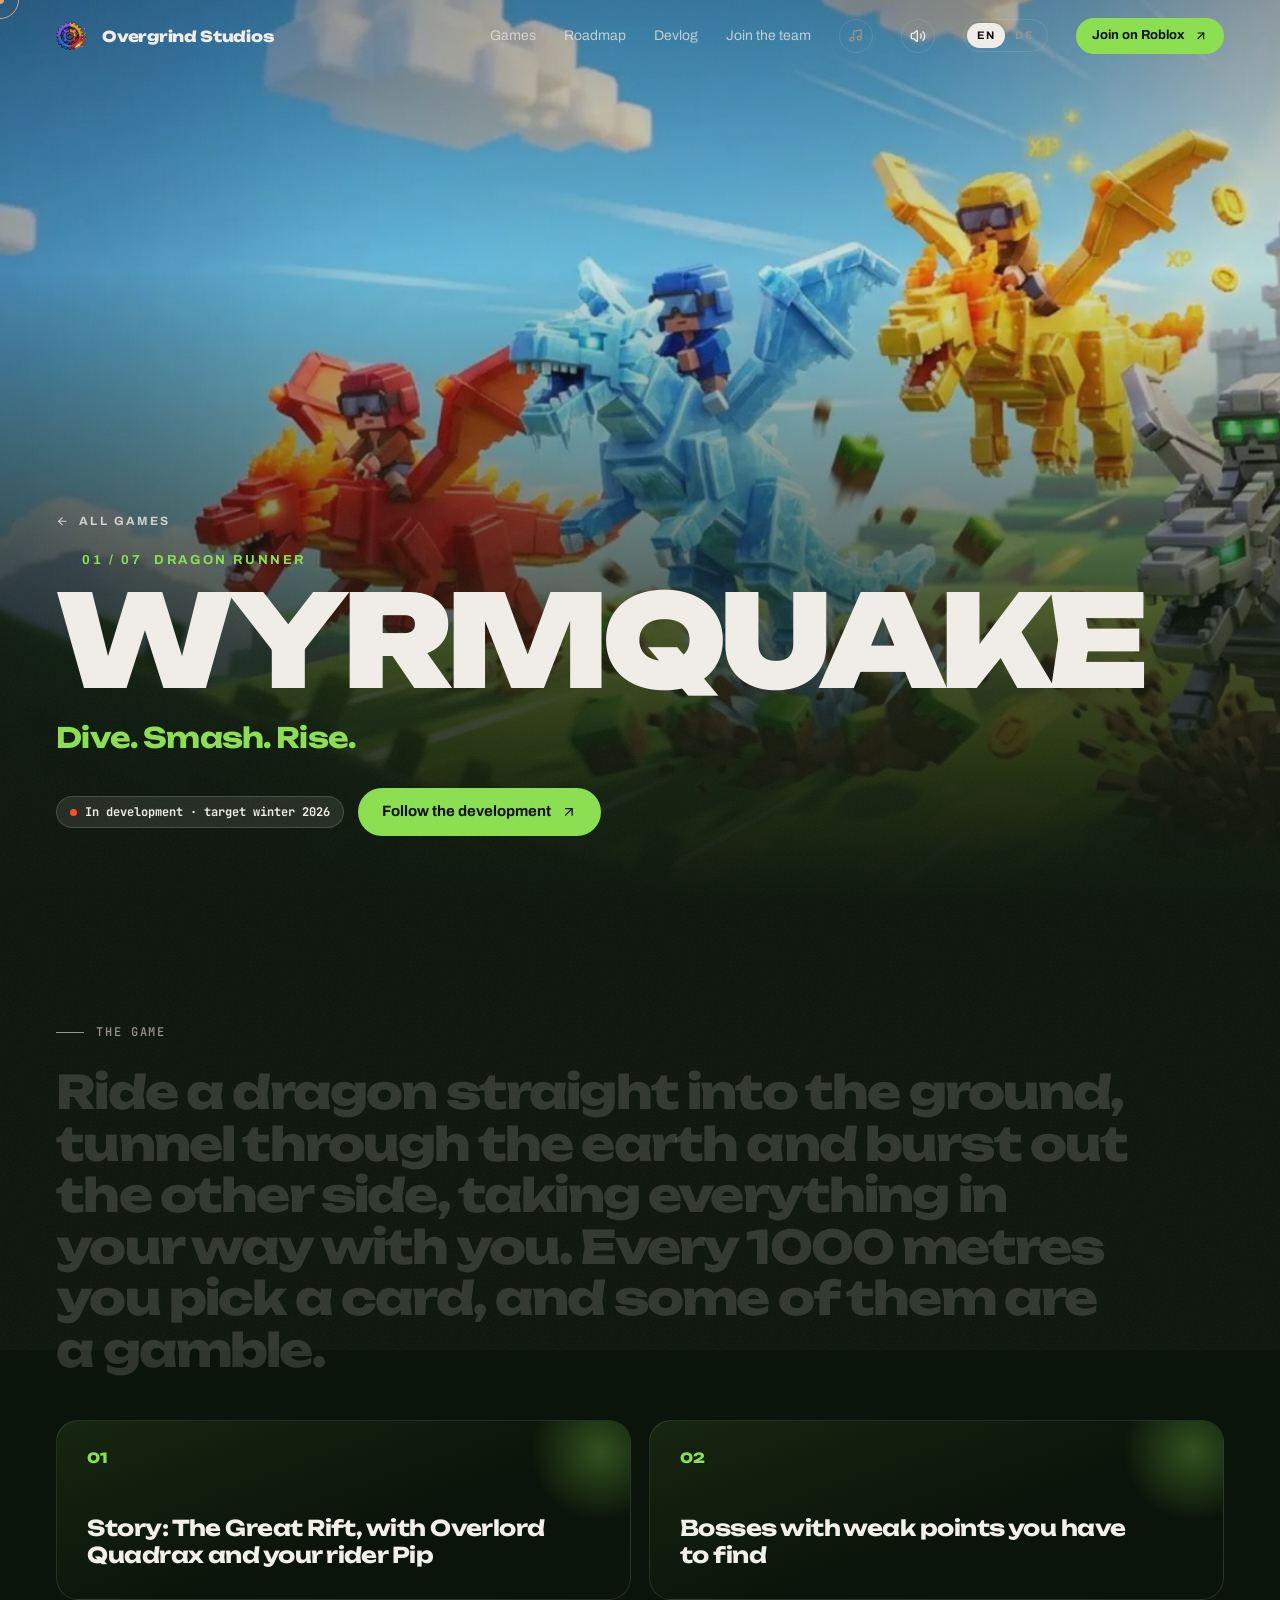
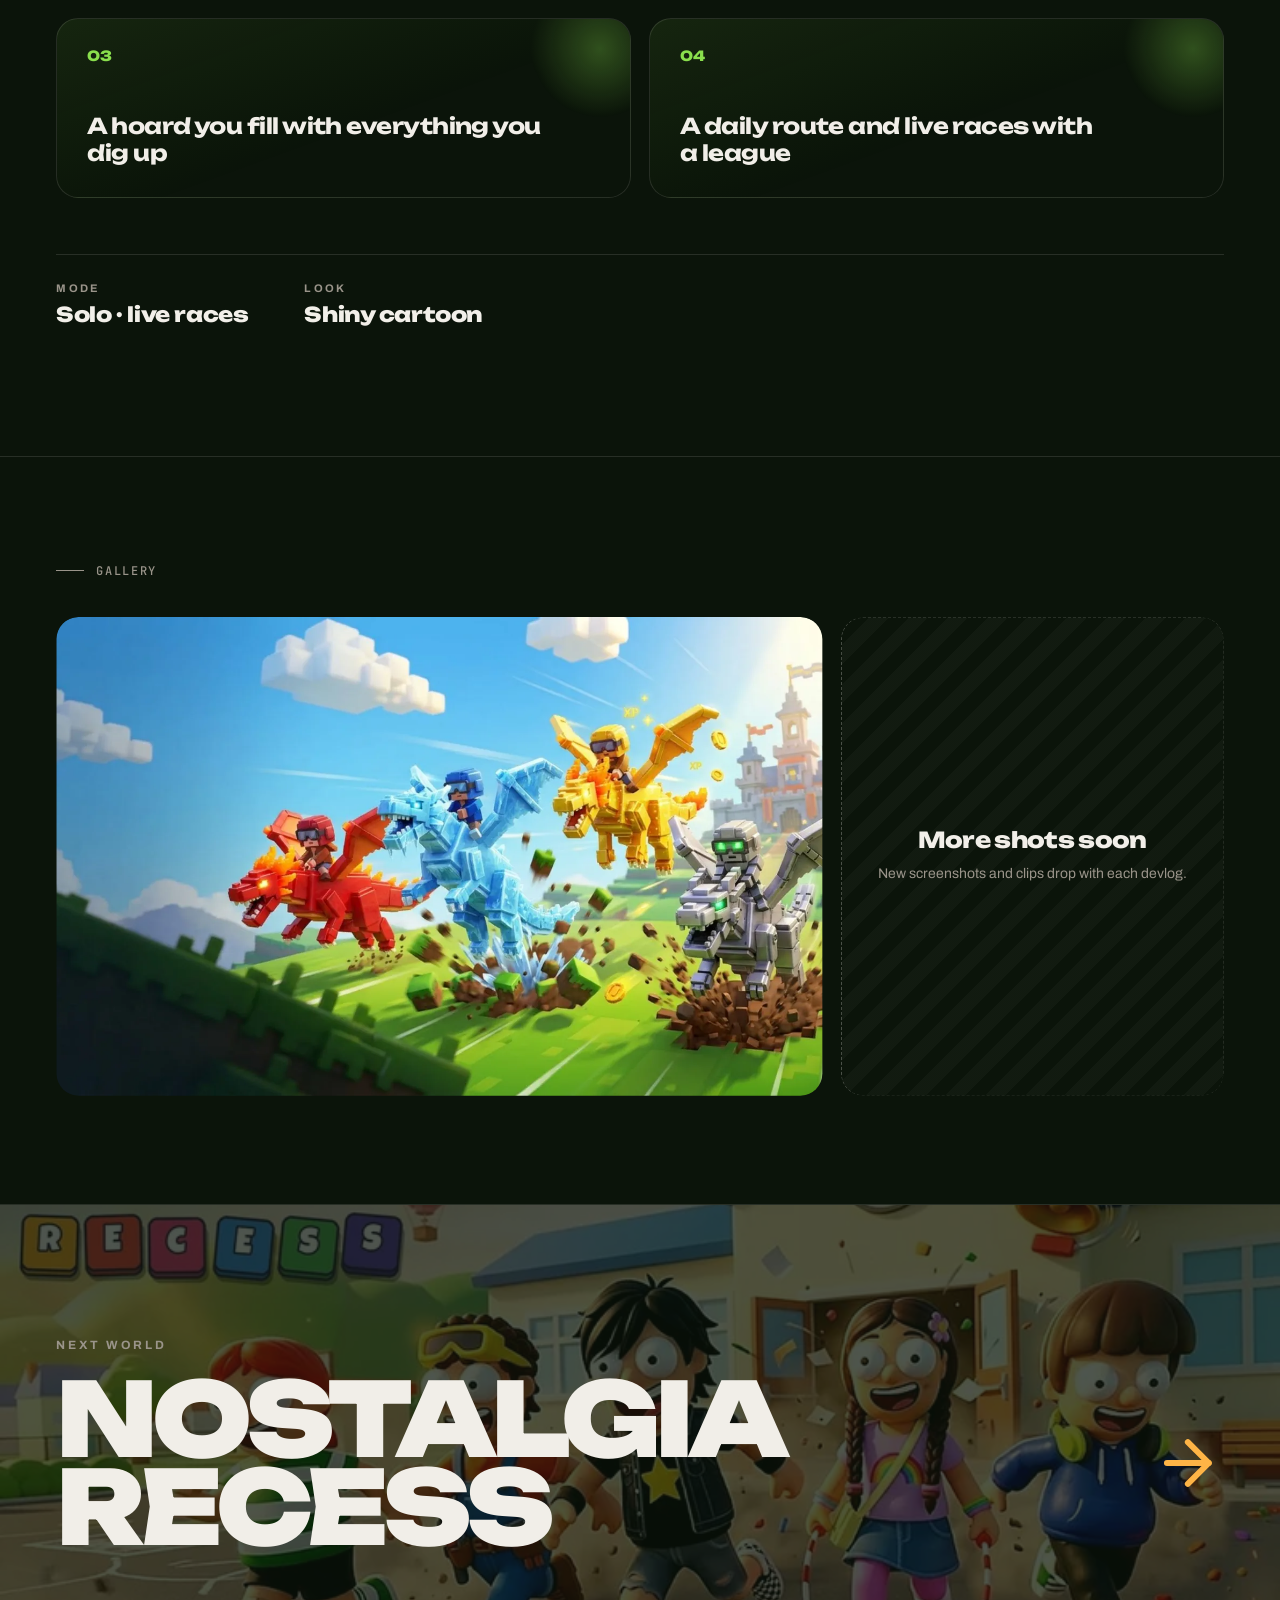
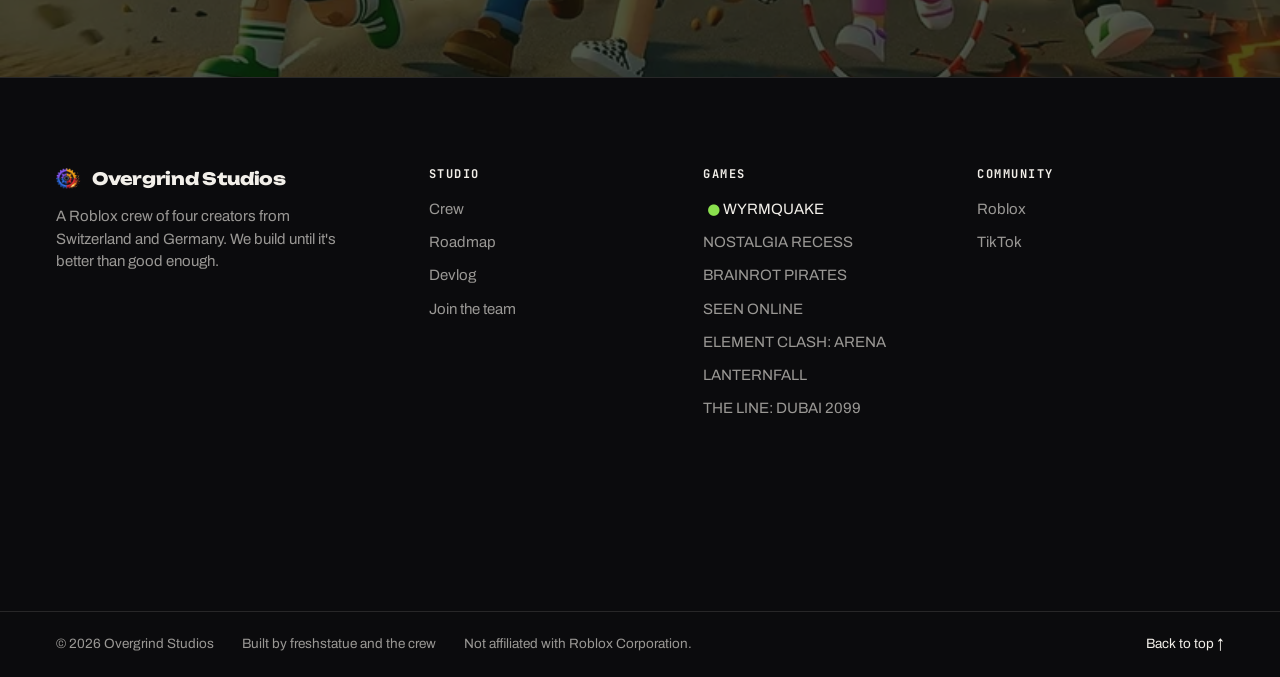
<file: games/wyrm/index.html>
<!DOCTYPE html>
<html lang="en">
<head>
<meta charset="utf-8">
<meta name="viewport" content="width=device-width, initial-scale=1">
<title>WYRMQUAKE · Overgrind Studios</title>
<meta name="description" content="Ride a dragon straight into the ground, tunnel through the earth and burst out the other side, taking everything in your way with you. Every 1000 metres you pick a card, and some of them are a gamble.">
<meta name="theme-color" content="#0B140A">
<link rel="icon" type="image/png" href="../../icon.png">
<link rel="canonical" href="https://overgrindstudio.click/games/wyrm/">
<meta property="og:type" content="website">
<meta property="og:site_name" content="Overgrind Studios">
<meta property="og:title" content="WYRMQUAKE · Overgrind Studios">
<meta property="og:description" content="Dive. Smash. Rise.">
<meta property="og:url" content="https://overgrindstudio.click/games/wyrm/">
<meta property="og:image" content="https://overgrindstudio.click/assets/games/wyrm.jpg">
<meta name="twitter:card" content="summary_large_image">
<script type="application/ld+json">{"@context": "https://schema.org", "@type": "VideoGame", "name": "WYRMQUAKE", "genre": "Dragon runner", "description": "Ride a dragon straight into the ground, tunnel through the earth and burst out the other side, taking everything in your way with you. Every 1000 metres you pick a card, and some of them are a gamble.", "gamePlatform": "Roblox", "image": "https://overgrindstudio.click/assets/games/wyrm.jpg", "publisher": {"@type": "Organization", "name": "Overgrind Studios"}}</script>
<link rel="preload" href="../../assets/fonts/unbounded.woff2" as="font" type="font/woff2" crossorigin>
<link rel="preload" href="../../assets/fonts/archivo.woff2" as="font" type="font/woff2" crossorigin>
<link rel="stylesheet" href="../../assets/site.css?v=b741c971">
<style>:root{--bg:#0B140A;--accent:#8BE04E}</style>
</head>
<body class="game-page" data-key="wyrm">
<div class="grain" aria-hidden="true"></div>
<svg width="0" height="0" style="position:absolute" aria-hidden="true"><filter id="liquid" x="-10%" y="-10%" width="120%" height="120%"><feTurbulence id="liquid-t" type="fractalNoise" baseFrequency="0.012 0.03" numOctaves="2" seed="7"/><feDisplacementMap id="liquid-d" in="SourceGraphic" scale="0" xChannelSelector="R" yChannelSelector="G"/></filter></svg>
<div class="cur" aria-hidden="true"><div class="dot"></div><div class="ring"><span data-i18n="cur">VIEW</span></div></div>

<header class="nav">
  <div class="wrap">
    <a class="brand" href="../../" aria-label="Overgrind Studios home"><img class="og-logo" src="../../assets/logo/emblem-128.png" width="34" height="28" alt="" aria-hidden="true">Overgrind Studios</a>
    <nav class="links" aria-label="Main">
      <a href="../../#worlds" data-i18n="n.games">Games</a>
      <a href="../../#road" data-i18n="n.road">Roadmap</a>
      <a href="../../#devlog" data-i18n="n.devlog">Devlog</a>
      <a href="../../#apply" data-i18n="n.apply">Join the team</a>
      <button class="gs-badge" type="button" hidden aria-label="Golden studs found"><i class="gs-ico"></i><b>0/10</b></button>
      <button class="nav-music" type="button" aria-pressed="false" aria-label="Ambient music on or off" title="Music"><svg class="i" viewBox="0 0 24 24" aria-hidden="true"><path d="M9 18V5l12-2v13"/><circle cx="6" cy="18" r="3"/><circle cx="18" cy="16" r="3"/></svg><span class="eq" aria-hidden="true"><i></i><i></i><i></i></span></button>
      <button class="nav-mute" type="button" aria-pressed="true" aria-label="Sound on or off"><svg class="i" viewBox="0 0 24 24" aria-hidden="true"><path d="M11 4.7a.7.7 0 0 0-1.2-.5L6.4 7.6A1.4 1.4 0 0 1 5.4 8H3a1 1 0 0 0-1 1v6a1 1 0 0 0 1 1h2.4a1.4 1.4 0 0 1 1 .4l3.4 3.4a.7.7 0 0 0 1.2-.5z"/><path d="M16 9a5 5 0 0 1 0 6"/><path d="M19.4 18.4a9 9 0 0 0 0-12.8"/></svg><svg class="i" viewBox="0 0 24 24" aria-hidden="true"><path d="M11 4.7a.7.7 0 0 0-1.2-.5L6.4 7.6A1.4 1.4 0 0 1 5.4 8H3a1 1 0 0 0-1 1v6a1 1 0 0 0 1 1h2.4a1.4 1.4 0 0 1 1 .4l3.4 3.4a.7.7 0 0 0 1.2-.5z"/><line x1="22" x2="16" y1="9" y2="15"/><line x1="16" x2="22" y1="9" y2="15"/></svg></button>
      <div class="lang" role="group" aria-label="Language"><button data-lang="en" class="on">EN</button><button data-lang="de">DE</button></div>
      <a class="btn fire sm" href="https://www.roblox.com/communities/1068137339/Overgrind-Studios" target="_blank" rel="noopener"><span data-i18n="n.cta">Join on Roblox</span><svg class="i" viewBox="0 0 24 24" aria-hidden="true"><path d="M7 7h10v10"/><path d="M7 17 17 7"/></svg></a>
    </nav>
  </div>
</header>

<main id="top">
<section class="gp-hero">
  <div class="bgimg" aria-hidden="true"><img src="../../assets/games/wyrm.webp" alt=""></div>
  <div class="wrap">
    <a class="crumb" href="../../#worlds"><svg class="i" viewBox="0 0 24 24" aria-hidden="true"><path d="M5 12h14"/><path d="m12 5 7 7-7 7"/></svg><span data-i18n="gp.back">All games</span></a>
    <div class="gen"><svg class="i" viewBox="0 0 24 24" aria-hidden="true"></svg><span>01 / 07</span><span data-i18n="g.wyrm.genre">Dragon runner</span></div>
    <h1 style="--n:9"><span class="ln"><span>WYRMQUAKE</span></span></h1>
    <p class="tg" data-i18n="g.wyrm.tag">Dive. Smash. Rise.</p>
    <div class="row">
      <span class="chip dev"><i></i><span data-i18n="g.wyrm.status">In development · target winter 2026</span></span>
      <a class="btn fire mag" href="https://www.roblox.com/communities/1068137339/Overgrind-Studios" target="_blank" rel="noopener"><span data-i18n="gp.follow">Follow the development</span><svg class="i" viewBox="0 0 24 24" aria-hidden="true"><path d="M7 7h10v10"/><path d="M7 17 17 7"/></svg></a>
    </div>
  </div>
</section>

<section class="pitch">
  <div class="wrap">
    <div class="kicker" data-i18n="gp.k1">The game</div>
    <p id="pitch" data-i18n="g.wyrm.desc">Ride a dragon straight into the ground, tunnel through the earth and burst out the other side, taking everything in your way with you. Every 1000 metres you pick a card, and some of them are a gamble.</p>
    <div class="feat-grid"><div class="feat"><b>01</b><p data-i18n="g.wyrm.f0">Story: The Great Rift, with Overlord Quadrax and your rider Pip</p></div><div class="feat"><b>02</b><p data-i18n="g.wyrm.f1">Bosses with weak points you have to find</p></div><div class="feat"><b>03</b><p data-i18n="g.wyrm.f2">A hoard you fill with everything you dig up</p></div><div class="feat"><b>04</b><p data-i18n="g.wyrm.f3">A daily route and live races with a league</p></div></div>
    <div class="facts-strip"><div><small data-i18n="g.wyrm.fl0">Mode</small><b data-i18n="g.wyrm.fv0">Solo · live races</b></div><div><small data-i18n="g.wyrm.fl1">Look</small><b data-i18n="g.wyrm.fv1">Shiny cartoon</b></div></div>
  </div>
</section>

<section class="gallery">
  <div class="wrap">
    <div class="kicker" data-i18n="gp.k2">Gallery</div>
    <div class="gal">
      <figure data-cursor><img src="../../assets/games/wyrm.webp" srcset="../../assets/games/wyrm-800.webp 800w, ../../assets/games/wyrm.webp 1600w" sizes="(max-width: 860px) 92vw, 64vw" width="1600" height="900" alt="WYRMQUAKE key art" loading="lazy" decoding="async"></figure>
      <figure class="soon"><div><b data-i18n="gp.soon">More shots soon</b><span data-i18n="gp.soonp">New screenshots and clips drop with each devlog.</span></div></figure>
    </div>
  </div>
</section>

<a class="next" href="../recess/" style="--next:#FFB547">
  <div class="bgimg" aria-hidden="true"><img src="../../assets/games/recess-800.webp" alt="" loading="lazy"></div>
  <div class="wrap"><small data-i18n="gp.next">Next world</small><b>NOSTALGIA RECESS<svg class="i" viewBox="0 0 24 24" aria-hidden="true"><path d="M5 12h14"/><path d="m12 5 7 7-7 7"/></svg></b></div>
</a>
</main>

<footer class="ft">
  <div class="wrap ft-top">
    <div class="ft-col ft-about">
      <span class="ft-brand"><img src="../../assets/logo/emblem-128.png" alt="" aria-hidden="true" width="26" height="22">Overgrind Studios</span>
      <p data-i18n="ft.about">A Roblox crew of four creators from Switzerland and Germany. We build until it's better than good enough.</p>
    </div>
    <nav class="ft-col" aria-label="Studio"><b data-i18n="ft.h1">Studio</b><a href="../../#crew" data-i18n="n.crew">Crew</a><a href="../../#road" data-i18n="n.road">Roadmap</a><a href="../../#devlog" data-i18n="n.devlog">Devlog</a><a href="../../#apply" data-i18n="n.apply">Join the team</a></nav>
    <nav class="ft-col" aria-label="Games"><b data-i18n="n.games">Games</b><a href="../wyrm/" aria-current="page">WYRMQUAKE</a><a href="../recess/">NOSTALGIA RECESS</a><a href="../pirates/">BRAINROT PIRATES</a><a href="../seen/">SEEN ONLINE</a><a href="../clash/">ELEMENT CLASH: ARENA</a><a href="../lantern/">LANTERNFALL</a><a href="../line/">THE LINE: DUBAI 2099</a></nav>
    <nav class="ft-col" aria-label="Community"><b data-i18n="ft.h3">Community</b><a href="https://www.roblox.com/communities/1068137339/Overgrind-Studios" target="_blank" rel="noopener">Roblox</a><a href="https://www.tiktok.com/@overgrindstudios" target="_blank" rel="noopener">TikTok</a></nav>
  </div>
  <div class="ft-mark" aria-hidden="true"><span>OVERGRIND</span></div>
  <div class="wrap ft-bot">
    <span>© 2026 Overgrind Studios</span>
    <span data-i18n="ft.1">Built by freshstatue and the crew</span>
    <span data-i18n="ft.2">Not affiliated with Roblox Corporation.</span>
    <a class="ft-up" href="#top"><span data-i18n="ft.up">Back to top</span> ↑</a>
  </div>
</footer>

<script src="../../vendor/gsap.min.js"></script>
<script src="../../vendor/ScrollTrigger.min.js"></script>
<script src="../../vendor/SplitText.min.js"></script>
<script src="../../vendor/lenis.min.js"></script>
<script>var DE = {"ld": "Lade sieben Welten", "cur": "ANSEHEN", "n.games": "Games", "n.road": "Roadmap", "n.studio": "Studio", "n.join": "Mitmachen", "n.cta": "Auf Roblox beitreten", "h.eyebrow": "Roblox-Gamestudio · seit 2026", "h.lede": "Vier Roblox-Creator, sieben Games in der Werkstatt. Jedes wird so lange gebaut, bis es <em>mehr</em> als nur gut genug ist.", "s.crew": "Die Crew", "cr.f": "Founder", "cr.d": "Developer", "h.c1": "Community beitreten", "h.c2": "Games ansehen", "h.scroll": "Scrollen", "f.1": "Games in Entwicklung", "f.2": "Creator in der Crew", "f.3": "eine Crew aus der Schweiz und Deutschland", "m.k": "Warum Overgrind", "m.t": "Wir veröffentlichen nicht die erste Version, die funktioniert. Sondern die, die wir selbst spielen würden: nach der Schule, nach der Arbeit, um zwei Uhr nachts. Das ist der Grind.", "w.t": "Sieben Welten.<br>Eine Crew.", "w.p": "Jedes Game hat seinen eigenen Look, eigene Regeln und ein eigenes Team. Scroll durch alle und lies unten die Details.", "w.end": "Und das ist erst der Anfang.", "w.endc": "Details lesen", "d.k": "Im Detail", "d.t": "Woran wir bauen", "l.k": "Frühe Konzepte", "l.t": "Noch im Labor", "l.chip": "Konzept", "r.k": "Roadmap", "r.t": "Was als Nächstes kommt", "r.1s": "Jetzt", "r.1h": "Sieben Games in der Werkstatt", "r.1p": "Jedes Projekt entsteht gerade in Roblox Studio.", "r.2s": "Als Nächstes", "r.2h": "Erste Playtests", "r.2p": "Nostalgia Recess: Test mit Freunden.", "r.2q": "SEEN ONLINE: private Beta.", "r.3s": "Winter 2026", "r.3h": "Erste Releases", "r.3p": "Wyrmquake peilt den Winter an.", "r.3q": "Nostalgia Recess bekommt nach dem Start wöchentliche Updates.", "r.4s": "Später", "r.4h": "Seasons und mehr", "r.4p": "Element Clash startet mit Season 1. Season 2 führt in die Unterwelt.", "r.note": "Pläne können sich ändern. Tritt der Community bei, dann erfährst du es zuerst.", "s.k": "Das Studio", "s.t": "Ein Label.<br>Viele Creator.", "s.p1": "Overgrind ist eine gemeinsame Roblox-Community. Verschiedene Creator veröffentlichen unter einem Namen und messen sich am gleichen Anspruch.", "s.p2": "Keine Copy-Paste-Games, keine ersten Entwürfe auf der Startseite. Jeder Release muss etwas sein, das wir selbst spielen würden.", "s.r1": "führt das Label", "s.r2": "leitet ein Game", "s.r3": "baut mit uns", "s.r4": "das bist du", "j.1": "Sei dabei vor", "j.2": "dem ersten Drop.", "j.p": "Tritt der Roblox-Community bei, damit du zuerst erfährst, wenn ein Game aufgeht, und folg uns auf TikTok für Devlogs und Clips.", "j.c1": "Auf Roblox beitreten", "n.devlog": "Devlog", "n.apply": "Ins Team", "d.more": "Zur Game-Seite", "v.k": "Devlog", "v.t": "Hinter dem Grind", "v.ep": "Folge 0", "v.h": "Das ist Overgrind", "v.p": "Wer wir sind, was wir bauen und warum es gleich sieben Games sind. Eine Minute, fünf Welten, ohne Füllstoff.", "v.c": "Mehr auf TikTok", "v.cr": "Stimme: ElevenLabs", "v.soon": "bald", "a.k": "Bau mit uns", "a.t": "Lust, mit uns zu grinden?", "a.p1": "Wir suchen immer Builder, Scripter, Modeler, UI- und VFX-Leute, denen Details genauso wichtig sind wie uns.", "a.p2": "Erzähl uns, wer du bist, und schick etwas, das du gebaut hast. Wir lesen jede Bewerbung.", "a.f1": "Dein Name", "a.f2": "Roblox-Benutzername", "a.f3": "Was du am besten kannst", "a.f4": "Portfolio oder Game-Link", "a.f5": "Ein paar Worte zu dir", "a.o": "Etwas anderes", "a.send": "Bewerbung senden", "a.note": "Öffnet dein Mailprogramm mit allem ausgefüllt. Auf dieser Seite wird nichts gespeichert.", "s.vid": "FreshStatue stellt Overgrind vor: wer wir sind, woher der Name kommt und wen wir suchen.", "gp.back": "Alle Games", "gp.follow": "Entwicklung verfolgen", "gp.k1": "Das Game", "gp.k2": "Galerie", "gp.soon": "Bald mehr Bilder", "gp.soonp": "Neue Screenshots und Clips kommen mit jedem Devlog.", "gp.next": "Nächste Welt", "ft.1": "Gebaut von freshstatue und der Crew", "ft.2": "Nicht mit der Roblox Corporation verbunden.", "g.wyrm.genre": "Drachen-Runner", "g.wyrm.tag": "Abtauchen. Zerschmettern. Aufsteigen.", "g.wyrm.status": "In Entwicklung · Ziel Winter 2026", "g.wyrm.desc": "Reite einen Drachen direkt in den Boden, grab dich durch die Erde und brich auf der anderen Seite wieder heraus. Alles, was im Weg steht, nimmst du mit. Alle 1000 Meter wählst du eine Karte, und manche davon sind ein Risiko.", "g.wyrm.f0": "Story „Der grosse Riss“ mit Overlord Quadrax und Reiterin Pip", "g.wyrm.f1": "Bosse mit Schwachpunkten, die du finden musst", "g.wyrm.f2": "Ein Hort, den du mit allem füllst, was du ausgräbst", "g.wyrm.f3": "Tägliche Strecke und Live-Rennen mit Liga", "g.wyrm.fl0": "Modus", "g.wyrm.fv0": "Solo · Live-Rennen", "g.wyrm.fl1": "Look", "g.wyrm.fv1": "Glänzender Cartoon", "g.recess.genre": "Schulhof-Multiplayer", "g.recess.tag": "Die Pause ist nie vorbei.", "g.recess.status": "Als Nächstes: Test mit Freunden", "g.recess.desc": "Fangen, Verstecken, Bärenhöhle: die Pausenspiele von 2005 bis 2017, zurück mit deinen Freunden auf einem grossen Schulhof. Jede Figur bekommt ihren eigenen Look.", "g.recess.f0": "Zum Start: Bärenhöhle, Verstecken und Fangen", "g.recess.f1": "Eine glänzende Cartoon-Welt, ganz ohne Noppen", "g.recess.f2": "Zuerst Englisch, dann Deutsch und Spanisch", "g.recess.f3": "Nach dem Release jede Woche Updates", "g.recess.fl0": "Spieler", "g.recess.fv0": "Multiplayer", "g.recess.fl1": "Für", "g.recess.fv1": "Kinder von 2005–2017", "g.pirates.genre": "Piraten-Abenteuer", "g.pirates.tag": "Erobere die Meere.", "g.pirates.status": "In Entwicklung", "g.pirates.desc": "Ein Ozean aus feinen Noppensteinen, mit grossen Wellen und weissem Schaum. Brainrot-Crews segeln aus der Brainrot Bay los, handeln, plündern und schwimmen, wohin sie wollen.", "g.pirates.f0": "Brainrot Bay: eine grosse Hafeninsel mit echten Läden", "g.pirates.f1": "Trash Tide West ist sicheres Wasser, Mistmouth Nord ist Raid-Gebiet", "g.pirates.f2": "Karibisches Tageslicht und Abende zur goldenen Stunde", "g.pirates.f3": "Eine Brainrot-Crew mit Glubschaugen, eher lustig als gruselig", "g.pirates.fl0": "Welt", "g.pirates.fv0": "Alles aus Noppen", "g.pirates.fl1": "Schwimmen", "g.pirates.fv1": "Frei, überall", "g.seen.genre": "Horror", "g.seen.tag": "Manche Fotos bleiben besser offline.", "g.seen.status": "Als Nächstes: private Beta", "g.seen.desc": "Du bist Archivar im weissen Laborkittel, mit einer Nummer auf dem Rücken. Deine Aufgabe: die Menschen finden, die aus alten Fotos verschwunden sind. Manche sind noch da draussen, und sie haben sich verändert.", "g.seen.f0": "Ein echt bedienbarer PC in der Lobby ist dein Weg in die Welten", "g.seen.f1": "Der Glockenmann, der Schwimmer und das Wesen im Feld", "g.seen.f2": "Auch fürs Spielen auf dem Handy gebaut", "g.seen.f3": "Robux nur für Kosmetik: Kittelfarben und Taschenlampenlicht", "g.seen.fl0": "Spieler", "g.seen.fv0": "Archivare im Team", "g.seen.fl1": "Plattform", "g.seen.fv1": "PC · Handy", "g.clash.genre": "Ranked-Elementkampf", "g.clash.tag": "Wähl dein Element. Steig im Rang.", "g.clash.status": "Season 1 in Entwicklung", "g.clash.desc": "Third-Person-Elementkämpfe im Ranked-Modus 1v1, 2v2 und 3v3, auf PC und Handy. Ausserhalb der Arena gibt es eine Free-Fight-Map im eigenen Noppen-Stil, mit einer ganzen Stadt zum Durchkämpfen.", "g.clash.f0": "Ranked 1v1 · 2v2 · 3v3", "g.clash.f1": "Coins für Matches, Siege, Quests und KOs", "g.clash.f2": "Skins, Auren, Emotes, Posen, KO-Effekte und Trails", "g.clash.f3": "Start mit Season 1, Season 2 führt in die Unterwelt", "g.clash.fl0": "Modi", "g.clash.fv0": "Ranked · Free Fight", "g.clash.fl1": "Plattform", "g.clash.fv1": "PC · Handy", "g.lantern.genre": "Koop-Survival-Horror", "g.lantern.tag": "Kommt gemeinsam durch die Dunkelheit.", "g.lantern.status": "In Entwicklung", "g.lantern.desc": "Ein Koop-Survival-Horror für dich und deine Freunde. Allein schafft es niemand durch die Dunkelheit, also bleibt besser zusammen.", "g.lantern.f0": "Von Anfang an für Koop gebaut", "g.lantern.f1": "Survival-Horror, Meilenstein für Meilenstein gebaut", "g.lantern.fl0": "Spieler", "g.lantern.fv0": "Koop", "g.lantern.fl1": "Genre", "g.lantern.fv1": "Survival-Horror", "g.line.genre": "Story-Sci-Fi", "g.line.tag": "Eine Stadt. Eine KI. Ein Weg nach oben.", "g.line.status": "In Entwicklung", "g.line.desc": "Dubai, 2099. Die Stadt ist eine einzige senkrechte Linie in der Wüste, gesteuert von einer KI namens MOTHERLINE. Du spielst Amir, einen Wartungstechniker, der seine Schwester Layla zurückholen will.", "g.line.f0": "Eine storybasierte Kampagne", "g.line.f1": "Realistische Grafik mit Reflexionen und Details überall", "g.line.f2": "Eine riesige Stadt mit Raum um Raum zum Erkunden", "g.line.fl0": "Held", "g.line.fv0": "Amir, Wartungstechniker", "g.line.fl1": "Gegner", "g.line.fv1": "MOTHERLINE", "lab.0": "Zahnarzt-Horror für Brainrot-Patienten.", "lab.1": "Käfig-Rätsel, ein Zirkusdirektor und Drohnen.", "n.crew": "Crew", "lu.r0": "Founder", "lu.r1": "Creator", "lu.r2": "Avatar lädt", "lu.r3": "Avatar lädt", "lu.you": "Du?", "lu.r4": "Freier Platz", "lu.k0": "Die Crew", "lu.t0": "Das sind<br>die Grinder.", "lu.p0": "Vier Devs aus der Schweiz und Deutschland. Beweg die Maus, sie schauen dir nach. Klick einen an und sag Hallo, tipp aufs Namensschild für seine Karte.", "lu.k1": "Founder", "lu.p1": "Führt das Label und baut die Games. Ja, er ist aus Marmor. Klick ihn an und schau, was passiert.", "lu.k2": "Creator", "lu.p2": "Noch kein Video, aber merk dir diesen Avatar. Die Krone kommt bald in deinen Feed.", "lu.k3": "Developer", "lu.p3": "Zwei weitere Devs aus der Crew. Ihre Avatare laden noch. Ihr Code nicht.", "lu.k4": "Freier Platz", "lu.t4": "Dieser Platz gehört dir.", "lu.p4": "Builder, Scripter, Modeler, Designer: Bühne frei.", "lu.c": "Jetzt bewerben", "lu.hint": "bewegen · klicken · hallo sagen", "lu.fit": "Game-Outfits", "dl.0": "Das ist Overgrind", "dlw.0": "1 Min.", "dl.1": "Wyrmquake-Devlog", "dlw.1": "bald", "ld.t": "Trete Overgrind bei", "ld.by": "von freshstatue und der Crew", "ld.tip": "Tipp: Auf dieser Seite sind 10 goldene Noppen versteckt.", "f.4": "Mitglieder in der Community", "n.build": "Builder", "tt.h": "Frisch von TikTok", "tt.p": "Unsere neusten Clips und Devlogs direkt von TikTok. Sie laden von tiktok.com, dabei kann TikTok Cookies setzen.", "tt.c": "TikTok-Videos laden", "b.k": "Avatar-Builder", "b.t": "Bau deinen<br>Grinder.", "b.p": "Wähl Farben, ein Gesicht und ein Game-Outfit. Lade deine Crew-Karte runter, teil sie oder schick sie mit deiner Bewerbung.", "b.hint": "ziehen zum Drehen · klicken für ein Emote", "b.skin": "Haut", "b.shirt": "Shirt", "b.pants": "Hose", "b.face": "Gesicht", "b.fit": "Game-Outfit", "b.name": "Name auf der Karte", "b.role": "Rolle", "b.dl": "Karte runterladen", "b.share": "Teilen", "b.apply": "Mit diesem Avatar bewerben", "gs.role": "Du hast jede goldene Noppe gefunden", "gs.r1": "Noppen", "gs.r2": "Status", "gs.r2v": "Zertifizierter Grinder", "gs.q": "„Echte Grinder schauen in jede Ecke.“", "up.0.t": "Die Games bekommen die grosse Bühne", "up.0.0": "Unser Logo ist jetzt ein echtes 3D-Zahnrad: Es baut sich im Intro zusammen, fliegt dich in die Seite und fährt beim Scrollen mit.", "up.0.1": "Alle sieben Games laufen jetzt als grosse Galerie: Beim Scrollen fahren sie eins nach dem anderen vorbei.", "up.0.2": "Überall neue Bewegung: Der Schriftzug baut sich auf, Überschriften steigen ein, die Roadmap zeichnet sich selbst und die Crew-Karten neigen sich zu deinem Cursor.", "up.0.3": "Beim ersten Besuch ein kurzes Noppen-Intro in den Crew-Farben.", "up.0.4": "Neuer Design-Schliff: Lichtkegel hinter der Crew, Crew-Karten als Poster, die sich beim Drüberfahren öffnen, eine neue Roadmap und ein Footer mit allen Games.", "up.1.t": "Neue Crew, neues Logo, neuer Film", "up.1.0": "excess und Gino wurden komplett neu gebaut, und FreshStatue ist jetzt echter Marmor mit goldenen Nähten. Klick sie oben an.", "up.1.1": "Unser eigenes Logo: ein Zahnrad aus Noppen in den vier Crew-Farben.", "up.1.2": "Neu im Devlog: ein Ein-Minuten-Film durch fünf unserer Welten und das ganze Studio-Video.", "up.2.t": "Ganze Crew, neuer Look", "up.2.0": "Alle vier Creator sind jetzt als ihre echten Roblox-Avatare auf der Seite: FreshStatue, Andrin, Gino und excess.", "up.2.1": "Neues weisses Design mit einer Farbe pro Creator.", "up.2.2": "Klick oben einen Creator an, und er reagiert.", "up.3.t": "Die Crew ist eingezogen", "up.3.0": "FreshStatue und Andrin sind jetzt überall auf der Seite unterwegs, vom Hero bis zum Footer.", "up.3.1": "Avatar-Builder: Bau deinen eigenen Grinder und lade deine Crew-Karte runter.", "up.3.2": "Irgendwo auf dieser Seite sind 10 goldene Noppen versteckt.", "up.4.t": "Studio-Video und Game-Outfits", "up.4.0": "FreshStatue stellt Overgrind im neuen Studio-Video vor.", "up.4.1": "Jedes Game hat sein eigenes Outfit für die Crew bekommen.", "lu.pose": "Pose", "lu.snap": "Foto machen", "lu.card": "Sammelkarte", "up.new": "NEU", "up.k": "Update-Log", "up.h": "Was ist neu", "up.p": "Was sich bei Overgrind zuletzt geändert hat.", "cr4.fs": "Führt das Label und baut die Games. Ja, er ist aus Marmor.", "cr4r.fs": "Founder", "cr4.andrin": "Schwarz und Rot, Krone obendrauf. Merk dir diesen Avatar, die Krone kommt bald in deinen Feed.", "cr4r.andrin": "Creator", "cr4.gino": "Schwarzer Hut, weisse Haare, ROCKSTAR-Jacke. Den findest du in jeder Lobby.", "cr4r.gino": "Creator", "cr4.excess": "Lila Pilotenbrille und eine Biene, die nie von seiner Seite weicht.", "cr4r.excess": "Creator", "w.hint": "weiter scrollen", "ft.about": "Eine Roblox-Crew aus vier Creatorn aus der Schweiz und Deutschland. Wir bauen, bis es mehr als nur gut genug ist.", "ft.h1": "Studio", "ft.h3": "Community", "ft.up": "Nach oben", "lb.crew": "Zur Crew", "lb.back": "Zurück", "jn.k": "Die Reise", "jn.p": "Scroll und flieg durch alle sieben Welten.", "jn.go": "Diese Welt betreten", "h.m1": "Roblox-Gamestudio", "h.m2": "Seit 2026", "h.hint": "klick einen Creator an", "lu.t0a": "Das sind", "lu.t0b": "die Grinder.", "cr.p": "Vier Creator aus der Schweiz und Deutschland, ein Label. Hier baut jeder mit, und jeder spielt, was wir veröffentlichen.", "w.ta": "Sieben Welten.", "w.tb": "Eine Crew.", "w.p2": "Jedes Game hat seinen eigenen Look, eigene Regeln und ein eigenes Team. Öffne eins und schau, woran wir bauen.", "r.ta": "Was als", "r.tb": "Nächstes kommt.", "v.ta": "Hinter dem", "v.tb": "Grind.", "s.st": "Ein Label, viele Creator. Wir veröffentlichen nicht die erste Version, die funktioniert. Sondern die, die wir selbst spielen würden: nach der Schule, nach der Arbeit, um zwei Uhr nachts.", "a.ta": "Lust, mit uns", "a.tb": "zu grinden?"};</script>
<script src="../../game.js?v=b741c971"></script>
<script src="../../portal.js?v=b741c971"></script>
<script type="module" src="../../brickword.js?v=b741c971"></script>
<script type="module" src="../../extras.js"></script>
<script data-goatcounter="https://overgrind.goatcounter.com/count" async src="https://gc.zgo.at/count.js"></script>
</body>
</html>
</file>
<file: assets/site.css>
@font-face{font-family:"Unbounded";src:url("fonts/unbounded.woff2") format("woff2");font-weight:200 900;font-display:swap}
@font-face{font-family:"JetBrains Mono";src:url("fonts/jbmono-500.woff2") format("woff2");font-weight:400 600;font-display:swap}
@font-face{font-family:"JetBrains Mono";src:url("fonts/jbmono-700.woff2") format("woff2");font-weight:700 800;font-display:swap}
@font-face{font-family:"Archivo";src:url("fonts/archivo.woff2") format("woff2");font-weight:100 900;font-stretch:62% 125%;font-display:swap}
:root{
  --ink:#0B0B0D;--paper:#F2EFE9;--ash:#9A948A;--ember:#FF4D1A;--line:rgba(242,239,233,.12);
  --bg:#0B0B0D;--accent:#FF4D1A;
  --display:"Unbounded",system-ui,sans-serif;--body:"Archivo",system-ui,sans-serif;--mono:"JetBrains Mono",ui-monospace,SFMono-Regular,Menlo,monospace;
  --pad:clamp(20px,4.4vw,64px);--ease:cubic-bezier(.22,1,.36,1);
  color-scheme:only dark;
}
*{box-sizing:border-box;margin:0;padding:0}
html{background:var(--bg);-webkit-text-size-adjust:100%}
html.lenis,html.lenis body{height:auto}.lenis.lenis-smooth{scroll-behavior:auto!important}
body{background:var(--bg);color:var(--paper);font-family:var(--body);font-size:17px;line-height:1.55;-webkit-font-smoothing:antialiased;overflow-x:hidden}
a{color:inherit}
img{display:block;max-width:100%}
svg.i{width:1.05em;height:1.05em;fill:none;stroke:currentColor;stroke-width:2;stroke-linecap:round;stroke-linejoin:round;flex:none}
.wrap{width:100%;max-width:1440px;margin:0 auto;padding:0 var(--pad)}
.sr{position:absolute;width:1px;height:1px;overflow:hidden;clip:rect(0 0 0 0);white-space:nowrap}
::selection{background:var(--ember);color:var(--ink)}

/* grain over everything */
.grain{position:fixed;inset:-50%;z-index:90;pointer-events:none;opacity:.07;background-image:url("data:image/svg+xml,%3Csvg xmlns='http://www.w3.org/2000/svg' width='160' height='160'%3E%3Cfilter id='n'%3E%3CfeTurbulence type='fractalNoise' baseFrequency='.9' numOctaves='3' stitchTiles='stitch'/%3E%3C/filter%3E%3Crect width='100%25' height='100%25' filter='url(%23n)'/%3E%3C/svg%3E");animation:grain 1s steps(6) infinite}
@keyframes grain{0%{transform:translate(0,0)}20%{transform:translate(-6%,4%)}40%{transform:translate(5%,-3%)}60%{transform:translate(-3%,-6%)}80%{transform:translate(4%,6%)}100%{transform:translate(0,0)}}

/* loader */
.loader{position:fixed;inset:0;z-index:100;background:radial-gradient(120% 80% at 50% 40%,#16161b 0%,var(--ink) 60%);display:grid;place-items:center;transform-origin:50% 42%}
.ld-in{display:grid;justify-items:center;gap:18px;text-align:center;padding:0 var(--pad)}
.loader .tile{width:92px;height:92px;border-radius:18px;background:var(--paper);position:relative;overflow:hidden;display:grid;place-items:center;transform:rotate(-14deg);animation:ldSpin 1.6s cubic-bezier(.7,0,.3,1) infinite;box-shadow:0 18px 50px rgba(255,77,26,.18)}
@keyframes ldSpin{0%{transform:rotate(-14deg)}45%,100%{transform:rotate(346deg)}}
.loader .tile b{font:900 40px/1 var(--display);color:var(--ink);letter-spacing:-.05em}
.loader .tile i{position:absolute;left:-20%;width:140%;top:56%;height:7px;background:var(--ember);transform:rotate(-14deg) scaleX(0);transform-origin:left}
.ld-title{margin-top:10px;font:900 clamp(26px,4vw,48px)/1 var(--display);letter-spacing:-.04em;color:var(--paper)}
.ld-title em{font-style:normal;display:inline-block;width:1.2em;text-align:left;animation:ldDots 1.2s steps(4) infinite;overflow:hidden;vertical-align:bottom;white-space:nowrap}
@keyframes ldDots{0%{width:0}100%{width:1.2em}}
.ld-by{font:600 14px/1 var(--body);color:var(--ash)}
.ld-foot{padding-top:100px;position:absolute;left:var(--pad);right:var(--pad);bottom:calc(var(--pad) + env(safe-area-inset-bottom));max-width:880px;margin:0 auto}
.ld-row{display:flex;justify-content:space-between;align-items:center;margin-top:14px}
.loader .lbl{font:700 12px/1 var(--body);letter-spacing:.24em;text-transform:uppercase;color:var(--ash)}
.loader .count{font:800 28px/.8 var(--display);letter-spacing:-.04em;color:var(--paper);font-variant-numeric:tabular-nums}
.loader .count::after{content:"%";font-size:.55em;margin-left:2px;color:var(--ember)}
.ld-bar{position:relative;height:22px;border-radius:7px;background:#1b1b21;box-shadow:inset 0 0 0 1px rgba(255,255,255,.06)}
.ld-studs,.ld-fill{position:absolute;inset:0;border-radius:7px}
.ld-studs{background:radial-gradient(circle at 50% 42%,rgba(255,255,255,.07) 0 5px,transparent 5.5px) 0 50%/22px 22px repeat-x}
.ld-fill{width:calc(var(--p,0) * 1%);background:radial-gradient(circle at 50% 38%,#ff8a5c 0 4px,#ff6a33 4.5px 5.5px,transparent 6px) 0 50%/22px 22px repeat-x,linear-gradient(180deg,#ff6a33,var(--ember) 55%,#c93a10);box-shadow:0 0 24px rgba(255,77,26,.45)}
.ld-run{position:absolute;bottom:14px;left:calc(var(--p,0) * 1%);width:0;height:0}
.ld-run i{position:absolute;bottom:0;left:-38px;width:76px;height:95px;background:url(crew3d/run_fs.webp) 0 0/684px 95px no-repeat;animation:ldRun .5s steps(8) infinite}
@keyframes ldRun{to{background-position:-608px 0}}
.loader.jump .ld-run i{animation:none;background-position:-608px 0}
.ld-tip{margin-top:10px;font-size:13px;color:var(--ash)}
@media (max-width:600px){.ld-tip{font-size:12px}.ld-foot{padding-top:96px}.loader .count{font-size:22px}}
@media (prefers-reduced-motion:reduce){.loader .tile,.ld-run i,.ld-title em{animation:none}}
.no-js .loader{display:none}

/* cursor */
.cur{position:fixed;left:0;top:0;z-index:95;pointer-events:none;mix-blend-mode:difference}
.cur .dot{position:absolute;width:8px;height:8px;margin:-4px 0 0 -4px;border-radius:50%;background:#fff}
.cur .ring{position:absolute;width:38px;height:38px;margin:-19px 0 0 -19px;border-radius:50%;border:1.5px solid #fff;display:grid;place-items:center;transition:width .35s var(--ease),height .35s var(--ease),margin .35s var(--ease),background .35s}
.cur .ring span{font:800 11px/1 var(--display);letter-spacing:.08em;color:#000;opacity:0;transition:opacity .2s}
.cur.view .ring{width:96px;height:96px;margin:-48px 0 0 -48px;background:#fff}
.cur.view .ring span{opacity:1}
@media (hover:none),(pointer:coarse){.cur{display:none}}

/* nav */
.nav{position:fixed;top:0;left:0;right:0;z-index:80;transition:transform .5s var(--ease),background .4s}
.nav .wrap{display:flex;align-items:center;justify-content:space-between;gap:18px;height:72px}
.nav.solid{background:color-mix(in srgb,var(--bg) 78%,transparent);backdrop-filter:blur(14px);-webkit-backdrop-filter:blur(14px);border-bottom:1px solid var(--line)}
.nav.hide{transform:translateY(-100%)}
.brand{display:flex;align-items:center;gap:12px;text-decoration:none;font:800 15px/1 var(--display);letter-spacing:-.02em}
.brand .og{width:30px;height:30px;border-radius:8px;background:var(--paper);color:var(--ink);display:grid;place-items:center;font:900 13px/1 var(--display);letter-spacing:-.06em;position:relative;overflow:hidden}
.brand .og::after{content:"";position:absolute;left:-4px;right:-4px;top:14px;height:3px;background:var(--ember);transform:rotate(-14deg)}
.links{display:flex;align-items:center;gap:28px}
.links a{text-decoration:none;font-size:14px;color:color-mix(in srgb,var(--paper) 72%,transparent);transition:color .2s}
.links a:hover{color:var(--paper)}
.lang{display:flex;border:1px solid var(--line);border-radius:999px;padding:3px}
.lang button{font:700 11px/1 var(--body);letter-spacing:.12em;color:var(--ash);background:none;border:0;border-radius:999px;padding:7px 10px;cursor:pointer}
.lang button.on{background:var(--paper);color:var(--ink)}
.btn{display:inline-flex;align-items:center;gap:10px;text-decoration:none;font:700 15px/1 var(--body);border-radius:999px;padding:16px 24px;transition:transform .35s var(--ease),background .25s,color .25s;will-change:transform}
.btn.fire{background:var(--ember);color:var(--ink)}
.btn.fire:hover{background:var(--paper)}
.btn.ghost{border:1px solid color-mix(in srgb,var(--paper) 28%,transparent);color:var(--paper)}
.btn.ghost:hover{background:var(--paper);color:var(--ink)}
.btn.sm{padding:11px 16px;font-size:13px}
@media (max-width:860px){.links a{display:none}.nav .btn.sm{display:none}}

/* hero */
.hero{position:relative;min-height:100svh;display:flex;flex-direction:column;justify-content:flex-end;overflow:hidden;padding:120px 0 48px}
.wall{position:absolute;inset:-10% -10% -10% -10%;z-index:0;pointer-events:none}
.wall .col{position:absolute;top:0;display:flex;flex-direction:column;gap:22px;width:clamp(240px,24vw,360px)}
.wall img{width:100%;aspect-ratio:16/9;object-fit:cover;border-radius:16px;filter:saturate(.95)}
#hero-gl{position:absolute;inset:0;width:100%;height:100%;z-index:3;pointer-events:none;opacity:0;transition:opacity .8s ease}#hero-gl.on{opacity:1}
.hero::before{content:"";position:absolute;inset:0;z-index:1;pointer-events:none;background:linear-gradient(180deg,rgba(11,11,13,.5) 0%,rgba(11,11,13,.05) 34%,rgba(11,11,13,.35) 62%,rgba(11,11,13,.94) 90%,var(--ink) 100%),radial-gradient(60% 50% at 25% 72%,rgba(11,11,13,.7),transparent)}
.hero .wrap{position:relative;z-index:2}
.eyebrow{display:flex;align-items:center;gap:12px;font:700 12px/1 var(--body);letter-spacing:.24em;text-transform:uppercase;color:var(--ash)}
.eyebrow i{width:6px;height:6px;border-radius:50%;background:var(--ember);box-shadow:0 0 12px var(--ember)}
.mark{position:relative;display:inline-block;margin:26px 0 0;font:900 clamp(44px,12vw,220px)/.8 var(--display);letter-spacing:-.065em;white-space:nowrap}
.panel.titled h3{position:absolute;width:1px;height:1px;overflow:hidden;clip:rect(0 0 0 0)}
.mark .w{display:block;overflow:hidden;padding:.06em 0 .02em}
.mark .bar{position:absolute;left:-1.5%;right:-1.5%;top:47%;height:.07em;border-radius:.05em;background:var(--ember);transform-origin:left center;transform:rotate(-4deg) scaleX(0);box-shadow:0 0 40px rgba(255,77,26,.5);z-index:2}
.studios{font:800 clamp(13px,1.35vw,20px)/1 var(--display);letter-spacing:.42em;color:var(--ash);margin-top:18px;width:max-content;padding-left:.3em}
.hero-row{display:grid;grid-template-columns:1.1fr 1fr;align-items:end;gap:32px;margin-top:clamp(36px,6vh,72px)}
.lede{font-size:clamp(20px,2vw,28px);line-height:1.3;max-width:560px;letter-spacing:-.01em}
.cta{display:flex;gap:12px;flex-wrap:wrap;justify-content:flex-end}
.facts{display:grid;grid-template-columns:repeat(3,auto);justify-content:start;gap:clamp(24px,5vw,72px);margin-top:44px;padding-top:24px;border-top:1px solid var(--line)}
.facts b{display:block;font:800 clamp(24px,2.4vw,34px)/1 var(--display);letter-spacing:-.03em}
.facts span{font-size:13px;color:var(--ash)}
.scroll-cue{position:absolute;right:var(--pad);bottom:48px;z-index:2;display:flex;flex-direction:column;align-items:center;gap:10px;font:700 10px/1 var(--body);letter-spacing:.3em;text-transform:uppercase;color:var(--ash);writing-mode:vertical-rl}
.scroll-cue::after{content:"";width:1px;height:56px;background:linear-gradient(var(--ash),transparent);animation:cue 2s var(--ease) infinite}
@keyframes cue{0%{transform:scaleY(0);transform-origin:top}50%{transform:scaleY(1);transform-origin:top}51%{transform-origin:bottom}100%{transform:scaleY(0);transform-origin:bottom}}
@media (max-width:860px){.hero-row{grid-template-columns:1fr}.cta{justify-content:flex-start}.scroll-cue{display:none}.facts{grid-template-columns:repeat(3,1fr)}}

/* marquee */
.marquee{border-block:1px solid var(--line);overflow:hidden;padding:22px 0;background:var(--ink)}
.marquee .track{display:flex;width:max-content;will-change:transform}
.marquee .item{display:flex;align-items:center;gap:30px;padding-right:30px;font:900 clamp(28px,4vw,56px)/1 var(--display);letter-spacing:-.04em;white-space:nowrap}
.marquee .item .o{color:transparent;-webkit-text-stroke:1.5px color-mix(in srgb,var(--paper) 60%,transparent)}
.marquee .star{color:var(--ember);font-size:.6em}

/* manifesto */
.manifesto{padding:clamp(120px,18vh,220px) 0}
.manifesto p{font:800 clamp(30px,4.8vw,72px)/1.08 var(--display);letter-spacing:-.04em;max-width:1200px}
.manifesto .word{color:rgba(242,239,233,.14)}
.manifesto .hot{color:var(--ember)}
.kicker{font:700 12px/1 var(--body);letter-spacing:.24em;text-transform:uppercase;color:var(--ash);margin-bottom:28px;display:flex;align-items:center;gap:12px}
.kicker::before{content:"";width:28px;height:1px;background:currentColor}

/* worlds: pinned horizontal */
.worlds{position:relative}
.worlds-head{display:flex;justify-content:space-between;align-items:flex-end;gap:24px;padding-top:96px;margin-bottom:32px}
@media (max-width:860px){.worlds-head{flex-direction:column;align-items:flex-start;padding-top:40px}}
.worlds-head h2,.sec-title{font:900 clamp(40px,6.6vw,104px)/.9 var(--display);letter-spacing:-.055em}
.worlds-head p{max-width:360px;color:color-mix(in srgb,var(--paper) 70%,transparent)}
.rail{display:flex;gap:28px;padding:0 var(--pad);width:max-content;will-change:transform}
.panel{--a:var(--ember);position:relative;width:min(76vw,960px);height:min(64vh,600px);border-radius:28px;overflow:hidden;flex:none;text-decoration:none;display:block;background:#000;isolation:isolate}
.panel img{position:absolute;top:0;left:-9%;width:118%;max-width:none;height:100%;object-fit:cover}
.panel::after{content:"";position:absolute;inset:0;background:linear-gradient(180deg,rgba(0,0,0,0) 30%,rgba(0,0,0,.85) 100%),linear-gradient(90deg,rgba(0,0,0,.5),transparent 60%);z-index:1}
.panel .meta{position:absolute;left:clamp(22px,3vw,44px);right:clamp(22px,3vw,44px);bottom:clamp(22px,3vw,40px);z-index:2;display:flex;justify-content:space-between;align-items:flex-end;gap:20px}
.panel .num{position:absolute;top:clamp(20px,2.6vw,36px);left:clamp(22px,3vw,44px);z-index:2;font:800 14px/1 var(--display);letter-spacing:.08em;color:var(--a)}
.panel .gen{display:inline-flex;align-items:center;gap:8px;font:700 12px/1 var(--body);letter-spacing:.18em;text-transform:uppercase;color:var(--a);margin-bottom:14px}
.panel h3{font:900 clamp(30px,4.6vw,72px)/.88 var(--display);letter-spacing:-.05em;max-width:12ch}
.panel .tg{margin-top:12px;font-size:clamp(15px,1.3vw,19px);color:rgba(242,239,233,.86)}
.chip{display:inline-flex;align-items:center;gap:8px;white-space:nowrap;font:700 12px/1 var(--body);padding:9px 13px;border-radius:999px;background:rgba(242,239,233,.1);backdrop-filter:blur(10px);-webkit-backdrop-filter:blur(10px);border:1px solid rgba(242,239,233,.16)}
.chip i{width:7px;height:7px;border-radius:50%;background:var(--ember)}
.chip.test i{background:#FFC34D}
.chip.dev i{animation:pulse 1.6s ease-in-out infinite}
@keyframes pulse{50%{opacity:.25}}
.rail .end{width:min(60vw,520px);height:min(64vh,600px);flex:none;display:flex;flex-direction:column;justify-content:center;gap:22px;padding:0 20px}
.rail .end b{font:900 clamp(30px,3.6vw,54px)/.95 var(--display);letter-spacing:-.05em}
@media (max-width:860px){
  .rail{flex-direction:column;width:auto;padding:0 var(--pad)}
  .panel{width:100%;height:auto;aspect-ratio:4/5}
  .panel img{left:0;width:100%}
  .panel .meta{flex-direction:column;align-items:flex-start}
  .rail .end{width:100%;height:auto;padding:40px 0}
}

/* deep dives */
.dives{padding-top:clamp(100px,14vh,180px)}
.dive{--a:var(--ember);padding:clamp(80px,12vh,160px) 0;border-top:1px solid var(--line)}
.dive .grid{display:grid;grid-template-columns:1.25fr 1fr;gap:clamp(28px,5vw,88px);align-items:center}
.dive:nth-child(even) .grid{grid-template-columns:1fr 1.25fr}
.dive:nth-child(even) .art{order:2}
.art{position:relative;border-radius:24px;overflow:hidden;aspect-ratio:16/10;background:#000;clip-path:inset(0 0 0 0 round 24px)}
.art img{position:absolute;inset:-12% 0;width:100%;height:124%;object-fit:cover}
.art .badge{position:absolute;top:16px;left:16px;z-index:2}
.dive .idx{display:flex;align-items:center;gap:14px;font:800 13px/1 var(--display);letter-spacing:.12em;color:var(--a)}
.dive .idx svg.i{width:20px;height:20px}
.dive h3{margin:18px 0 0;font:900 clamp(38px,5.4vw,84px)/.88 var(--display);letter-spacing:-.055em}
.dive h3 .ln{display:block;overflow:hidden}
.dive .tag{margin-top:18px;font:700 clamp(18px,1.6vw,24px)/1.2 var(--display);letter-spacing:-.02em;color:var(--a)}
.dive .desc{margin-top:20px;max-width:520px;color:rgba(242,239,233,.82);font-size:18px}
.dive ul{list-style:none;margin-top:28px;display:grid;gap:12px}
.dive li{display:flex;gap:14px;align-items:baseline;padding-bottom:12px;border-bottom:1px solid var(--line);font-size:16px}
.dive li::before{content:"";width:8px;height:8px;border-radius:2px;background:var(--a);transform:rotate(45deg) translateY(-2px);flex:none}
.dive .fx{display:flex;gap:36px;flex-wrap:wrap;margin-top:28px}
.dive .fx small{display:block;font:700 11px/1 var(--body);letter-spacing:.2em;text-transform:uppercase;color:var(--ash);margin-bottom:8px}
.dive .fx b{font:700 16px/1.2 var(--body)}
@media (max-width:860px){.dive .grid,.dive:nth-child(even) .grid{grid-template-columns:1fr}.dive:nth-child(even) .art{order:0}}

/* lab */
.lab{padding:clamp(80px,12vh,140px) 0;border-top:1px solid var(--line)}
.lab-grid{display:grid;grid-template-columns:repeat(2,1fr);gap:20px;margin-top:40px}
.lab-card{position:relative;border:1px dashed rgba(242,239,233,.24);border-radius:22px;padding:32px;overflow:hidden;min-height:200px;display:flex;flex-direction:column;justify-content:space-between}
.lab-card::before{content:"";position:absolute;inset:0;background:repeating-linear-gradient(-45deg,transparent 0 14px,rgba(242,239,233,.025) 14px 28px)}
.lab-card b{position:relative;font:900 clamp(24px,2.6vw,36px)/.95 var(--display);letter-spacing:-.04em}
.lab-card p{position:relative;color:rgba(242,239,233,.72);margin-top:12px}
.lab-card .chip{position:relative;align-self:flex-start;margin-bottom:22px}
@media (max-width:700px){.lab-grid{grid-template-columns:1fr}}

/* roadmap */
.road{padding:clamp(100px,14vh,180px) 0;border-top:1px solid var(--line)}
.steps{position:relative;display:grid;grid-template-columns:repeat(4,1fr);gap:24px;margin-top:64px}
.steps .rule{position:absolute;left:0;right:0;top:11px;height:2px;background:var(--line)}
.steps .rule i{position:absolute;inset:0;background:linear-gradient(90deg,var(--ember),#FFC34D);transform-origin:left;transform:scaleX(0)}
.step{position:relative;padding-top:44px}
.step::before{content:"";position:absolute;top:2px;left:0;width:20px;height:20px;border-radius:50%;background:var(--ink);border:2px solid var(--ember);box-shadow:0 0 0 6px var(--bg)}
.step small{font:700 11px/1 var(--body);letter-spacing:.22em;text-transform:uppercase;color:var(--ember)}
.step h4{font:800 22px/1.1 var(--display);letter-spacing:-.03em;margin:12px 0 14px}
.step p{font-size:15px;color:rgba(242,239,233,.74)}
.step p+p{margin-top:6px}
.note{margin-top:40px;font-size:14px;color:var(--ash)}
@media (max-width:860px){.steps{grid-template-columns:1fr 1fr;row-gap:44px}.steps .rule{display:none}}
@media (max-width:520px){.steps{grid-template-columns:1fr}}

/* studio */
.studio{padding:clamp(100px,14vh,180px) 0;border-top:1px solid var(--line)}
.studio .grid{display:grid;grid-template-columns:1fr 1fr;gap:clamp(32px,6vw,100px);align-items:start;margin-top:48px}
.studio .copy p{font-size:clamp(19px,1.7vw,24px);line-height:1.4;letter-spacing:-.01em}
.studio .copy p+p{margin-top:18px;color:rgba(242,239,233,.72);font-size:17px;line-height:1.55;letter-spacing:0}
.ledger{border-top:1px solid var(--line)}
.ledger .row{display:grid;grid-template-columns:90px 1fr auto;align-items:baseline;gap:18px;padding:22px 0;border-bottom:1px solid var(--line)}
.ledger .rank{font:800 30px/1 var(--display);letter-spacing:-.04em;color:var(--ember)}
.ledger .role{font:800 22px/1 var(--display);letter-spacing:-.03em}
.ledger .who{font-size:14px;color:var(--ash);text-align:right}
@media (max-width:860px){.studio .grid{grid-template-columns:1fr}}


/* crew */
.crew-title{margin-top:clamp(64px,9vh,110px);font:800 clamp(24px,2.4vw,34px)/1 var(--display);letter-spacing:-.03em}
.crew{display:grid;grid-template-columns:repeat(4,1fr);gap:18px;margin-top:28px;perspective:1000px}
.member{position:relative;border-radius:22px;padding:22px;background:linear-gradient(160deg,rgba(242,239,233,.07),rgba(242,239,233,.02));border:1px solid var(--line);transform-style:preserve-3d;transition:border-color .3s}
.member:hover{border-color:color-mix(in srgb,var(--ember) 60%,transparent)}
.member .av{position:relative;aspect-ratio:1;border-radius:16px;overflow:hidden;background:radial-gradient(80% 80% at 50% 30%,#2a2a31,#121216);transform:translateZ(30px)}
.member .av img{position:absolute;inset:6% 6% 0;width:88%;height:94%;object-fit:contain;object-position:bottom}
.member .av svg{position:absolute;inset:0;width:100%;height:100%}
.member .av::after{content:"";position:absolute;inset:0;background:radial-gradient(60% 40% at 50% 110%,rgba(255,77,26,.35),transparent);pointer-events:none}
.member b{display:block;margin-top:18px;font:800 20px/1.1 var(--display);letter-spacing:-.03em;transform:translateZ(20px)}
.member span{display:block;margin-top:6px;font-size:13px;color:var(--ash);transform:translateZ(14px)}
.member span.f{color:var(--ember)}
.crew{grid-template-columns:repeat(4,minmax(0,1fr))}.member b{overflow-wrap:anywhere}
@media (max-width:860px){.crew{grid-template-columns:repeat(2,minmax(0,1fr));gap:12px}.member{padding:14px}.member b{font-size:16px}}

/* join */
.join{position:relative;padding:clamp(120px,20vh,240px) 0;overflow:hidden;border-top:1px solid var(--line)}
.join h2{font:900 clamp(48px,10vw,168px)/.86 var(--display);letter-spacing:-.06em}
.join h2 .hot{color:var(--ember)}
.join p{max-width:520px;margin-top:28px;font-size:19px;color:rgba(242,239,233,.78)}
.join .cta{justify-content:flex-start;margin-top:40px}
.join .glow{position:absolute;right:-10vw;bottom:-30vw;width:70vw;height:70vw;border-radius:50%;background:radial-gradient(circle,rgba(255,77,26,.35),transparent 62%);filter:blur(20px);pointer-events:none}

footer{border-top:1px solid var(--line);padding:30px 0;font-size:13px;color:var(--ash)}
footer .wrap{display:flex;gap:14px 28px;flex-wrap:wrap;justify-content:space-between}
footer a{text-decoration:none;border-bottom:1px solid currentColor}
footer a:hover{color:var(--paper)}

@media (prefers-reduced-motion:reduce){.grain,.chip.dev i,.scroll-cue::after{animation:none}.cur{display:none}}

/* page transition */
.pt{position:fixed;inset:0;z-index:99;pointer-events:none;display:grid}
.pt i{grid-area:1/1}
.pt:not(.cover):not(.on){visibility:hidden}
.pt i:first-child{background:var(--ember)}
.pt i:last-child{background:var(--ink)}

/* devlog */
.devlog{padding:clamp(100px,14vh,180px) 0;border-top:1px solid var(--line)}
.dl-grid{display:grid;grid-template-columns:minmax(0,420px) 1fr;gap:clamp(32px,6vw,96px);align-items:center;margin-top:48px}
.dl-video{position:relative;aspect-ratio:9/16;border-radius:26px;overflow:hidden;background:#000;box-shadow:0 40px 120px -40px rgba(255,77,26,.45)}
.dl-video video{width:100%;height:100%;object-fit:cover;display:block}
.dl-play{position:absolute;inset:0;margin:auto;width:92px;height:92px;border-radius:50%;border:0;background:var(--ember);color:var(--ink);display:grid;place-items:center;cursor:pointer;transition:transform .35s var(--ease)}
.dl-play svg.i{width:34px;height:34px;fill:currentColor}
.dl-play:hover{transform:scale(1.08)}
.dl-video.playing .dl-play{display:none}
.dl-side h3{font:900 clamp(32px,4vw,60px)/.92 var(--display);letter-spacing:-.05em;margin:18px 0 16px}
.dl-side p{max-width:460px;color:rgba(242,239,233,.78);font-size:18px}
.dl-list{margin:28px 0;border-top:1px solid var(--line)}
.dl-item{display:grid;grid-template-columns:70px 1fr auto;gap:14px;align-items:center;padding:16px 0;border-bottom:1px solid var(--line);font-size:15px}
.dl-item b{font:800 13px/1 var(--display);color:var(--ember)}
.dl-item em{font-style:normal;color:var(--ash);font-size:13px}
.credit{display:block;margin-top:18px;font-size:12px;color:var(--ash)}
@media (max-width:860px){.dl-grid{grid-template-columns:1fr}.dl-video{max-width:380px}}

/* apply */
.apply{padding:clamp(100px,14vh,180px) 0;border-top:1px solid var(--line)}
.ap-grid{display:grid;grid-template-columns:1fr 1.2fr;gap:clamp(32px,6vw,96px);margin-top:48px;align-items:start}
.ap-copy p{font-size:clamp(19px,1.7vw,24px);line-height:1.4}
.ap-copy p+p{margin-top:18px;color:rgba(242,239,233,.72);font-size:17px;line-height:1.55}
.ap-form{display:grid;grid-template-columns:1fr 1fr;gap:16px}
.ap-form label{display:grid;gap:8px;font:700 11px/1 var(--body);letter-spacing:.18em;text-transform:uppercase;color:var(--ash)}
.ap-form .full{grid-column:1/-1}
.ap-form input,.ap-form select,.ap-form textarea{font:500 16px/1.4 var(--body);letter-spacing:0;text-transform:none;color:var(--paper);background:rgba(242,239,233,.05);border:1px solid var(--line);border-radius:14px;padding:14px 16px;outline:none;transition:border-color .2s,background .2s;width:100%}
.ap-form select{appearance:none;background-image:linear-gradient(45deg,transparent 50%,var(--ash) 50%),linear-gradient(135deg,var(--ash) 50%,transparent 50%);background-position:calc(100% - 20px) 50%,calc(100% - 14px) 50%;background-size:6px 6px;background-repeat:no-repeat}
.ap-form select option{color:#000}
.ap-form input:focus,.ap-form select:focus,.ap-form textarea:focus{border-color:var(--ember);background:rgba(242,239,233,.08)}
.ap-form .bad{border-color:#FF3B30}
.ap-form button{justify-self:start;border:0;cursor:pointer}
.ap-note{grid-column:1/-1;font-size:13px;color:var(--ash)}
@media (max-width:860px){.ap-grid{grid-template-columns:1fr}.ap-form{grid-template-columns:1fr}}

/* dive link */
.dive .more{margin-top:30px}

/* ---------- game pages ---------- */
.gp-hero{position:relative;min-height:100svh;display:flex;align-items:flex-end;overflow:hidden;padding:140px 0 64px}
.gp-hero .bgimg{position:absolute;inset:-6%;z-index:0}
.gp-hero .bgimg img{width:100%;height:100%;object-fit:cover;max-width:none}
.gp-hero::after{content:"";position:absolute;inset:0;z-index:1;background:linear-gradient(180deg,rgba(0,0,0,.35),rgba(0,0,0,.1) 30%,color-mix(in srgb,var(--bg) 70%,transparent) 70%,var(--bg))}
.gp-hero .wrap{position:relative;z-index:2}
.crumb{display:inline-flex;align-items:center;gap:10px;text-decoration:none;font:700 12px/1 var(--body);letter-spacing:.2em;text-transform:uppercase;color:rgba(242,239,233,.8);margin-bottom:26px}
.crumb svg.i{transform:rotate(180deg)}
.gp-hero .gen{display:flex;align-items:center;gap:12px;font:700 13px/1 var(--body);letter-spacing:.2em;text-transform:uppercase;color:var(--accent)}
.gp-hero h1{margin-top:20px;font:900 clamp(48px,10vw,170px)/.84 var(--display);letter-spacing:-.06em}
.gp-hero h1 .ln{display:block;overflow:hidden;padding-bottom:.04em}
.gp-hero .tg{margin-top:22px;font:700 clamp(20px,2.2vw,32px)/1.15 var(--display);letter-spacing:-.03em;color:var(--accent)}
.gp-hero .row{display:flex;gap:14px;flex-wrap:wrap;align-items:center;margin-top:34px}
.pitch{padding:clamp(100px,14vh,180px) 0}
.pitch p{font:800 clamp(26px,3.6vw,54px)/1.12 var(--display);letter-spacing:-.04em;max-width:1100px}
.pitch .word{color:rgba(242,239,233,.16)}
.feat-grid{display:grid;grid-template-columns:repeat(2,minmax(0,1fr));gap:18px;margin-top:44px}
.feat{position:relative;border:1px solid var(--line);border-radius:22px;padding:30px;min-height:180px;display:flex;flex-direction:column;justify-content:space-between;background:linear-gradient(160deg,color-mix(in srgb,var(--accent) 9%,transparent),transparent 60%);overflow:hidden}
.feat b{font:800 14px/1 var(--display);color:var(--accent)}
.feat p{font:700 clamp(19px,1.7vw,24px)/1.25 var(--display);letter-spacing:-.025em;margin-top:28px}
.feat::after{content:"";position:absolute;right:-40px;top:-40px;width:140px;height:140px;border-radius:50%;background:radial-gradient(circle,color-mix(in srgb,var(--accent) 30%,transparent),transparent 70%)}
.facts-strip{display:flex;flex-wrap:wrap;gap:16px 56px;margin-top:56px;padding-top:28px;border-top:1px solid var(--line)}
.facts-strip small{display:block;font:700 11px/1 var(--body);letter-spacing:.2em;text-transform:uppercase;color:var(--ash);margin-bottom:10px}
.facts-strip b{font:800 clamp(18px,1.6vw,24px)/1.1 var(--display);letter-spacing:-.02em}
.gallery{padding:clamp(80px,12vh,140px) 0;border-top:1px solid var(--line)}
.gal{display:grid;grid-template-columns:2fr 1fr;gap:18px;margin-top:40px}
.gal figure{position:relative;border-radius:22px;overflow:hidden;aspect-ratio:16/10;background:#000}
.gal figure img{width:100%;height:100%;object-fit:cover}
.gal .soon{border:1px dashed rgba(242,239,233,.25);background:repeating-linear-gradient(-45deg,transparent 0 14px,rgba(242,239,233,.03) 14px 28px);display:grid;place-items:center;text-align:center;padding:24px;aspect-ratio:auto}
.gal .soon b{display:block;font:800 22px/1.1 var(--display);letter-spacing:-.03em}
.gal .soon span{display:block;margin-top:10px;font-size:14px;color:var(--ash)}
@media (max-width:860px){.feat-grid,.gal{grid-template-columns:1fr}}
.next{position:relative;display:block;text-decoration:none;overflow:hidden;border-top:1px solid var(--line);padding:clamp(80px,14vh,160px) 0}
.next .bgimg{position:absolute;inset:0;opacity:.28;transition:opacity .6s,transform 1.2s var(--ease)}
.next .bgimg img{width:100%;height:100%;object-fit:cover;max-width:none}
.next:hover .bgimg{opacity:.5;transform:scale(1.04)}
.next .wrap{position:relative}
.next small{font:700 12px/1 var(--body);letter-spacing:.24em;text-transform:uppercase;color:var(--ash)}
.next b{display:flex;align-items:center;gap:.3em;margin-top:18px;font:900 clamp(40px,8vw,130px)/.86 var(--display);letter-spacing:-.06em}
.next b svg.i{width:.7em;height:.7em;color:var(--next)}

/* community video */
.vplayer.wide{position:relative;margin-top:48px;border-radius:26px;overflow:hidden;aspect-ratio:16/9;background:#000;box-shadow:0 50px 140px -50px rgba(255,77,26,.5)}
.vplayer.wide video{width:100%;height:100%;object-fit:cover;display:block}
.vplayer.wide figcaption{position:absolute;left:24px;bottom:20px;font-size:14px;color:rgba(242,239,233,.8);pointer-events:none;transition:opacity .3s}
.vplayer.playing figcaption,.vplayer.playing .dl-play{opacity:0;pointer-events:none}

/* ---------- crew lineup (3D) ---------- */
.lineup{position:relative;height:520vh;background:#070708}
.lu-sticky{position:sticky;top:0;height:100vh;height:100svh;overflow:hidden}
#lineup-gl{position:absolute;inset:0;width:100%;height:100%;display:block;touch-action:pan-y}
.lineup::before{content:"";position:absolute;inset:0 0 auto;height:22vh;background:linear-gradient(var(--bg),transparent);z-index:2;pointer-events:none}
.lu-sticky::after{content:"";position:absolute;inset:auto 0 0;height:26vh;background:linear-gradient(transparent,rgba(7,7,8,.85));pointer-events:none;z-index:1}
.lu-copy{position:absolute;left:0;right:0;top:50%;transform:translateY(-50%);z-index:3;pointer-events:none}
.lu-step{position:absolute;top:0;left:var(--pad);max-width:430px;transform:translateY(-50%) translateY(26px);opacity:0;transition:opacity .5s var(--ease),transform .7s var(--ease)}
.lu-step.on{opacity:1;transform:translateY(-50%);pointer-events:auto}
.lu-h{font:900 clamp(40px,5.6vw,88px)/.92 var(--display);letter-spacing:-.05em;margin:14px 0 18px;text-wrap:balance}
.lu-step p{color:#cfcac2;max-width:34ch}
.lu-k{display:flex;gap:12px;align-items:center;font:700 13px/1 var(--body);letter-spacing:.18em;text-transform:uppercase;color:var(--ash)}
.lu-k em{font-style:normal;color:var(--ember)}
.lu-cta{margin-top:26px}
.lu-cta.pulse{animation:lupulse .9s var(--ease)}
@keyframes lupulse{30%{transform:scale(1.08);box-shadow:0 0 0 10px rgba(255,77,26,.25)}}
.lu-tags{position:absolute;inset:0;z-index:2;pointer-events:none}
.lu-tag{position:absolute;left:0;top:0;pointer-events:auto;display:flex;flex-direction:column;align-items:center;gap:3px;padding:9px 16px 10px;border-radius:14px;border:1px solid rgba(255,255,255,.16);background:rgba(18,18,22,.62);backdrop-filter:blur(10px);-webkit-backdrop-filter:blur(10px);color:var(--paper);cursor:pointer;opacity:0;transition:opacity .35s var(--ease),border-color .3s;font:inherit;white-space:nowrap}
.lu-tag.show{opacity:1}
.lu-tag b{font:800 15px/1 var(--display);letter-spacing:-.02em}
.lu-tag span{font-size:11px;letter-spacing:.14em;text-transform:uppercase;color:var(--ember)}
.lu-tag.lock span{color:var(--ash)}
.lu-tag.you{border-color:rgba(255,77,26,.6)}
.lu-tag:hover{border-color:var(--ember)}
.lu-tag::after{content:"";position:absolute;left:50%;bottom:-6px;width:10px;height:10px;background:inherit;border-right:1px solid rgba(255,255,255,.16);border-bottom:1px solid rgba(255,255,255,.16);transform:translateX(-50%) rotate(45deg)}
.lu-dots{position:absolute;right:var(--pad);top:50%;transform:translateY(-50%);display:flex;flex-direction:column;gap:12px;z-index:3}
.lu-dots i{width:8px;height:8px;border-radius:50%;background:rgba(242,239,233,.25);cursor:pointer;transition:background .3s,transform .3s}
.lu-dots i.on{background:var(--ember);transform:scale(1.5)}
.lu-hint{position:absolute;left:50%;bottom:28px;transform:translateX(-50%);z-index:3;font:700 12px/1 var(--body);letter-spacing:.24em;text-transform:uppercase;color:var(--ash);display:flex;gap:10px;align-items:center}
.lu-hint::before{content:"";width:22px;height:34px;border:2px solid rgba(242,239,233,.35);border-radius:12px;background:linear-gradient(var(--ember),var(--ember)) 50% 7px/2px 7px no-repeat;animation:luwheel 1.6s infinite}
@keyframes luwheel{50%{background-position:50% 15px}}
.lineup.lu-fallback .lu-tags,.lineup.lu-fallback .lu-hint{display:none}
@media (max-width:860px){
  .lineup{height:560vh}
  .lu-copy{top:auto;bottom:0;transform:none}
  .lu-step{left:var(--pad);right:var(--pad);bottom:84px;top:auto;max-width:none;transform:translateY(26px)}
  .lu-step.on{transform:none}
  .lu-h{font-size:clamp(34px,10vw,52px);margin:10px 0 10px}
  .lu-step p{font-size:15px}
  .lu-dots{top:auto;bottom:30px;right:50%;transform:translateX(50%);flex-direction:row}
  .lu-hint{display:none}
  .lu-tag{padding:7px 12px 8px}.lu-tag b{font-size:13px}
}
@media (prefers-reduced-motion:reduce){.lu-step{transition:none}}
.lu-sticky::before{content:"";position:absolute;inset:0;z-index:1;pointer-events:none;background:linear-gradient(90deg,rgba(7,7,8,.92) 0%,rgba(7,7,8,.7) 26%,rgba(7,7,8,0) 46%)}
@media (max-width:860px){.lu-sticky::before{background:linear-gradient(0deg,rgba(7,7,8,.95) 0%,rgba(7,7,8,.75) 30%,rgba(7,7,8,0) 50%)}}

/* crew peeking over the application form */
.ap-stage{position:relative;padding-top:clamp(110px,12vw,170px)}
.peekers{position:absolute;inset:0 0 auto;height:clamp(110px,12vw,170px);z-index:0}
.pk{position:absolute;bottom:-34px;height:auto;cursor:pointer;transform:translateY(78%);transition:transform .9s var(--ease);filter:drop-shadow(0 18px 30px rgba(0,0,0,.6))}
.pk.fs{left:6%;width:clamp(170px,17vw,250px);transform-origin:50% 100%}
.pk.an{right:6%;width:clamp(150px,15vw,220px);transition-delay:.12s}
.ap-stage.seen .pk{transform:translateY(22%)}
.ap-stage:focus-within .pk{transform:translateY(4%)}
.ap-stage:focus-within .pk.fs{transform:translateY(4%) rotate(-4deg)}
.ap-stage:focus-within .pk.an{transform:translateY(4%) rotate(4deg)}
.pk.hop{animation:pkhop .7s var(--ease)}
.ap-stage.sent .pk{animation:pkhop .7s var(--ease) 3}
.ap-stage.nope .pk{animation:pknope .5s ease}
@keyframes pkhop{40%{translate:0 -38px}70%{translate:0 4px}}
@keyframes pknope{20%{rotate:-6deg}40%{rotate:6deg}60%{rotate:-4deg}80%{rotate:3deg}}
.ap-form{position:relative;z-index:1;background:#111115;border:1px solid var(--line);border-radius:24px;padding:clamp(20px,3vw,34px)}
@media (prefers-reduced-motion:reduce){.pk{transition:none}.pk.hop,.ap-stage.sent .pk,.ap-stage.nope .pk{animation:none}}

/* lineup: outfits, sound, cards */
.lu-fits{position:absolute;left:50%;bottom:70px;transform:translateX(-50%);z-index:4;display:flex;align-items:center;gap:8px;padding:8px 10px 8px 16px;border-radius:999px;background:rgba(18,18,22,.66);border:1px solid rgba(255,255,255,.12);backdrop-filter:blur(12px);-webkit-backdrop-filter:blur(12px)}
.lu-fl{display:flex;align-items:center;gap:8px;margin-right:6px;font:700 11px/1 var(--body);letter-spacing:.18em;text-transform:uppercase;color:var(--ash);white-space:nowrap}
.lu-fl svg{color:var(--ember)}
.lu-fits button{width:44px;height:44px;border-radius:12px;border:2px solid transparent;background:#1b1b20;overflow:hidden;cursor:pointer;padding:0;display:grid;place-items:center;color:var(--ash);transition:transform .25s var(--ease),border-color .2s}
.lu-fits button img{width:100%;height:100%;object-fit:cover}
.lu-fits button:hover{transform:translateY(-4px) scale(1.08)}
.lu-fits button.on{border-color:var(--ember)}
.lu-mute{position:absolute;right:var(--pad);bottom:28px;z-index:4;width:44px;height:44px;border-radius:50%;border:1px solid rgba(255,255,255,.16);background:rgba(18,18,22,.6);color:var(--paper);display:grid;place-items:center;cursor:pointer}
.lu-mute svg:last-child{display:none}.lu-mute.off svg:first-of-type{display:none}.lu-mute.off svg:last-child{display:block}.lu-mute.off{color:var(--ash)}
@media (max-width:860px){
  .lu-fits{top:74px;bottom:auto;left:var(--pad);right:var(--pad);transform:none;overflow-x:auto;scrollbar-width:none;border-radius:16px}
  .lu-fl span{display:none}
  .lu-fits button{flex:none;width:40px;height:40px}
  .lu-mute{top:136px;bottom:auto;width:40px;height:40px}
}
.lu-cardwrap{position:fixed;inset:0;z-index:120;display:grid;place-items:center;background:rgba(5,5,6,.72);backdrop-filter:blur(8px);-webkit-backdrop-filter:blur(8px);opacity:0;transition:opacity .35s var(--ease);perspective:1200px}
.lu-cardwrap[hidden]{display:none}
.lu-cardwrap.open{opacity:1}
.lu-card{--rx:0deg;--ry:0deg;--mx:50%;--my:30%;--c1:#ff4d1a;--c2:#ffc34d;position:relative;width:min(340px,86vw);padding:16px 16px 20px;border-radius:22px;background:linear-gradient(160deg,#1d1d23,#0e0e11);border:1px solid rgba(255,255,255,.14);box-shadow:0 30px 80px rgba(0,0,0,.6),0 0 0 6px rgba(255,255,255,.04),0 0 60px color-mix(in srgb,var(--c1) 30%,transparent);transform:rotateX(var(--rx)) rotateY(var(--ry)) scale(.82) translateY(40px) rotateZ(-4deg);transition:transform .6s var(--ease);outline:none;overflow:hidden;color:var(--paper)}
.lu-cardwrap.open .lu-card{transform:rotateX(var(--rx)) rotateY(var(--ry)) scale(1)}
.lu-card.t-an{--c1:#d52b1e;--c2:#ff7a9a}.lu-card.t-lock{--c1:#5a5a66;--c2:#9a948a}.lu-card.t-you{--c1:#ff4d1a;--c2:#ff4d1a}
.c-foil{position:absolute;inset:0;pointer-events:none;mix-blend-mode:color-dodge;opacity:.45;background:radial-gradient(circle at var(--mx) var(--my),rgba(255,255,255,.55),transparent 38%),repeating-linear-gradient(115deg,rgba(255,77,26,.25) 0 6%,rgba(255,195,77,.22) 8%,rgba(94,231,255,.22) 12%,rgba(164,123,255,.22) 16%,rgba(255,77,26,.25) 20%);background-size:100% 100%,240% 240%;background-position:center,var(--mx) var(--my);z-index:3}
.c-close{position:absolute;right:12px;top:12px;z-index:4;width:34px;height:34px;border-radius:50%;border:1px solid rgba(255,255,255,.2);background:rgba(0,0,0,.4);color:var(--paper);display:grid;place-items:center;cursor:pointer}
.c-top{display:flex;justify-content:space-between;align-items:center;margin:2px 44px 12px 2px;font:800 10px/1 var(--body);letter-spacing:.2em}
.c-rar{padding:6px 10px;border-radius:999px;background:linear-gradient(90deg,var(--c1),var(--c2));color:#0b0b0d}
.c-brand{color:var(--ash)}
.c-img{position:relative;aspect-ratio:4/5;border-radius:14px;overflow:hidden;background:radial-gradient(70% 60% at 50% 40%,color-mix(in srgb,var(--c1) 45%,#141418),#0b0b0d);display:grid;place-items:center;border:1px solid rgba(255,255,255,.1)}
.c-img img{width:92%;height:96%;object-fit:contain;object-position:bottom;align-self:end;filter:drop-shadow(0 18px 24px rgba(0,0,0,.6))}
.c-img b{font:900 140px/1 var(--display);color:var(--c1);opacity:.8}
.lu-card.t-you .c-img{background:repeating-linear-gradient(45deg,rgba(255,77,26,.08) 0 10px,transparent 10px 20px),#0b0b0d;border:2px dashed rgba(255,77,26,.6)}
.c-name{margin-top:14px;font:900 30px/1 var(--display);letter-spacing:-.04em}
.c-role{margin-top:6px;font:700 11px/1 var(--body);letter-spacing:.2em;text-transform:uppercase;color:var(--c1)}
.c-rows{margin-top:14px;display:grid;gap:8px}
.c-rows div{display:flex;justify-content:space-between;gap:12px;padding-top:8px;border-top:1px solid rgba(255,255,255,.08);font-size:13px}
.c-rows span{color:var(--ash)}.c-rows b{font-weight:700;text-align:right}
.c-quote{margin-top:12px;font:italic 600 14px/1.3 var(--body);color:#d8d2c9}
.c-quote:empty{display:none}
.c-cta{margin-top:16px;position:relative;z-index:4}
.c-cta[hidden]{display:none}
@media (prefers-reduced-motion:reduce){.lu-card,.lu-cardwrap{transition:none}}
.gp-crew{position:absolute;right:max(0px,calc((100vw - 1440px)/2));bottom:0;width:min(42vw,620px);height:min(88vh,820px);z-index:2;pointer-events:none;opacity:0;transition:opacity 1s var(--ease)}
.gp-crew.on{opacity:1}
@media (max-width:860px){.gp-crew{width:62vw;height:52vh;right:-6vw;bottom:auto;top:96px;opacity:0}.gp-crew.on{opacity:.95}}

/* ===== round 4: extras ===== */
/* nav: sound + golden stud counter */
.nav-mute,.gs-badge{height:34px;border-radius:999px;border:1px solid var(--line);background:none;color:var(--paper);display:inline-flex;align-items:center;justify-content:center;gap:8px;cursor:pointer;transition:border-color .2s,background .2s}
.nav-mute{width:34px}.nav-mute svg{width:16px;height:16px}
.nav-mute svg:last-child{display:none}.nav-mute.off svg:first-of-type{display:none}.nav-mute.off svg:last-child{display:block}.nav-mute.off{color:var(--ash)}
.nav-mute:hover,.gs-badge:hover{border-color:rgba(255,255,255,.4)}
.gs-badge{padding:0 12px 0 8px;font:800 12px/1 var(--display);letter-spacing:.02em}
.gs-badge[hidden]{display:none}
.gs-ico{width:16px;height:16px;border-radius:50%;background:radial-gradient(circle at 35% 30%,#fff6c9,#ffd23f 40%,#b8860b 100%);box-shadow:0 0 10px rgba(255,210,63,.6)}
.gs-badge.bump{animation:gsBump .5s var(--ease)}
.gs-badge.done{border-color:#ffd23f;background:rgba(255,210,63,.12)}
@keyframes gsBump{40%{transform:scale(1.25)}}
/* golden studs hidden around the page */
.manifesto,.road,.devlog,.studio,.builder,.apply,footer{position:relative}
.gs{position:absolute;left:min(var(--x),calc(100% - 30px));top:var(--y);z-index:6;width:22px;height:22px;padding:0;border:0;border-radius:50%;cursor:pointer;background:radial-gradient(circle at 35% 30%,#fff6c9 0 12%,#ffd23f 35%,#c9930e 75%,#7a5806 100%);box-shadow:0 3px 0 #7a5806,0 0 0 0 rgba(255,210,63,.5);opacity:.7;transition:opacity .25s,transform .25s var(--ease);animation:gsGlint 4.5s ease-in-out infinite}
.gs:hover{opacity:1;transform:translateY(-2px) scale(1.15)}
.gs.inline{position:relative;left:auto;top:auto;display:inline-block;vertical-align:middle;margin-left:10px;width:14px;height:14px;box-shadow:0 2px 0 #7a5806}
.gs.got{animation:none;opacity:.18;filter:grayscale(1);pointer-events:none}
.gs.pop{animation:gsPop .6s var(--ease) forwards}
@keyframes gsGlint{0%,86%,100%{box-shadow:0 3px 0 #7a5806,0 0 0 0 rgba(255,210,63,0)}92%{box-shadow:0 3px 0 #7a5806,0 0 18px 4px rgba(255,210,63,.55)}}
@keyframes gsPop{40%{transform:scale(1.8) translateY(-14px);opacity:1}100%{transform:scale(.6);opacity:.18}}
.lu-card.t-gold{--c1:#ffd23f;--c2:#fff2b0}
.lu-card.t-gold .c-img img{filter:sepia(1) saturate(4.2) hue-rotate(-12deg) brightness(1.02) contrast(1.05) drop-shadow(0 18px 24px rgba(0,0,0,.6))}
.confetti{position:fixed;inset:0;z-index:130;pointer-events:none}
/* stud cursor trail */
/* hero: live member count */
.facts{grid-template-columns:none;grid-auto-flow:column;grid-auto-columns:max-content}
.facts .live[hidden]{display:none}
.live b{display:flex!important;align-items:center;gap:10px}
.live-dot{width:9px;height:9px;border-radius:50%;background:#3ee07a;box-shadow:0 0 0 0 rgba(62,224,122,.6);animation:liveP 2s infinite}
@keyframes liveP{70%{box-shadow:0 0 0 10px rgba(62,224,122,0)}100%{box-shadow:0 0 0 0 rgba(62,224,122,0)}}
@media (max-width:860px){.facts{grid-auto-flow:row;grid-template-columns:repeat(2,1fr);row-gap:22px}}
/* worlds: runway lane + portal panels */
.runway-gl{display:none}
@media (min-width:861px){
  .worlds-head{padding-top:64px;margin-bottom:160px}
  .panel,.rail .end{height:min(56vh,540px)}
  .runway-gl{display:block;position:absolute;left:0;width:100%;height:260px;z-index:3;pointer-events:none;opacity:0;transition:opacity .6s}
  .runway-gl.on{opacity:1}
}
.panel::before{content:"";position:absolute;inset:-2px;z-index:3;border-radius:inherit;padding:2px;pointer-events:none;background:conic-gradient(from var(--spin,0deg),transparent 0 60%,var(--a) 75%,#fff 80%,var(--a) 85%,transparent 100%);-webkit-mask:linear-gradient(#000 0 0) content-box,linear-gradient(#000 0 0);-webkit-mask-composite:xor;mask-composite:exclude;opacity:0;transition:opacity .4s}
.panel:hover::before{opacity:1;animation:portalSpin 2.4s linear infinite}
@property --spin{syntax:"<angle>";inherits:false;initial-value:0deg}
@keyframes portalSpin{to{--spin:360deg}}
.panel img{transition:transform 1.2s var(--ease),filter 1.2s var(--ease)}
.panel:hover img{transform:scale(1.03)}
@media (prefers-reduced-motion:reduce){.panel:hover::before{animation:none}}
/* roadmap obby */
.obby-gl{display:none}
@media (min-width:861px){
  .road.obby-on .steps{margin-top:250px}
  .road.obby-on .steps .rule,.road.obby-on .step::before{display:none}
  .road.obby-on .step{padding-top:52px}
  .obby-gl{display:block;position:absolute;left:0;width:100%;bottom:calc(100% - 50px);height:380px;pointer-events:none;opacity:0;transition:opacity .6s}
  .obby-gl.on{opacity:1}
}
.step small,.step h4{transition:color .4s,transform .5s var(--ease)}
.road.obby-on .step:not(.hit) h4{color:rgba(242,239,233,.45)}
.road.obby-on .step.hit h4{transform:translateY(-2px)}
/* tiktok wall */
.tt-wall{margin-top:72px;padding-top:40px;border-top:1px solid var(--line)}
.tt-head{display:flex;justify-content:space-between;align-items:baseline;gap:16px;margin-bottom:24px}
.tt-head h3{font:900 clamp(24px,3vw,40px)/1 var(--display);letter-spacing:-.04em}
.tt-handle{display:inline-flex;align-items:center;gap:6px;color:var(--ash);text-decoration:none;font-weight:600}
.tt-handle svg{width:16px;height:16px}.tt-handle:hover{color:var(--paper)}
.tt-gate{position:relative;display:grid;grid-template-columns:auto 1fr auto;align-items:center;gap:32px;padding:28px 32px;border-radius:24px;border:1px solid var(--line);background:linear-gradient(120deg,rgba(255,255,255,.035),rgba(255,255,255,0))}
.tt-gate p{max-width:46ch;color:rgba(242,239,233,.74)}
.tt-phones{display:flex;gap:10px}
.tt-phones i{width:54px;height:96px;border-radius:12px;border:2px solid rgba(255,255,255,.14);background:linear-gradient(160deg,#25f4ee22,transparent 50%,#fe2c5522),#111;position:relative;animation:ttBob 3s ease-in-out infinite}
.tt-phones i:nth-child(2){transform:translateY(-10px);animation-delay:-1s;border-color:rgba(255,77,26,.6)}
.tt-phones i:nth-child(3){animation-delay:-2s}
.tt-phones i::after{content:"";position:absolute;left:50%;top:50%;margin:-8px 0 0 -6px;border-left:14px solid rgba(255,255,255,.7);border-top:8px solid transparent;border-bottom:8px solid transparent}
@keyframes ttBob{50%{translate:0 -6px}}
.tt-wall.loaded .tt-slot{min-height:520px}
.tt-slot .tiktok-embed{margin:0!important;max-width:100%!important}
@media (max-width:860px){.tt-gate{grid-template-columns:1fr;gap:20px;padding:24px}.tt-head{flex-direction:column}}
/* avatar builder */
.builder{padding:clamp(100px,14vh,180px) 0;border-top:1px solid var(--line)}
.bld-head{display:flex;justify-content:space-between;align-items:flex-end;gap:24px;margin-bottom:48px}
.bld-head p{max-width:380px;color:rgba(242,239,233,.74)}
.bld{display:grid;grid-template-columns:minmax(0,1.05fr) minmax(0,1fr);gap:clamp(24px,4vw,56px);align-items:stretch}
.bld-stage{position:relative;min-height:560px;border-radius:28px;overflow:hidden;background:radial-gradient(60% 55% at 50% 58%,rgba(255,77,26,.22),transparent 70%),radial-gradient(circle at 50% 50%,rgba(255,255,255,.05) 0 2px,transparent 2.5px) 0 0/28px 28px,#0d0d10;border:1px solid var(--line)}
.bld-stage canvas{position:absolute;inset:0;width:100%;height:100%;cursor:grab;touch-action:pan-y}
.bld-stage canvas:active{cursor:grabbing}
.bld-hint{position:absolute;left:50%;bottom:18px;transform:translateX(-50%);font:700 11px/1 var(--body);letter-spacing:.2em;text-transform:uppercase;color:var(--ash);pointer-events:none;white-space:nowrap}
.bld-ui{display:flex;flex-direction:column;gap:22px}
.bld-grp{position:relative;display:grid;gap:10px}
.bld-l{font:700 11px/1 var(--body);letter-spacing:.2em;text-transform:uppercase;color:var(--ash)}
.bld-sw{display:flex;flex-wrap:wrap;gap:10px}
.bld-sw button{width:38px;height:38px;border-radius:10px;border:0;cursor:pointer;background:var(--c);box-shadow:inset 0 -4px 0 rgba(0,0,0,.22),0 0 0 1px rgba(255,255,255,.1);position:relative;transition:transform .2s var(--ease)}
.bld-sw button::after{content:"";position:absolute;left:50%;top:44%;width:14px;height:9px;margin:-4px 0 0 -7px;border-radius:50%;background:var(--c);box-shadow:inset 0 2px 0 rgba(255,255,255,.35),0 2px 0 rgba(0,0,0,.25)}
.bld-sw button:hover{transform:translateY(-2px)}
.bld-sw button.on{box-shadow:inset 0 -4px 0 rgba(0,0,0,.22),0 0 0 2px var(--bg),0 0 0 4px var(--paper)}
.bld-faces{display:flex;flex-wrap:wrap;gap:10px}
.bld-faces button{width:52px;height:52px;padding:4px;border-radius:14px;border:1px solid var(--line);background:#141418;cursor:pointer;transition:transform .2s var(--ease),border-color .2s}
.bld-faces button canvas{width:100%;height:100%;display:block}
.bld-faces button:hover{transform:translateY(-2px)}
.bld-faces button.on{border-color:var(--paper);box-shadow:0 0 0 1px var(--paper)}
.bld-fits{display:flex;flex-wrap:wrap;gap:8px}
.bld-fits button{--a:var(--paper);padding:9px 14px;border-radius:999px;border:1px solid var(--line);background:none;color:rgba(242,239,233,.8);font:700 13px/1 var(--body);cursor:pointer;transition:all .2s}
.bld-fits button:hover{border-color:var(--a);color:var(--paper)}
.bld-fits button.on{background:var(--a);border-color:var(--a);color:#0b0b0d}
.bld-row{display:grid;grid-template-columns:1fr 1fr;gap:14px}
.bld-row label{display:grid;gap:8px;font:700 11px/1 var(--body);letter-spacing:.2em;text-transform:uppercase;color:var(--ash)}
.bld-row input,.bld-row select{font:600 16px/1.2 var(--body);letter-spacing:0;text-transform:none;color:var(--paper);background:#141418;border:1px solid var(--line);border-radius:12px;padding:12px 14px}
.bld-row input:focus,.bld-row select:focus{outline:none;border-color:var(--ember)}
.bld-act{display:flex;flex-wrap:wrap;gap:10px;margin-top:4px}
.bld-act .btn[hidden]{display:none}
.bld-act .btn.busy{opacity:.6;pointer-events:none}
.bld-dice{position:absolute;right:0;top:-8px;width:40px;height:40px;border-radius:12px;border:1px solid var(--line);background:#141418;color:var(--paper);display:grid;place-items:center;cursor:pointer;transition:transform .3s var(--ease)}
.bld-dice svg{width:20px;height:20px;fill:currentColor}
.bld-dice:hover{transform:rotate(-18deg) scale(1.06);border-color:var(--ember)}
.bld-fallback .bld-stage::after{content:"3D not available on this device";position:absolute;inset:0;display:grid;place-items:center;color:var(--ash)}
@media (max-width:860px){.bld-head{flex-direction:column;align-items:flex-start}.bld{grid-template-columns:1fr}.bld-stage{min-height:440px}.bld-row{grid-template-columns:1fr}}
.ap-card{position:absolute;z-index:3;right:-18px;top:-46px;width:120px;border-radius:12px;box-shadow:0 18px 40px rgba(0,0,0,.5);transform:rotate(8deg);opacity:0;pointer-events:none}
.ap-card.in{animation:apCard .8s var(--ease) forwards}
@keyframes apCard{0%{opacity:0;transform:rotate(30deg) translateY(-60px) scale(.6)}100%{opacity:1;transform:rotate(8deg)}}
@media (max-width:860px){.ap-card{width:90px;right:0;top:-30px}}
/* game pages: the avatar stands beside the title, not behind it */
@media (min-width:861px){
  .gp-hero .wrap>*{max-width:min(60%,820px)}
  .gp-hero h1{font-size:clamp(48px,6.6vw,118px);overflow-wrap:normal}
  .gp-crew{width:min(40vw,600px);right:max(8px,calc((100vw - 1440px)/2 + 8px))}
}
@media (max-width:860px){.gp-hero{padding-top:min(56vh,460px)}.gp-crew{width:70vw;height:46vh;right:-4vw;top:84px}}
.studio-p{margin-top:40px;max-width:52ch;font-size:clamp(18px,1.6vw,22px);color:rgba(242,239,233,.78)}
/* hero duo: room above the wordmark for the crew */
@media (max-width:860px){.hero{padding-top:min(40vh,330px)}.hero .eyebrow{display:none}}
/* scroll buddies overlay */
.buddies-gl{position:fixed;inset:0;width:100vw;height:100vh;z-index:60;pointer-events:none}
.buddies-on .peekers{display:none}
.buddy-hover body,.buddy-hover a{cursor:pointer}
/* light sections: Apple-style rhythm between the dark parts */
.sec-light{--line:rgba(11,11,13,.12);--ash:#6E6960;background:var(--paper);color:var(--ink);border-top:0}
.sec-light .btn.ghost{border-color:rgba(11,11,13,.22);color:var(--ink)}
.sec-light .btn.ghost:hover{background:var(--ink);color:var(--paper)}
.sec-light .bld-head p,.sec-light .studio-p{color:rgba(11,11,13,.72)}
.sec-light .bld-stage{box-shadow:0 40px 90px -40px rgba(11,11,13,.45);border-color:transparent}
.sec-light .bld-sw button{box-shadow:inset 0 -4px 0 rgba(0,0,0,.18),0 0 0 1px rgba(11,11,13,.12)}
.sec-light .bld-sw button.on{box-shadow:inset 0 -4px 0 rgba(0,0,0,.18),0 0 0 2px var(--paper),0 0 0 4px var(--ink)}
.sec-light .bld-faces button{background:#fff;border-color:rgba(11,11,13,.12)}
.sec-light .bld-faces button.on{border-color:var(--ink);box-shadow:0 0 0 1px var(--ink)}
.sec-light .bld-fits button{color:rgba(11,11,13,.78);border-color:rgba(11,11,13,.16)}
.sec-light .bld-fits button:hover{color:var(--ink);border-color:var(--a)}
.sec-light .bld-fits button.on{color:#0b0b0d}
.sec-light .bld-fits button.on[data-v=""]{background:var(--ink);color:var(--paper);border-color:var(--ink)}
.sec-light .bld-row input,.sec-light .bld-row select{background:#fff;color:var(--ink);border-color:rgba(11,11,13,.14)}
.sec-light .bld-dice{background:#fff;color:var(--ink);border-color:rgba(11,11,13,.14)}
.sec-light .vplayer.wide{box-shadow:0 50px 120px -50px rgba(11,11,13,.55)}
.studio.sec-light{padding-bottom:clamp(100px,14vh,180px)}
.tl-mask{padding-bottom:.06em;margin-bottom:-.06em}
/* chapter rail */
.chapters{position:fixed;right:22px;top:50%;transform:translate(14px,-50%);z-index:70;display:flex;flex-direction:column;gap:6px;opacity:0;pointer-events:none;transition:opacity .5s,transform .6s var(--ease);mix-blend-mode:difference;color:#fff}
.chapters.show{opacity:1;transform:translate(0,-50%);pointer-events:auto}
.chapters a{display:grid;grid-template-columns:2px auto auto;align-items:center;justify-items:start;column-gap:10px;color:inherit;text-decoration:none;font:700 10px/1 var(--body);letter-spacing:.18em;text-transform:uppercase;direction:rtl}
.chapters i{position:relative;width:2px;height:30px;background:rgba(255,255,255,.22);border-radius:2px;overflow:hidden}
.chapters i b{position:absolute;inset:0;background:#fff;transform-origin:top;transform:scaleY(0);transition:transform .2s linear}
.chapters em{font-style:normal;opacity:.45;transition:opacity .3s}
.chapters span{opacity:0;transform:translateX(6px);transition:opacity .3s,transform .4s var(--ease);direction:ltr;white-space:nowrap}
.chapters a.on em,.chapters a:hover em{opacity:1}
.chapters a.on span,.chapters:hover span{opacity:1;transform:none}
.chapters:hover a:not(.on) span{opacity:.55}
@media (max-width:1100px),(hover:none){.chapters{display:none}}
/* update log */
.updates{padding:clamp(100px,14vh,180px) 0;border-top:1px solid var(--line)}
.up-head{display:flex;justify-content:space-between;align-items:flex-end;gap:24px;margin-bottom:44px}
.up-head p{max-width:320px;color:rgba(242,239,233,.7)}
.up-list{display:grid;gap:14px}
.up{display:grid;grid-template-columns:220px 1fr;gap:8px 40px;padding:26px 28px;border:1px solid var(--line);border-radius:22px;background:linear-gradient(120deg,rgba(255,255,255,.03),transparent)}
.up header{grid-row:span 2;display:flex;flex-direction:column;align-items:flex-start;gap:10px}
.up-v{font:800 13px/1 var(--display);letter-spacing:.02em;padding:8px 12px;border-radius:10px;background:#1b1b21;box-shadow:inset 0 0 0 1px var(--line)}
.up-new{font:800 10px/1 var(--body);letter-spacing:.2em;color:#0b0b0d;background:#3ee07a;padding:6px 9px;border-radius:999px}
.up time{font-size:13px;color:var(--ash)}
.up h3{font:800 clamp(20px,2vw,28px)/1.1 var(--display);letter-spacing:-.03em}
.up ul{list-style:none;display:grid;gap:8px;color:rgba(242,239,233,.8)}
.up li{position:relative;padding-left:22px}
.up li::before{content:"";position:absolute;left:2px;top:.55em;width:10px;height:7px;border-radius:2px;background:var(--ember);box-shadow:inset 0 -2px 0 rgba(0,0,0,.25)}
.up.latest{border-color:rgba(62,224,122,.35);background:linear-gradient(120deg,rgba(62,224,122,.06),transparent 60%)}
@media (max-width:860px){.up{grid-template-columns:1fr;padding:22px}.up header{flex-direction:row;align-items:center;grid-row:auto}.up-head{flex-direction:column;align-items:flex-start}}
.ld-tip{display:flex;gap:10px;align-items:baseline;min-height:1.5em}
.ld-who{color:var(--ember);font-weight:700;white-space:nowrap}
.nav-music{width:34px;height:34px;border-radius:999px;border:1px solid var(--line);background:none;color:var(--ash);display:inline-grid;place-items:center;cursor:pointer;position:relative;transition:color .2s,border-color .2s}
.nav-music svg{width:15px;height:15px}
.nav-music.on{color:var(--paper);border-color:rgba(255,255,255,.4)}
.nav-music .eq{position:absolute;bottom:4px;left:50%;transform:translateX(-50%);display:none;gap:1.5px;height:5px;align-items:flex-end}
.nav-music.on .eq{display:flex}
.nav-music .eq i{width:2px;background:var(--ember);animation:eq 1s ease-in-out infinite}
.nav-music .eq i:nth-child(2){animation-delay:-.3s}.nav-music .eq i:nth-child(3){animation-delay:-.6s}
@keyframes eq{0%,100%{height:1px}50%{height:5px}}

/* ===== typography polish ===== */
h1,h2,h3,.sec-title,.lu-h,.panel h3,.up h3{text-wrap:balance}
p,li,figcaption{text-wrap:pretty}
.mark{letter-spacing:-.055em}
/* mono for numbers, dates and small labels */
.panel .num,.up-v,.up time,.loader .count,.loader .lbl,.step small,.chapters a,.c-rows b,.c-rar,.c-brand,.bld-l,.bld-row label,.lu-k em,.gs-badge b,.facts span,.dl-list,.chip,.tt-handle,.ld-who,.eyebrow,.kicker,.lu-fl,.bld-hint,.lu-hint{font-family:var(--mono)}
.kicker,.eyebrow,.loader .lbl,.step small,.bld-l,.bld-row label{letter-spacing:.14em;font-weight:500}
.facts span{font-size:12px;letter-spacing:.02em}
.panel .num{letter-spacing:.04em;font-weight:700}
.loader .count{font-weight:700;letter-spacing:-.02em}
.up time,.up-v{font-weight:700}
/* crew name tags in Roblox style: plain name over the head, role as a coloured rank */
.lu-tag{padding:0;border:0;border-radius:0;background:none;backdrop-filter:none;-webkit-backdrop-filter:none;gap:5px;text-shadow:0 1px 0 rgba(0,0,0,.9),0 0 12px rgba(0,0,0,.65)}
.lu-tag::after{display:none}
.lu-tag b{font:800 16px/1 var(--body);letter-spacing:0;color:#fff;order:2}
.lu-tag span{order:1;font:700 10px/1 var(--mono);letter-spacing:.12em;text-transform:uppercase;color:#0b0b0d;background:var(--ember);padding:4px 7px 3px;border-radius:5px;text-shadow:none}
.lu-tag.lock span{background:#3a3a44;color:#cfcac2}
.lu-tag.you span{background:none;color:var(--ember);box-shadow:inset 0 0 0 1px var(--ember)}
.lu-tag[data-who="1"] span{background:#d52b1e;color:#fff}
.lu-tag:hover b{color:var(--ember)}
@media (max-width:860px){.lu-tag b{font-size:13px}}
/* ===== crew stage: lobby, emotes, outfits in 3D, photo mode ===== */
.lu-fits button{width:48px;height:56px;border-radius:12px;background:radial-gradient(80% 70% at 50% 70%,#2a2a32,#141418)}
.lu-fits button i{display:block;width:48px;height:60px;margin-top:-2px;background:var(--s) 0 0/576px 60px no-repeat}
.lu-fits button:hover i,.lu-fits button.on i{animation:fitSpin 1.4s steps(12) infinite}
@keyframes fitSpin{to{background-position:-576px 0}}
.lu-fits button[data-fit=""]{width:40px}
@media (max-width:860px){.lu-fits button{width:40px;height:48px}.lu-fits button i{width:40px;height:50px;background-size:480px 50px}@keyframes fitSpin{to{background-position:-480px 0}}}
.lu-emotes{position:absolute;left:50%;bottom:24px;transform:translateX(-50%);z-index:4;display:flex;align-items:center;gap:6px;padding:6px;border-radius:999px;background:rgba(18,18,22,.55);backdrop-filter:blur(12px);-webkit-backdrop-filter:blur(12px);border:1px solid rgba(255,255,255,.08);white-space:nowrap}
.lu-el{font:700 10px/1 var(--mono);letter-spacing:.12em;text-transform:uppercase;color:var(--ash);padding:0 8px 0 10px}
.lu-emotes button{font:600 13px/1 var(--body);color:var(--paper);background:none;border:0;padding:9px 13px;border-radius:999px;cursor:pointer;transition:background .2s,color .2s}
.lu-emotes button:hover{background:rgba(255,255,255,.09)}
.lu-emotes button.hit{animation:emoHit .4s var(--ease)}
@keyframes emoHit{40%{background:var(--ember);color:#0b0b0d;transform:scale(.94)}}
@media (min-width:861px){.lu-fits{bottom:84px}}
.lu-cam{position:absolute;right:calc(var(--pad) + 54px);bottom:28px;z-index:4;width:44px;height:44px;border-radius:50%;border:1px solid rgba(255,255,255,.16);background:rgba(18,18,22,.6);color:var(--paper);display:grid;place-items:center;cursor:pointer;transition:border-color .2s}
.lu-cam:hover{border-color:var(--ember)}
.lu-cam svg{width:18px;height:18px}
/* lobby panel */
.lu-lobby{position:absolute;right:var(--pad);top:50%;z-index:5;width:min(340px,30vw);transform:translate(24px,-50%);opacity:0;transition:opacity .4s var(--ease),transform .5s var(--ease);padding:24px;border-radius:24px;background:rgba(14,14,17,.72);backdrop-filter:blur(16px);-webkit-backdrop-filter:blur(16px);border:1px solid rgba(255,255,255,.1);--c1:var(--ember)}
.lu-lobby.open{opacity:1;transform:translate(0,-50%)}
.lu-lobby.t-an{--c1:#d52b1e}.lu-lobby.t-lock{--c1:#5a5a66}
.lb-rank{display:inline-block;font:700 10px/1 var(--mono);letter-spacing:.14em;padding:6px 9px;border-radius:6px;background:var(--c1);color:#0b0b0d}
.lu-lobby.t-an .lb-rank{color:#fff}
.lb-name{margin-top:16px;font:900 clamp(26px,2.3vw,36px)/1 var(--display);letter-spacing:-.04em;overflow-wrap:anywhere}
.lb-role{margin-top:8px;font:700 11px/1 var(--mono);letter-spacing:.14em;text-transform:uppercase;color:var(--c1)}
.lb-rows{margin-top:18px;display:grid;gap:8px}
.lb-rows div{display:flex;justify-content:space-between;gap:12px;padding-top:8px;border-top:1px solid rgba(255,255,255,.08);font-size:14px}
.lb-rows span{color:var(--ash)}.lb-rows b{font-weight:700;text-align:right}
.lb-quote{margin-top:14px;font:italic 600 15px/1.35 var(--body);color:#d8d2c9}.lb-quote:empty{display:none}
.lb-act{margin-top:18px;display:flex;gap:8px;flex-wrap:wrap}
.lb-act .btn{padding:12px 18px;font-size:14px}.lb-act [hidden]{display:none}
.lu-x{position:absolute;right:14px;top:14px;width:34px;height:34px;border-radius:50%;border:1px solid rgba(255,255,255,.18);background:rgba(0,0,0,.35);color:var(--paper);display:grid;place-items:center;cursor:pointer}
.lu-x svg{width:16px;height:16px}
.lu-copy,.lu-tags,.lu-dots{transition:opacity .4s}
.lu-lobbying .lu-copy,.lu-lobbying .lu-tags,.lu-lobbying .lu-dots{opacity:0;pointer-events:none}
@media (max-width:860px){.lu-lobby{left:var(--pad);right:var(--pad);top:auto;bottom:84px;width:auto;transform:translateY(24px);padding:18px}.lu-lobby.open{transform:none}.lb-name{font-size:30px}.lb-rows{display:none}.lu-cam{top:136px;bottom:auto;right:calc(var(--pad) + 50px);width:40px;height:40px}.lu-emotes{bottom:20px;max-width:calc(100% - 2 * var(--pad));overflow-x:auto;scrollbar-width:none}.lu-el{display:none}}
/* photo mode */
.lu-photo{position:absolute;inset:0;z-index:6;pointer-events:none;opacity:0;transition:opacity .4s}
.lu-photoing .lu-photo{opacity:1}
.lu-photoing .lu-copy,.lu-photoing .lu-tags,.lu-photoing .lu-dots,.lu-photoing .lu-fits,.lu-photoing .lu-emotes,.lu-photoing .lu-cam,.lu-photoing .lu-mute{opacity:0;pointer-events:none}
.lu-frame i{position:absolute;width:44px;height:44px;border:2px solid rgba(242,239,233,.7)}
.lu-frame i:nth-child(1){left:28px;top:96px;border-right:0;border-bottom:0}.lu-frame i:nth-child(2){right:28px;top:96px;border-left:0;border-bottom:0}
.lu-frame i:nth-child(3){left:28px;bottom:110px;border-right:0;border-top:0}.lu-frame i:nth-child(4){right:28px;bottom:110px;border-left:0;border-top:0}
.lu-photo-bar{position:absolute;left:50%;bottom:28px;transform:translateX(-50%);pointer-events:auto;display:flex;align-items:center;gap:10px;padding:8px 8px 8px 18px;border-radius:999px;background:rgba(14,14,17,.75);backdrop-filter:blur(14px);-webkit-backdrop-filter:blur(14px);border:1px solid rgba(255,255,255,.1)}
.lu-pl{font:700 10px/1 var(--mono);letter-spacing:.14em;text-transform:uppercase;color:var(--ash)}
.lu-poses{display:flex;gap:4px}
.lu-poses button{font:600 13px/1 var(--body);color:var(--paper);background:none;border:0;padding:9px 12px;border-radius:999px;cursor:pointer}
.lu-poses button.on{background:var(--paper);color:var(--ink)}
.lu-snap{padding:12px 18px}
.lu-photo-bar .lu-x{position:static}
.lineup.flash .lu-sticky::after{animation:flash .5s ease}
@keyframes flash{0%{background:rgba(255,255,255,.85);height:100%}100%{background:transparent;height:100%}}
@media (max-width:860px){.lu-photo-bar{left:var(--pad);right:var(--pad);transform:none;flex-wrap:wrap;border-radius:20px;justify-content:center}.lu-pl{display:none}.lu-poses{overflow-x:auto;scrollbar-width:none}}

.og-logo{width:34px;height:auto;display:block;transition:transform .6s cubic-bezier(.2,.8,.2,1)}.brand:hover .og-logo{transform:rotate(60deg)}

/* ---------- 3.3: game pages share the studio footer and use their own accent ---------- */
.btn.fire{background:var(--accent);color:#0b0b0d}
.btn.fire:hover{background:var(--paper);color:var(--ink)}
.ft{background:#0b0b0d;color:rgba(242,239,233,.62);font-size:15px;border-top:1px solid var(--line);overflow:hidden;padding:0}
.ft .wrap{display:grid}
.ft a{border-bottom:0;text-decoration:none}
.ft-top{grid-template-columns:minmax(0,1.4fr) repeat(3,minmax(0,1fr));gap:40px;padding-top:clamp(56px,7vw,96px)}
.ft-col{display:flex;flex-direction:column;gap:10px;align-items:flex-start}
.ft-col b{font:700 12px/1 var(--mono);letter-spacing:.12em;text-transform:uppercase;color:var(--paper);margin-bottom:8px}
.ft-col a{transition:color .25s,transform .35s var(--ease)}
.ft-col a:hover,.ft-col a[aria-current]{color:var(--paper);transform:translateX(4px)}
.ft-col a[aria-current]::before{content:"● ";color:var(--accent)}
.ft-about p{margin:6px 0 0;max-width:34ch;line-height:1.5}
.ft-brand{display:inline-flex;align-items:center;gap:10px;color:var(--paper);font:800 17px/1 var(--display);letter-spacing:-.02em}
.ft-brand img{width:26px;height:auto}
.ft-mark{margin-top:clamp(40px,6vw,80px);text-align:center;white-space:nowrap;font:900 min(240px,calc((100vw - 2 * var(--pad)) / 7.6))/.74 var(--display);letter-spacing:-.06em;user-select:none;padding-inline:var(--pad)}
.ft-mark span{display:inline-block;background:linear-gradient(90deg,#E2202E,#E8A400,#2450FF,#7B45F5);-webkit-background-clip:text;background-clip:text;color:transparent}
.ft-bot{grid-template-columns:repeat(3,auto) 1fr;gap:28px;align-items:center;padding-block:22px;border-top:1px solid var(--line);font-size:13.5px}
.ft-up{justify-self:end;color:var(--paper)}
@media (max-width:860px){.ft-top{grid-template-columns:1fr 1fr}.ft-about{grid-column:1/-1}.ft-bot{grid-template-columns:1fr}.ft-up{justify-self:start}}
.gp-hero h1{max-width:none!important;font-size:min(clamp(48px,10vw,170px),calc((100vw - 2 * var(--pad)) / (var(--n,8) * .98)))!important;white-space:nowrap}

/* portal transitions */
.portal{position:fixed;inset:0;z-index:300;display:none;pointer-events:none;perspective:900px}
.portal.on{display:grid;pointer-events:auto}
.portal b{position:relative;background:var(--c);transform-style:preserve-3d}
.portal b.dk{background:color-mix(in srgb,var(--c) 82%,#000)}
.portal b::after{content:"";position:absolute;left:50%;top:50%;width:44%;aspect-ratio:1;border-radius:50%;transform:translate(-50%,-50%);background:radial-gradient(circle at 36% 32%,rgba(255,255,255,.4),rgba(255,255,255,0) 55%) var(--c);box-shadow:inset 0 -5px 0 rgba(0,0,0,.18),0 4px 0 rgba(0,0,0,.14)}

.ft-mark{position:relative}
.ft-mark.bw span{visibility:hidden}
.ft-mark .bw-canvas{position:absolute;left:0;right:0;top:-18%;bottom:-18%;width:100%;height:136%;pointer-events:auto}
</file>
